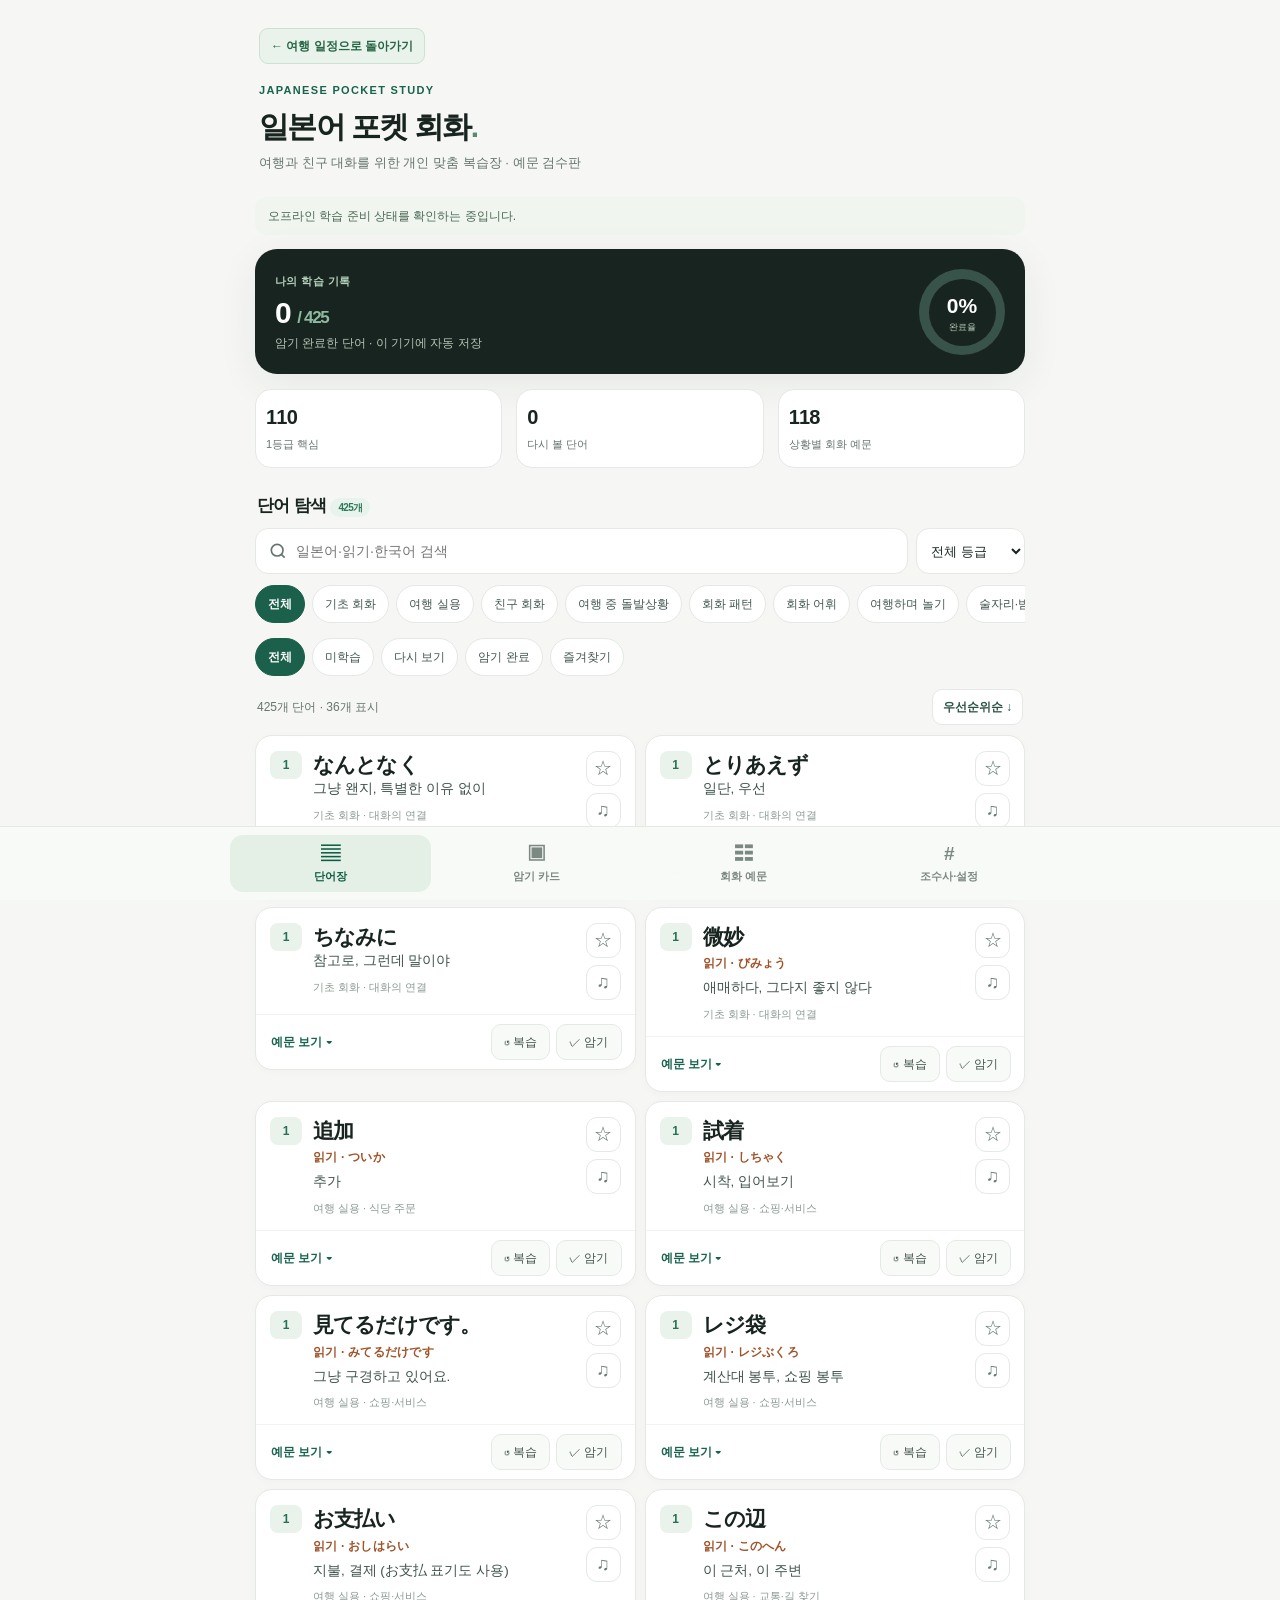
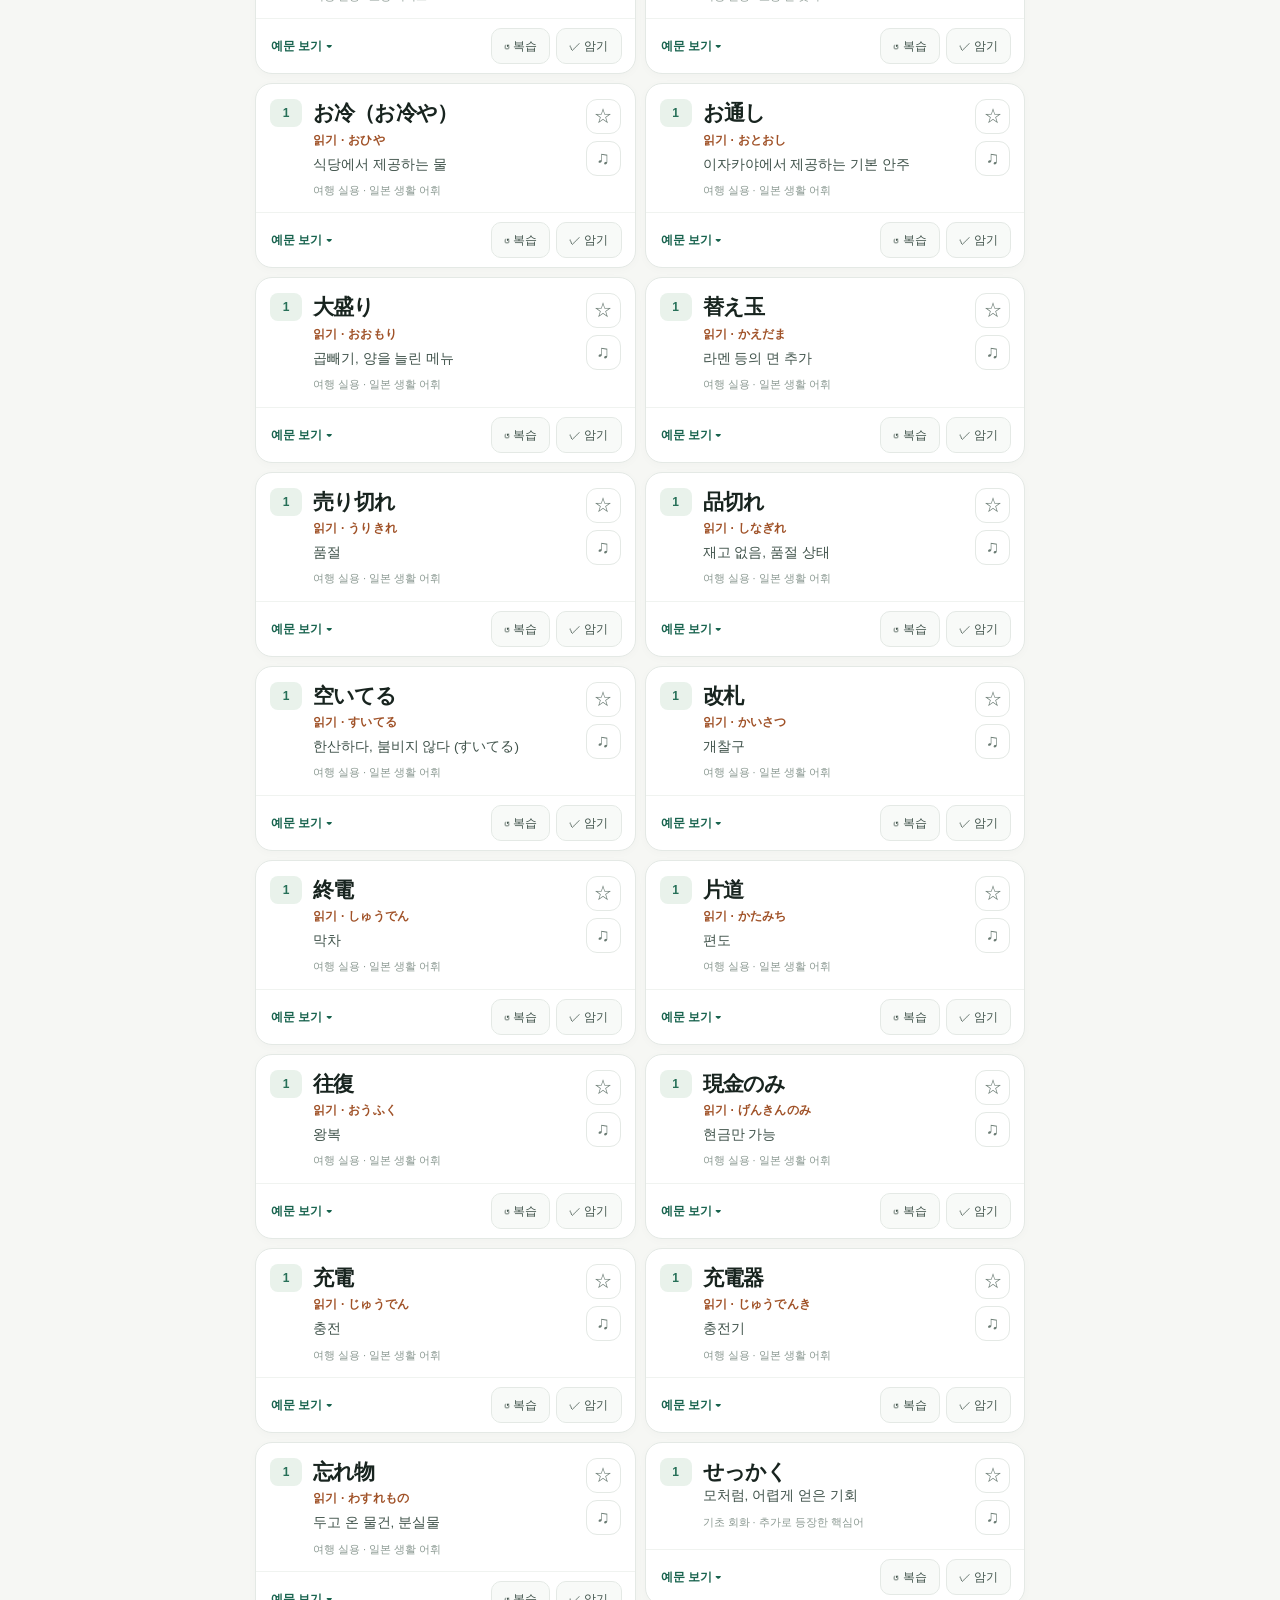
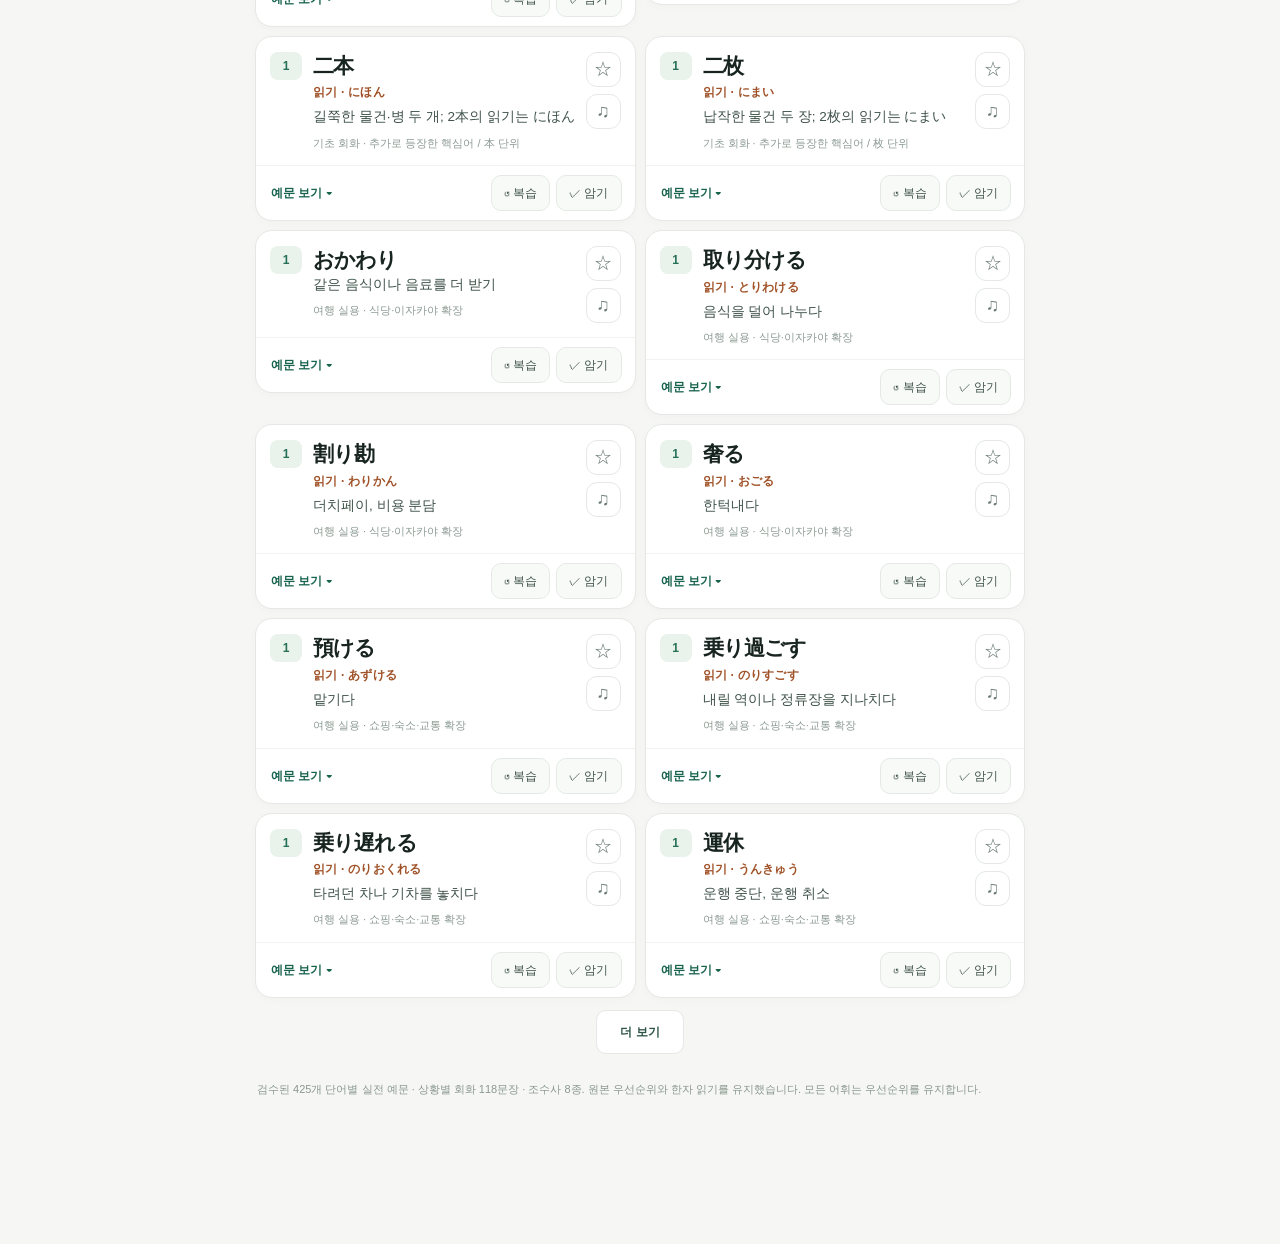
<file: japanese.html>
<!doctype html>
<html lang="ko"><head><meta charset="utf-8"><meta name="viewport" content="width=device-width, initial-scale=1, viewport-fit=cover"><meta name="theme-color" content="#f6f7f4"><title>일본어 학습 · TOKYO FIELD GUIDE</title><link rel="manifest" href="./japanese-manifest.webmanifest"><meta name="apple-mobile-web-app-capable" content="yes"><meta name="apple-mobile-web-app-title" content="도쿄 학습">
<style>
:root{color-scheme:light;--bg:#f6f7f4;--white:#fff;--ink:#18241f;--muted:#66746f;--border:#e4e9e5;--green:#18634e;--lime:#d9efcb;--pale:#e9f4eb;--orange:#b05c20;--soft:#fff6ed;--shadow:0 10px 40px rgba(28,49,39,.07)}
*{box-sizing:border-box}html{scroll-behavior:smooth}body{margin:0;background:var(--bg);color:var(--ink);font-family:-apple-system,BlinkMacSystemFont,'Pretendard','Noto Sans KR','Hiragino Kaku Gothic ProN','Yu Gothic',sans-serif;font-size:15px;line-height:1.5;-webkit-tap-highlight-color:transparent}button,input,select{font:inherit}button{cursor:pointer}button:focus-visible,input:focus-visible,select:focus-visible{outline:3px solid #8bbaa0;outline-offset:2px}.app{max-width:820px;margin:auto;min-height:100vh;padding:0 17px 120px}header{padding:28px 4px 15px}header .kicker{font-weight:800;letter-spacing:.12em;color:var(--green);font-size:11px}header h1{margin:5px 0 4px;font-size:30px;letter-spacing:-.055em;font-weight:800}header p{margin:0;color:var(--muted);font-size:13px}.hero{background:var(--ink);border-radius:22px;color:white;padding:20px 20px 19px;box-shadow:var(--shadow);display:grid;grid-template-columns:1fr auto;align-items:center;gap:12px;margin-bottom:15px}.hero .sub{font-size:11px;color:#b4d1be;letter-spacing:.04em;font-weight:700}.hero .big{font-size:30px;letter-spacing:-.045em;font-weight:800;line-height:1.15;margin:7px 0 3px}.hero .caption{color:#b3c4b9;font-size:12px}.ring{width:86px;height:86px;border-radius:50%;display:grid;place-items:center;background:conic-gradient(#bfe8a4 var(--pct,0%),#385349 0)}.ring-inner{height:67px;width:67px;border-radius:50%;background:var(--ink);display:flex;align-items:center;justify-content:center;flex-direction:column}.ring b{font-size:21px}.ring span{font-size:9px;color:#b4cbb9}.stats{display:grid;grid-template-columns:repeat(3,1fr);gap:9px;margin-bottom:19px}.stat{border:1px solid var(--border);border-radius:16px;background:white;padding:12px 10px;min-width:0}.stat b{display:block;font-size:20px;letter-spacing:-.04em}.stat span{font-size:11px;color:var(--muted)}.section-title{font-weight:800;font-size:17px;letter-spacing:-.04em;margin:25px 2px 10px}.toolbar{display:flex;gap:8px;align-items:center}.search{position:relative;flex:1}.search svg{position:absolute;left:13px;top:13px;color:var(--muted)}.search input{height:46px;border:1px solid var(--border);background:white;border-radius:13px;padding:0 14px 0 40px;width:100%;outline:none;font-size:14px;color:var(--ink)}.search input:focus{border-color:#86ba99}.select{height:46px;width:109px;border-radius:13px;border:1px solid var(--border);background:white;color:var(--ink);padding-left:10px;font-size:13px}.chips{display:flex;gap:7px;overflow-x:auto;padding:11px 0 4px;scrollbar-width:none}.chips::-webkit-scrollbar{display:none}.chip{flex:0 0 auto;background:#fff;border:1px solid var(--border);color:#435750;padding:9px 12px;border-radius:999px;font-size:12px;white-space:nowrap}.chip.active{background:#1b604a;border-color:#1b604a;color:#fff;font-weight:750}.summary-row{display:flex;align-items:center;justify-content:space-between;margin:9px 2px 10px;gap:8px}.summary-row small{color:var(--muted);font-size:12px}.mini-btn{border:1px solid var(--border);color:#2b5346;background:white;border-radius:10px;padding:8px 10px;font-size:12px;font-weight:650}.word-list{display:grid;gap:9px}.word{background:white;border:1px solid var(--border);border-radius:17px;overflow:hidden;box-shadow:0 2px 10px rgba(34,62,45,.022)}.word-top{display:flex;gap:11px;padding:15px 14px 14px}.pbadge{height:28px;min-width:32px;border-radius:8px;background:#e9f2eb;color:#277058;display:grid;place-items:center;font-size:12px;font-weight:800}.p2{background:#edf1fd;color:#5467a2}.p3{background:#f8f0e7;color:#9b6c30}.p4{background:#f1f2f3;color:#838b8d}.word-content{flex:1;min-width:0}.word-jp{font-size:23px;line-height:1.35;letter-spacing:-.04em;font-weight:800;overflow-wrap:anywhere}.word-reading{font-size:12px;color:#a05228;font-weight:650;margin:3px 0 6px;letter-spacing:.02em}.word-ko{font-size:13.5px;color:#40534b;overflow-wrap:anywhere}.word-topic{font-size:11px;color:#8c9a93;margin-top:7px}.actcol{display:flex;flex-direction:column;gap:7px}.icon-btn{height:35px;width:35px;border:1px solid var(--border);border-radius:11px;background:#fff;color:#6a7b73;display:grid;place-items:center;font-size:18px}.icon-btn.on{background:#e2f2e8;color:#126c48;border-color:#b8dec7}.word-bottom{border-top:1px solid #f0f3f0;display:flex;align-items:center;justify-content:space-between;gap:5px;padding:9px 13px}.textbtn{border:0;background:transparent;color:var(--green);font-size:12px;font-weight:750;padding:5px 2px}.statusbtn{border:1px solid var(--border);background:#f8faf8;border-radius:10px;padding:8px 12px;font-size:12px;color:#40534b}.statusbtn.done{background:#dcf1e3;border-color:#b8dbbf;color:#16653d;font-weight:750}.example{padding:13px 15px 16px;background:#f8fbf8;border-top:1px solid var(--border)}.example .lab{font-size:10px;letter-spacing:.05em;text-transform:uppercase;color:#6f8c7d;font-weight:800;margin-bottom:7px}.example .ja{font-size:15px;line-height:1.65;font-weight:700;overflow-wrap:anywhere}.example .ko{font-size:13px;color:#687e6e;margin-top:7px;line-height:1.65}.example .meta{font-size:10px;margin-top:9px;color:#9da9a0}.empty{padding:45px 22px;text-align:center;background:white;border-radius:17px;color:var(--muted)}.card-wrap{perspective:1200px;margin:15px 0}.flash{background:white;border:1px solid var(--border);border-radius:23px;min-height:345px;box-shadow:var(--shadow);padding:23px 21px;display:flex;flex-direction:column;align-items:center;justify-content:center;text-align:center;cursor:pointer;user-select:none;position:relative}.flash:active{transform:scale(.996)}.flash .card-index{position:absolute;top:17px;left:17px;color:var(--muted);font-size:12px}.flash .flip-label{position:absolute;bottom:16px;color:#84968c;font-size:11px}.flash .jp{font-size:clamp(28px,7vw,45px);font-weight:820;letter-spacing:-.06em;overflow-wrap:anywhere;max-width:100%}.flash .rd{color:#ad673b;font-size:17px;margin:13px 0 0}.flash .meaning{font-size:19px;font-weight:700;line-height:1.65}.flash .scene{font-size:12px;color:#87998b;margin-top:11px}.flash .example-ja{font-size:16px;line-height:1.7;margin:10px 0 0}.flash .example-ko{font-size:13px;color:#62766a;line-height:1.65;margin:10px 0 0}.flash-back{background:#edf6ef}.flash-controls{display:grid;grid-template-columns:1fr 1fr;gap:10px}.action{border:0;border-radius:15px;min-height:50px;font-weight:760}.action.weak{background:#fff0e4;color:#a45122}.action.strong{background:#1c694e;color:#fff}.flash-nav{display:flex;align-items:center;justify-content:space-between;margin:11px 0}.flash-nav button{border:1px solid var(--border);border-radius:12px;padding:9px 13px;background:white;color:#3d5e4d;font-size:13px}.ex-card{background:white;border:1px solid var(--border);border-radius:17px;padding:16px;margin-bottom:9px}.ex-card .category{color:#52836e;font-weight:750;font-size:11px;margin-bottom:8px}.ex-card .ja{font-size:17px;font-weight:700;line-height:1.65}.ex-card .ko{font-size:13px;color:#5e7166;margin-top:9px}.counter{background:white;border:1px solid var(--border);border-radius:16px;padding:17px;margin-bottom:10px}.counter h3{margin:0 0 3px;font-size:17px}.counter .desc{font-size:12px;color:var(--muted)}.counter .vals{display:grid;grid-template-columns:repeat(3,1fr);margin-top:13px;gap:7px}.counter .value{background:#f7faf8;border-radius:12px;text-align:center;padding:12px 5px}.counter .value b{font-size:19px;display:block}.counter .value small{color:#a06237;font-size:12px}.bottom{position:fixed;left:0;right:0;bottom:0;padding:8px max(12px,env(safe-area-inset-right)) calc(8px + env(safe-area-inset-bottom)) max(12px,env(safe-area-inset-left));background:rgba(248,250,247,.95);backdrop-filter:blur(16px);border-top:1px solid #e4e9e5;z-index:10}.bottom-inner{max-width:820px;margin:auto;display:grid;grid-template-columns:repeat(4,1fr);gap:5px}.nav{border:0;background:transparent;color:#7b8982;display:flex;align-items:center;flex-direction:column;justify-content:center;gap:3px;padding:8px 4px;font-size:11px;border-radius:13px;min-height:52px;font-weight:650}.nav.active{color:#0e5c43;background:#e4f0e6}.nav .ni{font-size:19px;line-height:1.15}.settings{background:white;border:1px solid var(--border);border-radius:16px;padding:15px;margin-top:20px}.settings h3{margin:0 0 7px;font-size:15px}.settings p{font-size:12px;color:var(--muted);margin:0 0 12px}.settings-row{display:flex;gap:9px;flex-wrap:wrap}.settings-row button{border:1px solid var(--border);background:#fff;padding:10px 12px;border-radius:10px;font-size:12px}.muted{color:var(--muted)}.note{font-size:11px;color:#829087;margin:15px 2px;line-height:1.65}.pill{border-radius:999px;padding:4px 8px;background:#e9f3ed;color:#2d795b;font-size:10px;font-weight:800}.progressbar{height:5px;background:#e9eee9;border-radius:3px;overflow:hidden}.progressbar i{display:block;background:#2e8664;height:100%;width:0}.hidden{display:none!important}footer{font-size:11px;color:#89978f;padding:26px 2px;line-height:1.7} @media(min-width:650px){.app{padding:0 25px 120px}.word-list{grid-template-columns:1fr 1fr;align-items:start}.word-jp{font-size:21px}.flash{min-height:400px}.stats{gap:14px}} @media(prefers-reduced-motion:reduce){*{scroll-behavior:auto!important;transition:none!important}}
.save-warning{margin:0 3px 14px;padding:12px 14px;border-radius:13px;background:#fff3e5;color:#82471a;border:1px solid #eed0ab;font-size:12px;line-height:1.6}.note-text{padding:8px 0 0;color:#687d6f;font-size:11px;line-height:1.6}.flash .jp{word-break:keep-all}.flash .example-ja{word-break:keep-all}.flash .meaning{overflow-wrap:anywhere}button:disabled{opacity:.5;cursor:not-allowed}@media(max-width:360px){.statusbtn{padding:7px 8px;font-size:11px}.word-bottom{padding:8px 9px}.flash-nav button{padding:9px 8px;font-size:12px}}

.jp-back{display:inline-flex;align-items:center;gap:6px;text-decoration:none;color:#256644;font-size:12px;font-weight:780;background:#eaf3eb;border:1px solid #cce1d1;padding:8px 11px;border-radius:9px;margin-bottom:18px}
.jp-back:focus-visible{outline:3px solid #b78545;outline-offset:2px}
.offline-status{font-size:12px;line-height:1.5;padding:10px 13px;background:#f0f6ef;border-radius:11px;color:#496753;margin:10px 0 14px}
.settings #storageStatus,.settings #persistState{display:block;font-size:12px;line-height:1.6;color:#51715a;margin:8px 0}
</style></head><body><div class="app">
<header><a class="jp-back" href="./index.html" aria-label="도쿄 여행 일정 페이지로 돌아가기">← 여행 일정으로 돌아가기</a><div class="kicker">JAPANESE POCKET STUDY</div><h1>일본어 포켓 회화<span style="color:#598b6d">.</span></h1><p>여행과 친구 대화를 위한 개인 맞춤 복습장 · 예문 검수판</p></header>
<div class="offline-status" id="offlineStatus" role="status">오프라인 학습 준비 상태를 확인하는 중입니다.</div>
<div id="saveWarning" class="save-warning hidden" role="alert">이 브라우저에서는 학습 기록 자동 저장을 사용할 수 없습니다. ‘조수사·설정’에서 진도를 JSON으로 백업하거나 다른 브라우저로 열어 주세요.</div>
<section class="hero"><div><div class="sub">나의 학습 기록</div><div class="big"><span id="mastered">0</span> <span style="color:#8fb9a0;font-size:17px">/ 425</span></div><div class="caption">암기 완료한 단어 · 이 기기에 자동 저장</div></div><div class="ring" id="ring"><div class="ring-inner"><b id="percent">0%</b><span>완료율</span></div></div></section>
<div class="stats"><div class="stat"><b id="sFocus">110</b><span>1등급 핵심</span></div><div class="stat"><b id="sReview">0</b><span>다시 볼 단어</span></div><div class="stat"><b>118</b><span>상황별 회화 예문</span></div></div>
<section id="wordsScreen"><h2 class="section-title">단어 탐색 <span class="pill">425개</span></h2><div class="toolbar"><div class="search"><svg width="20" height="20" viewBox="0 0 24 24" fill="none" stroke="currentColor" stroke-width="2"><circle cx="11" cy="11" r="7"/><path d="m20 20-4-4"/></svg><input id="query" placeholder="일본어·읽기·한국어 검색" aria-label="단어 검색" autocomplete="off"></div><select class="select" id="grade" aria-label="우선순위"><option value="all">전체 등급</option><option value="1">1등급</option><option value="2">2등급</option><option value="3">3등급</option><option value="4">4등급</option></select></div><div class="chips" id="topics"></div><div class="chips" id="statuses"><button class="chip active" data-status="all">전체</button><button class="chip" data-status="new">미학습</button><button class="chip" data-status="review">다시 보기</button><button class="chip" data-status="done">암기 완료</button><button class="chip" data-status="star">즐겨찾기</button></div><div class="summary-row"><small id="countline">425개 표시</small><button class="mini-btn" id="sortBtn">우선순위순 ↓</button></div><div class="word-list" id="wordList"></div><div id="moreWrap" style="text-align:center;margin-top:12px"><button id="moreBtn" class="mini-btn" style="padding:12px 23px">더 보기</button></div></section>
<section id="cardsScreen" class="hidden"><h2 class="section-title">뒤집기 카드</h2><p class="muted" style="font-size:13px;margin:0 2px 10px">단어를 보고 뜻을 떠올린 뒤 카드를 눌러 확인하세요. 학습 상태는 자동 저장됩니다.</p><div class="toolbar"><select id="cardGrade" class="select" style="width:50%;max-width:none"><option value="1">1등급부터</option><option value="2">2등급</option><option value="3">3등급</option><option value="4">4등급</option><option value="all">전체 등급</option></select><select id="cardPool" class="select" style="width:50%;max-width:none"><option value="notdone">미암기 우선</option><option value="all">모든 단어</option><option value="review">다시 보기만</option><option value="star">즐겨찾기만</option></select></div><div class="flash-nav"><button id="shuffleBtn">섞기 ↝</button><span class="muted" id="cardPosition" style="font-size:12px">1 / 110</span><button id="reverseBtn">한국어 먼저</button></div><div class="flash-nav"><button id="readingBtn" type="button" aria-pressed="false">요미가나 숨기기</button><span class="muted" style="font-size:11px">읽기 암기용으로 숨길 수 있어요</span></div><div class="progressbar"><i id="cardProgress"></i></div><div id="flash" class="card-wrap"></div><div class="flash-controls"><button class="action weak" id="missBtn">↺ 다시 보기</button><button class="action strong" id="knowBtn">✓ 알고 있어요</button></div><div class="flash-nav"><button id="prevBtn">← 이전</button><button id="speakCardBtn">♪ 발음 듣기</button><button id="nextBtn">다음 →</button></div></section>
<section id="examplesScreen" class="hidden"><h2 class="section-title">상황별 회화 118문장</h2><p class="muted" style="font-size:13px;margin:0 2px 11px">원본 회화 예문 전체를 보존했습니다. 문장 또는 상황 이름을 검색할 수 있습니다.</p><div class="search"><svg width="20" height="20" viewBox="0 0 24 24" fill="none" stroke="currentColor" stroke-width="2"><circle cx="11" cy="11" r="7"/><path d="m20 20-4-4"/></svg><input id="exQuery" placeholder="상황·일본어·한국어 검색" aria-label="예문 검색" autocomplete="off"></div><div class="chips" id="exTopics"></div><div class="summary-row"><small id="exCount">118개 문장</small><button class="mini-btn" id="exToggle">한국어 가리기</button></div><div id="exList"></div></section>
<section id="counterScreen" class="hidden"><h2 class="section-title">숫자 · 조수사</h2><p class="muted" style="font-size:13px;margin:0 2px 15px">병·장·잔·사람 등 일본어 수량 표현을 읽는 법과 함께 정리했습니다.</p><div id="counterList"></div><div class="settings"><h3>학습 데이터 관리</h3><p>학습 기록은 현재 브라우저의 저장 공간을 사용합니다. 기기 변경·브라우저 초기화에 대비해 JSON 백업을 권장합니다.</p><div id="storageStatus" aria-live="polite"></div><div class="settings-row"><button id="persistBtn" type="button">저장 보호 요청</button><button id="exportBtn">진도 백업</button><button id="importBtn">백업 불러오기</button><input type="file" id="importFile" accept=".json,application/json" class="hidden"><button id="resetBtn">학습 기록 초기화</button></div><div id="persistState" aria-live="polite"></div></div><p class="note">첫 온라인 방문에서 오프라인 파일이 저장되면 다음부터 인터넷이 없어도 단어·예문을 학습할 수 있습니다. iPhone에서는 Safari 공유 메뉴에서 홈 화면에 추가할 수 있습니다. iOS에서 브라우저와 홈 화면 앱의 학습 기록이 분리되거나 저장 공간이 정리될 수 있으므로 JSON 백업을 권장합니다. 지도 타일이나 외부 링크는 오프라인에서 작동하지 않을 수 있습니다.</p></section>
<footer>검수된 425개 단어별 실전 예문 · 상황별 회화 118문장 · 조수사 8종. 원본 우선순위와 한자 읽기를 유지했습니다. 모든 어휘는 우선순위를 유지합니다.</footer></div>
<nav class="bottom" aria-label="학습 메뉴"><div class="bottom-inner"><button class="nav active" data-page="words"><span class="ni">▤</span><span>단어장</span></button><button class="nav" data-page="cards"><span class="ni">▣</span><span>암기 카드</span></button><button class="nav" data-page="examples"><span class="ni">☷</span><span>회화 예문</span></button><button class="nav" data-page="counter"><span class="ni">#</span><span>조수사·설정</span></button></div></nav>
<script id="studyData" type="application/json">{"words":[{"id":1,"p":1,"group":"기초 회화","topic":"대화의 연결","jp":"なんとなく","reading":"","ko":"그냥 왠지, 특별한 이유 없이","tag":"직접 선택 · 우선 복습","ex":"最初はなんとなくだったけど、勉強してるうちに文化にも興味が湧いてきてさ。","exko":"처음엔 그냥 막연했는데 공부하다 보니 문화에도 흥미가 생겨서.","evidence":"직접 선택한 헷갈리는 표현 · 즉시 복습","example_type":"실전"},{"id":2,"p":1,"group":"기초 회화","topic":"대화의 연결","jp":"とりあえず","reading":"","ko":"일단, 우선","tag":"직접 선택 · 우선 복습","ex":"とりあえず、駅まで行ってみようか。","exko":"일단 역까지 가 볼까?","evidence":"직접 선택한 헷갈리는 표현 · 즉시 복습","example_type":"실전"},{"id":3,"p":1,"group":"기초 회화","topic":"대화의 연결","jp":"ちなみに","reading":"","ko":"참고로, 그런데 말이야","tag":"직접 선택 · 우선 복습","ex":"ちなみに、明日は何時から空いてる？","exko":"참고로 내일 몇 시부터 시간 돼?","evidence":"직접 선택한 헷갈리는 표현 · 즉시 복습","example_type":"실전"},{"id":4,"p":1,"group":"기초 회화","topic":"대화의 연결","jp":"微妙","reading":"びみょう","ko":"애매하다, 그다지 좋지 않다","tag":"직접 선택 · 우선 복습","ex":"これ、味がちょっと微妙かも。","exko":"이거 맛이 좀 애매한 것 같아.","evidence":"직접 선택한 헷갈리는 표현 · 즉시 복습","example_type":"실전"},{"id":5,"p":1,"group":"여행 실용","topic":"식당 주문","jp":"追加","reading":"ついか","ko":"추가","tag":"직접 선택 · 우선 복습","ex":"あと一品、追加してもいい？","exko":"한 가지 더 추가해도 돼?","evidence":"직접 선택한 헷갈리는 표현 · 즉시 복습","example_type":"실전"},{"id":6,"p":1,"group":"여행 실용","topic":"쇼핑·서비스","jp":"試着","reading":"しちゃく","ko":"시착, 입어보기","tag":"직접 선택 · 우선 복습","ex":"これ、試着してもいいですか？","exko":"이거 입어 봐도 될까요?","evidence":"직접 선택한 헷갈리는 표현 · 즉시 복습","example_type":"실전"},{"id":7,"p":1,"group":"여행 실용","topic":"쇼핑·서비스","jp":"見てるだけです。","reading":"みてるだけです","ko":"그냥 구경하고 있어요.","tag":"직접 선택 · 우선 복습","ex":"ありがとうございます。見てるだけです。","exko":"감사합니다. 그냥 구경 중이에요.","evidence":"직접 선택한 헷갈리는 표현 · 즉시 복습","example_type":"실전"},{"id":8,"p":1,"group":"여행 실용","topic":"쇼핑·서비스","jp":"レジ袋","reading":"レジぶくろ","ko":"계산대 봉투, 쇼핑 봉투","tag":"직접 선택 · 우선 복습","ex":"レジ袋は大丈夫です。","exko":"봉투는 괜찮습니다.","evidence":"직접 선택한 헷갈리는 표현 · 즉시 복습","example_type":"실전"},{"id":9,"p":1,"group":"여행 실용","topic":"쇼핑·서비스","jp":"お支払い","reading":"おしはらい","ko":"지불, 결제 (お支払 표기도 사용)","tag":"직접 선택 · 우선 복습","ex":"お支払いは現金とカード、どちらになさいますか？","exko":"결제는 현금과 카드 중 어떤 것으로 하시겠어요?","evidence":"직접 선택한 헷갈리는 표현 · 즉시 복습","example_type":"실전"},{"id":10,"p":1,"group":"여행 실용","topic":"교통·길 찾기","jp":"この辺","reading":"このへん","ko":"이 근처, 이 주변","tag":"직접 선택 · 우선 복습","ex":"この辺にコンビニある？","exko":"이 근처에 편의점 있어?","evidence":"직접 선택한 헷갈리는 표현 · 즉시 복습","example_type":"실전"},{"id":11,"p":1,"group":"여행 실용","topic":"일본 생활 어휘","jp":"お冷（お冷や）","reading":"おひや","ko":"식당에서 제공하는 물","tag":"직접 선택 · 우선 복습","ex":"すみません、お冷やをもう一杯お願いします。","exko":"죄송한데 물 한 잔 더 주세요.","evidence":"직접 선택한 헷갈리는 표현 · 즉시 복습","example_type":"실전"},{"id":12,"p":1,"group":"여행 실용","topic":"일본 생활 어휘","jp":"お通し","reading":"おとおし","ko":"이자카야에서 제공하는 기본 안주","tag":"직접 선택 · 우선 복습","ex":"このお通し、何の料理？","exko":"이 기본 안주는 무슨 요리야?","evidence":"직접 선택한 헷갈리는 표현 · 즉시 복습","example_type":"실전"},{"id":13,"p":1,"group":"여행 실용","topic":"일본 생활 어휘","jp":"大盛り","reading":"おおもり","ko":"곱빼기, 양을 늘린 메뉴","tag":"직접 선택 · 우선 복습","ex":"ご飯、大盛りにできますか？","exko":"밥 곱빼기로 가능할까요?","evidence":"직접 선택한 헷갈리는 표현 · 즉시 복습","example_type":"실전"},{"id":14,"p":1,"group":"여행 실용","topic":"일본 생활 어휘","jp":"替え玉","reading":"かえだま","ko":"라멘 등의 면 추가","tag":"직접 선택 · 우선 복습","ex":"替え玉、一つお願いします。","exko":"면 추가 하나 부탁드립니다.","evidence":"직접 선택한 헷갈리는 표현 · 즉시 복습","example_type":"실전"},{"id":15,"p":1,"group":"여행 실용","topic":"일본 생활 어휘","jp":"売り切れ","reading":"うりきれ","ko":"품절","tag":"직접 선택 · 우선 복습","ex":"え、それもう売り切れなの？","exko":"어, 그거 벌써 다 팔렸어?","evidence":"직접 선택한 헷갈리는 표현 · 즉시 복습","example_type":"실전"},{"id":16,"p":1,"group":"여행 실용","topic":"일본 생활 어휘","jp":"品切れ","reading":"しなぎれ","ko":"재고 없음, 품절 상태","tag":"직접 선택 · 우선 복습","ex":"今は品切れみたい。","exko":"지금은 품절인 것 같아.","evidence":"직접 선택한 헷갈리는 표현 · 즉시 복습","example_type":"실전"},{"id":17,"p":1,"group":"여행 실용","topic":"일본 생활 어휘","jp":"空いてる","reading":"すいてる","ko":"한산하다, 붐비지 않다 (すいてる)","tag":"직접 선택 · 우선 복습","ex":"平日の昼なら、あの店も空いてるんじゃない？","exko":"평일 낮이면 저 가게도 한산하지 않을까?","evidence":"직접 선택한 헷갈리는 표현 · 즉시 복습","example_type":"실전","note":"여기서는 「すいてる」(한산하다). 「あいてる」는 영업 중이다·시간이 비었다는 뜻으로도 쓴다."},{"id":18,"p":1,"group":"여행 실용","topic":"일본 생활 어휘","jp":"改札","reading":"かいさつ","ko":"개찰구","tag":"직접 선택 · 우선 복습","ex":"改札の前で待ってるね。","exko":"개찰구 앞에서 기다릴게.","evidence":"직접 선택한 헷갈리는 표현 · 즉시 복습","example_type":"실전"},{"id":19,"p":1,"group":"여행 실용","topic":"일본 생활 어휘","jp":"終電","reading":"しゅうでん","ko":"막차","tag":"직접 선택 · 우선 복습","ex":"今日の終電って何時だっけ？","exko":"오늘 막차 몇 시였지?","evidence":"직접 선택한 헷갈리는 표현 · 즉시 복습","example_type":"실전"},{"id":20,"p":1,"group":"여행 실용","topic":"일본 생활 어휘","jp":"片道","reading":"かたみち","ko":"편도","tag":"직접 선택 · 우선 복습","ex":"片道だといくらかかる？","exko":"편도로 가면 얼마 들어?","evidence":"직접 선택한 헷갈리는 표현 · 즉시 복습","example_type":"실전"},{"id":21,"p":1,"group":"여행 실용","topic":"일본 생활 어휘","jp":"往復","reading":"おうふく","ko":"왕복","tag":"직접 선택 · 우선 복습","ex":"往復で買ったほうが安い？","exko":"왕복으로 사는 게 더 싸?","evidence":"직접 선택한 헷갈리는 표현 · 즉시 복습","example_type":"실전"},{"id":22,"p":1,"group":"여행 실용","topic":"일본 생활 어휘","jp":"現金のみ","reading":"げんきんのみ","ko":"현금만 가능","tag":"직접 선택 · 우선 복습","ex":"あそこ現金のみらしいよ。","exko":"저기는 현금만 가능하대.","evidence":"직접 선택한 헷갈리는 표현 · 즉시 복습","example_type":"실전"},{"id":23,"p":1,"group":"여행 실용","topic":"일본 생활 어휘","jp":"充電","reading":"じゅうでん","ko":"충전","tag":"직접 선택 · 우선 복습","ex":"ここで充電しても大丈夫？","exko":"여기서 충전해도 돼?","evidence":"직접 선택한 헷갈리는 표현 · 즉시 복습","example_type":"실전"},{"id":24,"p":1,"group":"여행 실용","topic":"일본 생활 어휘","jp":"充電器","reading":"じゅうでんき","ko":"충전기","tag":"직접 선택 · 우선 복습","ex":"充電器、ちょっと貸してくれない？","exko":"충전기 잠깐 빌려줄래?","evidence":"직접 선택한 헷갈리는 표현 · 즉시 복습","example_type":"실전"},{"id":25,"p":1,"group":"여행 실용","topic":"일본 생활 어휘","jp":"忘れ物","reading":"わすれもの","ko":"두고 온 물건, 분실물","tag":"직접 선택 · 우선 복습","ex":"忘れ物してないか確認しよう。","exko":"두고 온 물건 없는지 확인하자.","evidence":"직접 선택한 헷갈리는 표현 · 즉시 복습","example_type":"실전"},{"id":26,"p":1,"group":"기초 회화","topic":"추가로 등장한 핵심어","jp":"せっかく","reading":"","ko":"모처럼, 어렵게 얻은 기회","tag":"직접 선택 · 우선 복습","ex":"せっかく来たんだし、写真撮ろう。","exko":"모처럼 왔으니까 사진 찍자.","evidence":"직접 선택한 헷갈리는 표현 · 즉시 복습","example_type":"실전"},{"id":27,"p":1,"group":"기초 회화","topic":"추가로 등장한 핵심어 / 本 단위","jp":"二本","reading":"にほん","ko":"길쭉한 물건·병 두 개; 2本의 읽기는 にほん","tag":"직접 선택 · 우선 복습","ex":"水、二本買っておこう。","exko":"물 두 병 사 두자.","evidence":"직접 선택한 헷갈리는 표현 · 즉시 복습","example_type":"실전"},{"id":28,"p":1,"group":"기초 회화","topic":"추가로 등장한 핵심어 / 枚 단위","jp":"二枚","reading":"にまい","ko":"납작한 물건 두 장; 2枚의 읽기는 にまい","tag":"직접 선택 · 우선 복습","ex":"チケット、二枚お願いします。","exko":"티켓 두 장 부탁드려요.","evidence":"직접 선택한 헷갈리는 표현 · 즉시 복습","example_type":"실전"},{"id":29,"p":1,"group":"여행 실용","topic":"식당·이자카야 확장","jp":"おかわり","reading":"","ko":"같은 음식이나 음료를 더 받기","tag":"추가 학습","ex":"ご飯のおかわりって無料？","exko":"밥 더 먹는 거 무료야?","evidence":"여행·친구 회화에서 즉각 활용할 핵심 표현","example_type":"실전","note":"おかわり는 같은 음식을 한 번 더 받는 것. 처음부터 양을 늘리는 大盛り와 구분한다."},{"id":30,"p":1,"group":"여행 실용","topic":"식당·이자카야 확장","jp":"取り分ける","reading":"とりわける","ko":"음식을 덜어 나누다","tag":"추가 학습","ex":"この料理、二人で取り分けよう。","exko":"이 요리 둘이 나눠 먹자.","evidence":"여행·친구 회화에서 즉각 활용할 핵심 표현","example_type":"실전"},{"id":31,"p":1,"group":"여행 실용","topic":"식당·이자카야 확장","jp":"割り勘","reading":"わりかん","ko":"더치페이, 비용 분담","tag":"추가 학습","ex":"今日は割り勘にしようか。","exko":"오늘은 더치페이할까?","evidence":"여행·친구 회화에서 즉각 활용할 핵심 표현","example_type":"실전"},{"id":32,"p":1,"group":"여행 실용","topic":"식당·이자카야 확장","jp":"奢る","reading":"おごる","ko":"한턱내다","tag":"추가 학습","ex":"ここは俺が奢るよ。","exko":"여긴 내가 살게.","evidence":"여행·친구 회화에서 즉각 활용할 핵심 표현","example_type":"실전"},{"id":33,"p":1,"group":"여행 실용","topic":"쇼핑·숙소·교통 확장","jp":"預ける","reading":"あずける","ko":"맡기다","tag":"추가 학습","ex":"荷物、ホテルに預けてきた。","exko":"짐은 호텔에 맡기고 왔어.","evidence":"여행·친구 회화에서 즉각 활용할 핵심 표현","example_type":"실전"},{"id":34,"p":1,"group":"여행 실용","topic":"쇼핑·숙소·교통 확장","jp":"乗り過ごす","reading":"のりすごす","ko":"내릴 역이나 정류장을 지나치다","tag":"추가 학습","ex":"ぼーっとしてて一駅乗り過ごした。","exko":"멍하게 있다가 한 역 지나쳤어.","evidence":"여행·친구 회화에서 즉각 활용할 핵심 표현","example_type":"실전"},{"id":35,"p":1,"group":"여행 실용","topic":"쇼핑·숙소·교통 확장","jp":"乗り遅れる","reading":"のりおくれる","ko":"타려던 차나 기차를 놓치다","tag":"추가 학습","ex":"電車に乗り遅れちゃった。","exko":"전철을 놓쳐 버렸어.","evidence":"여행·친구 회화에서 즉각 활용할 핵심 표현","example_type":"실전"},{"id":36,"p":1,"group":"여행 실용","topic":"쇼핑·숙소·교통 확장","jp":"運休","reading":"うんきゅう","ko":"운행 중단, 운행 취소","tag":"추가 학습","ex":"この電車、今日は運休だって。","exko":"이 전철 오늘 운행 중단이래.","evidence":"여행·친구 회화에서 즉각 활용할 핵심 표현","example_type":"실전"},{"id":37,"p":1,"group":"친구 회화","topic":"약속·만남","jp":"待ち合わせ","reading":"まちあわせ","ko":"정해둔 장소에서 만나기","tag":"추가 학습","ex":"待ち合わせは駅前でいい？","exko":"만나는 장소는 역 앞이면 돼?","evidence":"여행·친구 회화에서 즉각 활용할 핵심 표현","example_type":"실전"},{"id":38,"p":1,"group":"친구 회화","topic":"약속·만남","jp":"合流","reading":"ごうりゅう","ko":"일행과 합류","tag":"추가 학습","ex":"あとで駅で合流しよう。","exko":"이따 역에서 합류하자.","evidence":"여행·친구 회화에서 즉각 활용할 핵심 표현","example_type":"실전"},{"id":39,"p":1,"group":"친구 회화","topic":"약속·만남","jp":"向かってる","reading":"むかってる","ko":"가는 중이야","tag":"추가 학습","ex":"今そっちに向かってる！","exko":"지금 그쪽으로 가고 있어!","evidence":"여행·친구 회화에서 즉각 활용할 핵심 표현","example_type":"실전"},{"id":40,"p":1,"group":"친구 회화","topic":"약속·만남","jp":"間に合う","reading":"まにあう","ko":"시간에 맞추다","tag":"추가 학습","ex":"急げばまだ間に合うかな。","exko":"서두르면 아직 제시간에 갈 수 있으려나.","evidence":"여행·친구 회화에서 즉각 활용할 핵심 표현","example_type":"실전"},{"id":41,"p":1,"group":"친구 회화","topic":"약속·만남","jp":"都合","reading":"つごう","ko":"사정, 일정상의 편의","tag":"추가 학습","ex":"明日、都合どう？","exko":"내일 시간 괜찮아?","evidence":"여행·친구 회화에서 즉각 활용할 핵심 표현","example_type":"실전"},{"id":42,"p":1,"group":"친구 회화","topic":"약속·만남","jp":"はしごする","reading":"","ko":"술집·가게를 연달아 돌아다니다","tag":"추가 학습","ex":"今夜は二軒ぐらいはしごしない？","exko":"오늘 밤 두 군데 정도 연달아 갈래?","evidence":"여행·친구 회화에서 즉각 활용할 핵심 표현","example_type":"실전"},{"id":43,"p":1,"group":"친구 회화","topic":"음식 취향·맛","jp":"あっさり","reading":"","ko":"담백하고 깔끔함","tag":"추가 학습","ex":"今日はあっさりしたものが食べたい。","exko":"오늘은 담백한 게 먹고 싶어.","evidence":"여행·친구 회화에서 즉각 활용할 핵심 표현","example_type":"실전"},{"id":44,"p":1,"group":"친구 회화","topic":"음식 취향·맛","jp":"こってり","reading":"","ko":"진하고 기름진 맛","tag":"추가 학습","ex":"このラーメン、かなりこってりしてるね。","exko":"이 라멘 꽤 진하고 느끼하네.","evidence":"여행·친구 회화에서 즉각 활용할 핵심 표현","example_type":"실전"},{"id":45,"p":1,"group":"친구 회화","topic":"음식 취향·맛","jp":"好みが分かれる","reading":"このみがわかれる","ko":"호불호가 갈리다","tag":"추가 학습","ex":"この味、好みが分かれそう。","exko":"이 맛은 호불호가 갈릴 것 같아.","evidence":"여행·친구 회화에서 즉각 활용할 핵심 표현","example_type":"실전"},{"id":46,"p":1,"group":"친구 회화","topic":"일상·감정","jp":"バタバタしてる","reading":"","ko":"정신없이 바쁘다","tag":"추가 학습","ex":"最近ちょっとバタバタしててさ。","exko":"요즘 좀 정신없이 바빠서 말이야.","evidence":"여행·친구 회화에서 즉각 활용할 핵심 표현","example_type":"실전"},{"id":47,"p":1,"group":"친구 회화","topic":"일상·감정","jp":"気まずい","reading":"きまずい","ko":"분위기나 관계가 어색하다","tag":"추가 학습","ex":"昨日からちょっと気まずいんだよね。","exko":"어제부터 좀 어색하단 말이지.","evidence":"여행·친구 회화에서 즉각 활용할 핵심 표현","example_type":"실전"},{"id":48,"p":1,"group":"여행 중 돌발상황","topic":"분실·착오·신고","jp":"見当たらない","reading":"みあたらない","ko":"아무리 찾아도 보이지 않다","tag":"추가 학습","ex":"スマホが見当たらないんだけど。","exko":"휴대전화가 안 보이는데.","evidence":"여행·친구 회화에서 즉각 활용할 핵심 표현","example_type":"실전"},{"id":49,"p":1,"group":"여행 중 돌발상황","topic":"분실·착오·신고","jp":"置き忘れる","reading":"おきわすれる","ko":"물건을 두고 깜빡하다","tag":"추가 학습","ex":"傘を店に置き忘れたかも。","exko":"우산을 가게에 두고 왔을지도 몰라.","evidence":"여행·친구 회화에서 즉각 활용할 핵심 표현","example_type":"실전"},{"id":50,"p":1,"group":"여행 중 돌발상황","topic":"분실·착오·신고","jp":"落とす","reading":"おとす","ko":"떨어뜨리다, 잃어버리다","tag":"추가 학습","ex":"どこかで定期券落としたみたい。","exko":"어디서 교통패스를 떨어뜨린 것 같아.","evidence":"여행·친구 회화에서 즉각 활용할 핵심 표현","example_type":"실전","note":"여기서 落とす는 떨어뜨려 분실한 경우. 장소에 두고 온 것은 置き忘れる."},{"id":51,"p":1,"group":"여행 중 돌발상황","topic":"분실·착오·신고","jp":"なくす","reading":"","ko":"잃어버리다","tag":"추가 학습","ex":"さっき買った切符なくしちゃった。","exko":"아까 산 표를 잃어버렸어.","evidence":"여행·친구 회화에서 즉각 활용할 핵심 표현","example_type":"실전"},{"id":52,"p":1,"group":"여행 중 돌발상황","topic":"분실·착오·신고","jp":"取り違える","reading":"とりちがえる","ko":"물건을 혼동해 잘못 가져가다","tag":"추가 학습","ex":"誰かと荷物を取り違えたかも。","exko":"누군가와 짐을 바꿔 가져왔을지도 몰라.","evidence":"여행·친구 회화에서 즉각 활용할 핵심 표현","example_type":"실전"},{"id":53,"p":1,"group":"여행 중 돌발상황","topic":"분실·착오·신고","jp":"引き返す","reading":"ひきかえす","ko":"왔던 길로 되돌아가다","tag":"추가 학습","ex":"一回、さっきの店まで引き返そう。","exko":"일단 아까 가게까지 되돌아가자.","evidence":"여행·친구 회화에서 즉각 활용할 핵심 표현","example_type":"실전"},{"id":54,"p":1,"group":"여행 중 돌발상황","topic":"분실·착오·신고","jp":"心当たり","reading":"こころあたり","ko":"짐작 가는 일·장소","tag":"추가 학습","ex":"最後に見た場所、心当たりある？","exko":"마지막으로 본 장소, 짐작 가는 데 있어?","evidence":"여행·친구 회화에서 즉각 활용할 핵심 표현","example_type":"실전"},{"id":55,"p":1,"group":"여행 중 돌발상황","topic":"교통·예약 문제","jp":"運転見合わせ","reading":"うんてんみあわせ","ko":"운행 일시 중단","tag":"추가 학습","ex":"この路線、運転見合わせだって。","exko":"이 노선 운행 일시 중단이래.","evidence":"여행·친구 회화에서 즉각 활용할 핵심 표현","example_type":"실전"},{"id":56,"p":1,"group":"여행 중 돌발상황","topic":"교통·예약 문제","jp":"払い戻し","reading":"はらいもどし","ko":"환급, 환불","tag":"추가 학습","ex":"これ、払い戻しできますか？","exko":"이거 환불할 수 있나요?","evidence":"여행·친구 회화에서 즉각 활용할 핵심 표현","example_type":"실전"},{"id":57,"p":1,"group":"여행 중 돌발상황","topic":"교통·예약 문제","jp":"キャンセル料","reading":"キャンセルりょう","ko":"취소 수수료","tag":"추가 학습","ex":"キャンセル料ってかかるの？","exko":"취소 수수료가 들어?","evidence":"여행·친구 회화에서 즉각 활용할 핵심 표현","example_type":"실전"},{"id":58,"p":1,"group":"여행 중 돌발상황","topic":"휴대전화·통신","jp":"電波が悪い","reading":"でんぱがわるい","ko":"통신 신호가 나쁨","tag":"추가 학습","ex":"ここ、電波悪くない？","exko":"여기 통신 신호 안 좋지 않아?","evidence":"여행·친구 회화에서 즉각 활용할 핵심 표현","example_type":"실전","note":"전화나 모바일 데이터의 수신 상태를 말할 때 사용한다."},{"id":59,"p":1,"group":"여행 중 돌발상황","topic":"휴대전화·통신","jp":"繋がらない","reading":"つながらない","ko":"전화·인터넷 등이 연결되지 않음","tag":"추가 학습","ex":"何回やってもネットに繋がらない。","exko":"몇 번을 해도 인터넷이 안 돼.","evidence":"여행·친구 회화에서 즉각 활용할 핵심 표현","example_type":"실전"},{"id":60,"p":1,"group":"회화 패턴","topic":"구어체 문형","jp":"〜ついでに","reading":"","ko":"~하는 김에","tag":"추가 학습","ex":"買い物のついでに寄ろうよ。","exko":"쇼핑하는 김에 들르자.","evidence":"여행·친구 회화에서 즉각 활용할 핵심 표현","example_type":"실전","note":"〜ついでに는 명사+のついでに 또는 동사의 사전형/た형+ついでに."},{"id":61,"p":1,"group":"회화 패턴","topic":"구어체 문형","jp":"〜ておく／〜とく","reading":"","ko":"미리 ~해 두다 / 구어체 축약","tag":"추가 학습","ex":"チケット、先に買っとくね。","exko":"티켓 먼저 사 둘게.","evidence":"여행·친구 회화에서 즉각 활용할 핵심 표현","example_type":"실전"},{"id":62,"p":1,"group":"회화 패턴","topic":"구어체 문형","jp":"〜ちゃった","reading":"","ko":"~해 버렸다; 〜てしまった의 축약","tag":"추가 학습","ex":"ホテルに傘を忘れちゃった。","exko":"호텔에 우산을 두고 와 버렸어.","evidence":"여행·친구 회화에서 즉각 활용할 핵심 표현","example_type":"실전"},{"id":63,"p":1,"group":"회화 패턴","topic":"구어체 문형","jp":"〜てるうちに","reading":"","ko":"~하는 동안, ~하다 보니","tag":"추가 학습","ex":"一緒に歩いてるうちに、すっかり暗くなったね。","exko":"같이 걷다 보니 어느새 완전히 어두워졌네.","evidence":"여행·친구 회화에서 즉각 활용할 핵심 표현","example_type":"실전"},{"id":64,"p":1,"group":"회화 패턴","topic":"구어체 문형","jp":"〜てみたら","reading":"","ko":"~해 봤더니","tag":"추가 학습","ex":"行ってみたら意外とよかった。","exko":"가 봤더니 의외로 좋았어.","evidence":"여행·친구 회화에서 즉각 활용할 핵심 표현","example_type":"실전"},{"id":65,"p":1,"group":"회화 패턴","topic":"구어체 문형","jp":"〜気がする","reading":"きがする","ko":"~인 것 같다, 느낌이 든다","tag":"추가 학습","ex":"こっちのほうがいい気がする。","exko":"이쪽이 더 나을 것 같아.","evidence":"여행·친구 회화에서 즉각 활용할 핵심 표현","example_type":"실전"},{"id":66,"p":1,"group":"회화 패턴","topic":"구어체 문형","jp":"〜わけじゃない","reading":"","ko":"반드시 ~인 것은 아니다","tag":"추가 학습","ex":"嫌いなわけじゃないんだけど。","exko":"싫다는 건 아닌데.","evidence":"여행·친구 회화에서 즉각 활용할 핵심 표현","example_type":"실전"},{"id":67,"p":1,"group":"회화 패턴","topic":"구어체 문형","jp":"〜って感じ","reading":"かんじ","ko":"~라는 느낌","tag":"추가 학습","ex":"ちょっと落ち着かないって感じ。","exko":"조금 불편한 느낌이야.","evidence":"여행·친구 회화에서 즉각 활용할 핵심 표현","example_type":"실전"},{"id":68,"p":1,"group":"회화 패턴","topic":"구어체 문형","jp":"〜っけ","reading":"","ko":"~였더라? 기억을 되묻는 종조사","tag":"추가 학습","ex":"待ち合わせ何時だっけ？","exko":"약속 몇 시였더라?","evidence":"여행·친구 회화에서 즉각 활용할 핵심 표현","example_type":"실전"},{"id":69,"p":1,"group":"회화 패턴","topic":"구어체 문형","jp":"〜とけばよかった","reading":"","ko":"미리 ~해 둘걸","tag":"추가 학습","ex":"もっと早く予約しとけばよかった。","exko":"좀 더 일찍 예약해 둘걸.","evidence":"여행·친구 회화에서 즉각 활용할 핵심 표현","example_type":"실전"},{"id":70,"p":1,"group":"회화 패턴","topic":"구어체 문형","jp":"〜ばよかった","reading":"","ko":"~했으면 좋았을 텐데","tag":"추가 학습","ex":"もっと早く来ればよかった。","exko":"좀 더 일찍 올걸.","evidence":"여행·친구 회화에서 즉각 활용할 핵심 표현","example_type":"실전"},{"id":71,"p":1,"group":"회화 어휘","topic":"부사·담화 연결","jp":"わざわざ","reading":"","ko":"일부러 수고를 들여; 일부러 먼 길을 와서","tag":"추가 학습","ex":"わざわざ来てくれてありがとう。","exko":"일부러 와 줘서 고마워.","evidence":"여행·친구 회화에서 즉각 활용할 핵심 표현","example_type":"실전"},{"id":72,"p":1,"group":"회화 어휘","topic":"부사·담화 연결","jp":"ついでに","reading":"","ko":"~하는 김에","tag":"추가 학습","ex":"駅に行くついでに買ってこようか。","exko":"역 가는 김에 사 올까?","evidence":"여행·친구 회화에서 즉각 활용할 핵심 표현","example_type":"실전"},{"id":73,"p":1,"group":"회화 어휘","topic":"부사·담화 연결","jp":"一応","reading":"いちおう","ko":"일단, 혹시 몰라서, 형식상","tag":"추가 학습","ex":"一応、予約しといたよ。","exko":"혹시 몰라서 일단 예약해 뒀어.","evidence":"여행·친구 회화에서 즉각 활용할 핵심 표현","example_type":"실전","note":"一応는 혹시 모르니 미리 해두는 행동이나 결과에 대한 유보적 태도를 나타낼 수 있다."},{"id":74,"p":1,"group":"회화 어휘","topic":"부사·담화 연결","jp":"さすがに","reading":"","ko":"아무리 그래도, 역시나","tag":"추가 학습","ex":"さすがに今日は疲れた。","exko":"아무리 그래도 오늘은 피곤하다.","evidence":"여행·친구 회화에서 즉각 활용할 핵심 표현","example_type":"실전"},{"id":75,"p":1,"group":"회화 어휘","topic":"부사·담화 연결","jp":"てっきり","reading":"","ko":"당연히 ~인 줄 알았는데","tag":"추가 학습","ex":"てっきり今日は休みだと思ってた。","exko":"당연히 오늘 쉬는 날인 줄 알았어.","evidence":"여행·친구 회화에서 즉각 활용할 핵심 표현","example_type":"실전"},{"id":76,"p":1,"group":"회화 어휘","topic":"생각·반응","jp":"気になる","reading":"きになる","ko":"신경 쓰이다, 궁금하다","tag":"추가 학습","ex":"さっきの店、ちょっと気になる。","exko":"아까 그 가게 좀 궁금해.","evidence":"여행·친구 회화에서 즉각 활용할 핵심 표현","example_type":"실전"},{"id":77,"p":1,"group":"회화 어휘","topic":"생각·반응","jp":"しっくりくる","reading":"","ko":"딱 들어맞다, 자연스럽게 와닿다","tag":"추가 학습","ex":"こっちの色のほうがしっくりくるね。","exko":"이쪽 색이 더 잘 어울리는 느낌이네.","evidence":"여행·친구 회화에서 즉각 활용할 핵심 표현","example_type":"실전"},{"id":78,"p":1,"group":"회화 어휘","topic":"생각·반응","jp":"ピンとこない","reading":"","ko":"직관적으로 감이 오지 않다","tag":"추가 학습","ex":"説明聞いてもまだピンとこない。","exko":"설명을 들어도 아직 감이 안 와.","evidence":"여행·친구 회화에서 즉각 활용할 핵심 표현","example_type":"실전"},{"id":79,"p":1,"group":"여행하며 놀기","topic":"장소·감상","jp":"穴場","reading":"あなば","ko":"잘 알려지지 않은 좋은 장소","tag":"추가 학습","ex":"ここ、地元の人しか知らない穴場らしい。","exko":"여기 현지인만 아는 숨은 명소래.","evidence":"여행·친구 회화에서 즉각 활용할 핵심 표현","example_type":"실전"},{"id":80,"p":1,"group":"여행하며 놀기","topic":"장소·감상","jp":"ぶらぶらする","reading":"","ko":"목적 없이 천천히 돌아다니다","tag":"추가 학습","ex":"食後にこの辺ぶらぶらしよう。","exko":"밥 먹고 이 근처 좀 돌아다니자.","evidence":"여행·친구 회화에서 즉각 활용할 핵심 표현","example_type":"실전"},{"id":81,"p":1,"group":"여행하며 놀기","topic":"장소·감상","jp":"いまいち","reading":"","ko":"뭔가 부족하고 별로다","tag":"추가 학습","ex":"悪くないけど、なんかいまいちだね。","exko":"나쁘진 않은데 뭔가 좀 아쉽네.","evidence":"여행·친구 회화에서 즉각 활용할 핵심 표현","example_type":"실전"},{"id":82,"p":1,"group":"술자리·밤 문화","topic":"술자리 흐름","jp":"二次会","reading":"にじかい","ko":"2차 모임","tag":"추가 학습","ex":"二次会はどこ行く？","exko":"2차는 어디 갈까?","evidence":"여행·친구 회화에서 즉각 활용할 핵심 표현","example_type":"실전"},{"id":83,"p":1,"group":"술자리·밤 문화","topic":"술자리 흐름","jp":"飲み直す","reading":"のみなおす","ko":"장소·분위기를 바꿔 다시 마시다","tag":"추가 학습","ex":"場所変えてもう少し飲み直そうか。","exko":"장소 옮겨서 좀 더 마실까?","evidence":"여행·친구 회화에서 즉각 활용할 핵심 표현","example_type":"실전"},{"id":84,"p":1,"group":"술자리·밤 문화","topic":"술자리 흐름","jp":"ほろ酔い","reading":"ほろよい","ko":"기분 좋게 조금 취한 상태","tag":"추가 학습","ex":"今ちょうどほろ酔いぐらい。","exko":"지금 딱 기분 좋게 살짝 취했어.","evidence":"여행·친구 회화에서 즉각 활용할 핵심 표현","example_type":"실전"},{"id":85,"p":1,"group":"술자리·밤 문화","topic":"술자리 흐름","jp":"酔いが回る","reading":"よいがまわる","ko":"술기운이 돌다","tag":"추가 학습","ex":"ちょっと酔いが回ってきたかも。","exko":"슬슬 술기운이 도는 것 같아.","evidence":"여행·친구 회화에서 즉각 활용할 핵심 표현","example_type":"실전"},{"id":86,"p":1,"group":"술자리·밤 문화","topic":"술자리 흐름","jp":"締め","reading":"しめ","ko":"술자리 끝의 마무리 음식·순서","tag":"추가 학습","ex":"締めにラーメン食べたいな。","exko":"마무리로 라멘 먹고 싶다.","evidence":"여행·친구 회화에서 즉각 활용할 핵심 표현","example_type":"실전"},{"id":87,"p":1,"group":"여행하며 놀기","topic":"동선·계획 상세","jp":"立ち寄る","reading":"たちよる","ko":"가는 길에 잠깐 들르다","tag":"추가 학습","ex":"帰りにあのカフェに立ち寄ろうよ。","exko":"돌아가는 길에 저 카페 들르자.","evidence":"여행·친구 회화에서 즉각 활용할 핵심 표현","example_type":"실전"},{"id":88,"p":1,"group":"여행하며 놀기","topic":"동선·계획 상세","jp":"足を延ばす","reading":"あしをのばす","ko":"조금 더 먼 곳까지 가보다","tag":"추가 학습","ex":"せっかくだし、隣の町まで足を延ばそう。","exko":"모처럼이니 옆 동네까지 가보자.","evidence":"여행·친구 회화에서 즉각 활용할 핵심 표현","example_type":"실전"},{"id":89,"p":1,"group":"여행하며 놀기","topic":"동선·계획 상세","jp":"行き当たりばったり","reading":"いきあたりばったり","ko":"그때그때 즉흥적으로 행동함","tag":"추가 학습","ex":"今日は行き当たりばったりで回ろう。","exko":"오늘은 즉흥적으로 돌아다니자.","evidence":"여행·친구 회화에서 즉각 활용할 핵심 표현","example_type":"실전"},{"id":90,"p":1,"group":"여행하며 놀기","topic":"동선·계획 상세","jp":"切り上げる","reading":"きりあげる","ko":"적당한 시점에 마무리하다","tag":"추가 학습","ex":"そろそろ買い物切り上げようか。","exko":"슬슬 쇼핑 마무리할까?","evidence":"여행·친구 회화에서 즉각 활용할 핵심 표현","example_type":"실전"},{"id":91,"p":1,"group":"여행하며 놀기","topic":"공간·분위기","jp":"居心地がいい","reading":"いごこちがいい","ko":"그 공간에서 편안하다","tag":"추가 학습","ex":"この店、居心地いいね。","exko":"이 가게 마음이 편하네.","evidence":"여행·친구 회화에서 즉각 활용할 핵심 표현","example_type":"실전","note":"居心地がいい는 장소나 관계 속에서 편안함을 느낀다는 뜻이다."},{"id":92,"p":1,"group":"술자리·밤 문화","topic":"취기·태도·계산","jp":"酔いがさめる","reading":"よいがさめる","ko":"취기가 가시다","tag":"추가 학습","ex":"ちょっと歩いたら酔いがさめた。","exko":"좀 걸었더니 술이 깼어.","evidence":"여행·친구 회화에서 즉각 활용할 핵심 표현","example_type":"실전"},{"id":93,"p":1,"group":"술자리·밤 문화","topic":"취기·태도·계산","jp":"二日酔い","reading":"ふつかよい","ko":"숙취","tag":"추가 학습","ex":"昨日飲みすぎて二日酔いだ。","exko":"어제 너무 마셔서 숙취가 있어.","evidence":"여행·친구 회화에서 즉각 활용할 핵심 표현","example_type":"실전"},{"id":94,"p":1,"group":"술자리·밤 문화","topic":"취기·태도·계산","jp":"酒癖","reading":"さけぐせ","ko":"술버릇","tag":"추가 학습","ex":"あの人、酒癖悪いらしいよ。","exko":"저 사람 술버릇이 나쁘대.","evidence":"여행·친구 회화에서 즉각 활용할 핵심 표현","example_type":"실전"},{"id":95,"p":1,"group":"술자리·밤 문화","topic":"취기·태도·계산","jp":"立て替える","reading":"たてかえる","ko":"돈을 대신 내주다","tag":"추가 학습","ex":"今は俺が立て替えとくよ。","exko":"지금은 내가 대신 내 둘게.","evidence":"여행·친구 회화에서 즉각 활용할 핵심 표현","example_type":"실전"},{"id":96,"p":1,"group":"인간관계·연애","topic":"친구·관계","jp":"気が合う","reading":"きがあう","ko":"성격·마음이 잘 맞다","tag":"추가 학습","ex":"あの子とはすごく気が合う。","exko":"그 친구랑 정말 잘 맞아.","evidence":"여행·친구 회화에서 즉각 활용할 핵심 표현","example_type":"실전"},{"id":97,"p":1,"group":"인간관계·연애","topic":"친구·관계","jp":"打ち解ける","reading":"うちとける","ko":"경계심을 풀고 친해지다","tag":"추가 학습","ex":"話してるうちに打ち解けた。","exko":"이야기하다 보니 친해졌어.","evidence":"여행·친구 회화에서 즉각 활용할 핵심 표현","example_type":"실전"},{"id":98,"p":1,"group":"인간관계·연애","topic":"친구·관계","jp":"気を遣う","reading":"きをつかう","ko":"배려하거나 신경 쓰다","tag":"추가 학습","ex":"そんなに気を遣わなくていいよ。","exko":"그렇게 신경 쓰지 않아도 돼.","evidence":"여행·친구 회화에서 즉각 활용할 핵심 표현","example_type":"실전"},{"id":99,"p":1,"group":"인간관계·연애","topic":"친구·관계","jp":"ドタキャン","reading":"","ko":"약속을 직전에 취소함","tag":"추가 학습","ex":"またドタキャンされちゃった。","exko":"또 직전에 약속 취소당했어.","evidence":"여행·친구 회화에서 즉각 활용할 핵심 표현","example_type":"실전"},{"id":100,"p":1,"group":"인간관계·연애","topic":"친구·관계","jp":"気まずくなる","reading":"きまずくなる","ko":"관계나 분위기가 어색해지다","tag":"추가 학습","ex":"あれ以来ちょっと気まずくなった。","exko":"그 일 이후 좀 어색해졌어.","evidence":"여행·친구 회화에서 즉각 활용할 핵심 표현","example_type":"실전"},{"id":101,"p":1,"group":"문화 차이·경험담","topic":"문화·인상","jp":"〜ならでは","reading":"","ko":"~만의 특유한, ~에서만 가능한","tag":"추가 학습","ex":"こういう景色は京都ならではだね。","exko":"이런 풍경은 교토만의 매력이지.","evidence":"여행·친구 회화에서 즉각 활용할 핵심 표현","example_type":"실전"},{"id":102,"p":1,"group":"인간관계·연애","topic":"성격·인간관계","jp":"人当たりがいい","reading":"ひとあたりがいい","ko":"사람을 대하는 태도가 좋고 부드럽다","tag":"추가 학습","ex":"彼は人当たりがいいから話しやすい。","exko":"그는 사람을 잘 대해줘서 이야기하기 편해.","evidence":"여행·친구 회화에서 즉각 활용할 핵심 표현","example_type":"실전"},{"id":103,"p":1,"group":"인간관계·연애","topic":"성격·인간관계","jp":"馴れ馴れしい","reading":"なれなれしい","ko":"지나치게 친한 척한다","tag":"추가 학습","ex":"初対面なのにちょっと馴れ馴れしいね。","exko":"처음 보는데 좀 지나치게 친한 척하네.","evidence":"여행·친구 회화에서 즉각 활용할 핵심 표현","example_type":"실전"},{"id":104,"p":1,"group":"인간관계·연애","topic":"성격·인간관계","jp":"すれ違う","reading":"すれちがう","ko":"의견·감정이 엇갈리다","tag":"추가 학습","ex":"ちょっとしたことで気持ちがすれ違った。","exko":"사소한 일로 마음이 엇갈렸어.","evidence":"여행·친구 회화에서 즉각 활용할 핵심 표현","example_type":"실전"},{"id":105,"p":1,"group":"인간관계·연애","topic":"연애·호감","jp":"いい感じ","reading":"いいかんじ","ko":"좋은 분위기, 관계가 잘 풀림","tag":"추가 학습","ex":"二人、最近いい感じらしいよ。","exko":"두 사람 요즘 분위기 좋대.","evidence":"여행·친구 회화에서 즉각 활용할 핵심 표현","example_type":"실전"},{"id":106,"p":1,"group":"인간관계·연애","topic":"연애·호감","jp":"思わせぶり","reading":"おもわせぶり","ko":"여지를 주는 듯한 태도","tag":"추가 학습","ex":"その態度、ちょっと思わせぶりじゃない？","exko":"그 태도 좀 여지 주는 것 같지 않아?","evidence":"여행·친구 회화에서 즉각 활용할 핵심 표현","example_type":"실전"},{"id":107,"p":1,"group":"문화 차이·경험담","topic":"문화·사회 규범","jp":"馴染む","reading":"なじむ","ko":"환경·사람들 사이에 자연스럽게 녹아들다","tag":"추가 학습","ex":"新しい環境にまだ馴染めない。","exko":"새로운 환경에 아직 적응을 못 하겠어.","evidence":"여행·친구 회화에서 즉각 활용할 핵심 표현","example_type":"실전"},{"id":108,"p":1,"group":"문화 차이·경험담","topic":"문화·사회 규범","jp":"戸惑う","reading":"とまどう","ko":"낯선 상황에 당황하다","tag":"추가 학습","ex":"初めてのことばかりで戸惑った。","exko":"처음 겪는 것뿐이라 당황했어.","evidence":"여행·친구 회화에서 즉각 활용할 핵심 표현","example_type":"실전"},{"id":109,"p":1,"group":"문화 차이·경험담","topic":"경험·에피소드","jp":"きっかけ","reading":"","ko":"계기","tag":"추가 학습","ex":"日本語を勉強したきっかけって何？","exko":"일본어 공부를 시작한 계기가 뭐야?","evidence":"여행·친구 회화에서 즉각 활용할 핵심 표현","example_type":"실전"},{"id":110,"p":1,"group":"문화 차이·경험담","topic":"경험·에피소드","jp":"うっかり","reading":"","ko":"무심코, 깜빡해 실수로","tag":"추가 학습","ex":"うっかり財布を忘れちゃった。","exko":"깜빡 지갑을 두고 왔어.","evidence":"여행·친구 회화에서 즉각 활용할 핵심 표현","example_type":"실전"},{"id":111,"p":2,"group":"여행 실용","topic":"식당·이자카야 확장","jp":"少なめ","reading":"すくなめ","ko":"양을 적게","tag":"추가 학습","ex":"ご飯、少なめでお願いします。","exko":"밥 조금 적게 주세요.","evidence":"선택한 다섯 주제에서 자주 활용할 표현","example_type":"실전"},{"id":112,"p":2,"group":"여행 실용","topic":"식당·이자카야 확장","jp":"多め","reading":"おおめ","ko":"양을 평소보다 많이","tag":"추가 학습","ex":"ネギ多めにできますか？","exko":"파를 많이 넣어 주실 수 있나요?","evidence":"선택한 다섯 주제에서 자주 활용할 표현","example_type":"실전"},{"id":113,"p":2,"group":"여행 실용","topic":"식당·이자카야 확장","jp":"並盛り","reading":"なみもり","ko":"보통 사이즈","tag":"추가 학습","ex":"並盛りでお願いします。","exko":"보통 사이즈로 부탁드려요.","evidence":"선택한 다섯 주제에서 자주 활용할 표현","example_type":"실전"},{"id":114,"p":2,"group":"여행 실용","topic":"식당·이자카야 확장","jp":"日替わり","reading":"ひがわり","ko":"날마다 바뀌는 메뉴","tag":"추가 학습","ex":"今日の日替わりランチは何ですか？","exko":"오늘의 일일 점심 메뉴는 뭔가요?","evidence":"선택한 다섯 주제에서 자주 활용할 표현","example_type":"실전"},{"id":115,"p":2,"group":"여행 실용","topic":"식당·이자카야 확장","jp":"単品","reading":"たんぴん","ko":"단품","tag":"추가 학습","ex":"これ、単品でも頼めますか？","exko":"이거 단품으로도 주문할 수 있나요?","evidence":"선택한 다섯 주제에서 자주 활용할 표현","example_type":"실전"},{"id":116,"p":2,"group":"여행 실용","topic":"식당·이자카야 확장","jp":"おつまみ","reading":"","ko":"술안주","tag":"추가 학습","ex":"軽いおつまみ頼もうか。","exko":"가벼운 안주 시킬까?","evidence":"선택한 다섯 주제에서 자주 활용할 표현","example_type":"실전"},{"id":117,"p":2,"group":"여행 실용","topic":"식당·이자카야 확장","jp":"飲み放題","reading":"のみほうだい","ko":"음료·술 무제한 제공(일정 시간 동안)","tag":"추가 학습","ex":"飲み放題は何時間まで？","exko":"음료 무제한 몇 시간까지야?","evidence":"선택한 다섯 주제에서 자주 활용할 표현","example_type":"실전","note":"이자카야의 飲み放題에는 일반적으로 술도 포함된다. 포함 음료와 시간제한은 가게마다 다르다."},{"id":118,"p":2,"group":"여행 실용","topic":"식당·이자카야 확장","jp":"食べ放題","reading":"たべほうだい","ko":"음식 무제한 이용","tag":"추가 학습","ex":"ここ、食べ放題なの？","exko":"여기 무한리필이야?","evidence":"선택한 다섯 주제에서 자주 활용할 표현","example_type":"실전"},{"id":119,"p":2,"group":"여행 실용","topic":"식당·이자카야 확장","jp":"持ち帰り","reading":"もちかえり","ko":"포장, 테이크아웃","tag":"추가 학습","ex":"持ち帰りでも大丈夫ですか？","exko":"포장도 가능할까요?","evidence":"선택한 다섯 주제에서 자주 활용할 표현","example_type":"실전"},{"id":120,"p":2,"group":"여행 실용","topic":"식당·이자카야 확장","jp":"店内","reading":"てんない","ko":"매장 내부","tag":"추가 학습","ex":"店内で食べていきます。","exko":"매장에서 먹고 갈게요.","evidence":"선택한 다섯 주제에서 자주 활용할 표현","example_type":"실전"},{"id":121,"p":2,"group":"여행 실용","topic":"식당·이자카야 확장","jp":"先払い","reading":"さきばらい","ko":"선불","tag":"추가 학습","ex":"ここは先払いなんだって。","exko":"여기는 선불이래.","evidence":"선택한 다섯 주제에서 자주 활용할 표현","example_type":"실전"},{"id":122,"p":2,"group":"여행 실용","topic":"식당·이자카야 확장","jp":"後払い","reading":"あとばらい","ko":"후불","tag":"추가 학습","ex":"この店は後払いだよ。","exko":"이 가게는 후불이야.","evidence":"선택한 다섯 주제에서 자주 활용할 표현","example_type":"실전"},{"id":123,"p":2,"group":"여행 실용","topic":"쇼핑·숙소·교통 확장","jp":"在庫","reading":"ざいこ","ko":"재고","tag":"추가 학습","ex":"このサイズ、在庫ありますか？","exko":"이 사이즈 재고 있나요?","evidence":"선택한 다섯 주제에서 자주 활용할 표현","example_type":"실전"},{"id":124,"p":2,"group":"여행 실용","topic":"쇼핑·숙소·교통 확장","jp":"色違い","reading":"いろちがい","ko":"같은 제품의 다른 색상","tag":"추가 학습","ex":"これの色違いってありますか？","exko":"이거 다른 색상도 있나요?","evidence":"선택한 다섯 주제에서 자주 활용할 표현","example_type":"실전"},{"id":125,"p":2,"group":"여행 실용","topic":"쇼핑·숙소·교통 확장","jp":"免税","reading":"めんぜい","ko":"면세","tag":"추가 학습","ex":"この商品って免税対象ですか？","exko":"이 상품은 면세 대상인가요?","evidence":"선택한 다섯 주제에서 자주 활용할 표현","example_type":"실전"},{"id":126,"p":2,"group":"여행 실용","topic":"쇼핑·숙소·교통 확장","jp":"引き取る","reading":"ひきとる","ko":"찾아가다, 인수하다","tag":"추가 학습","ex":"預けた荷物、何時までに引き取ればいい？","exko":"맡긴 짐 몇 시까지 찾아가야 해?","evidence":"선택한 다섯 주제에서 자주 활용할 표현","example_type":"실전"},{"id":127,"p":2,"group":"여행 실용","topic":"쇼핑·숙소·교통 확장","jp":"空席","reading":"くうせき","ko":"빈 좌석","tag":"추가 학습","ex":"今、空席ありますか？","exko":"지금 빈자리 있나요?","evidence":"선택한 다섯 주제에서 자주 활용할 표현","example_type":"실전"},{"id":128,"p":2,"group":"여행 실용","topic":"쇼핑·숙소·교통 확장","jp":"満席","reading":"まんせき","ko":"만석","tag":"추가 학습","ex":"今日はもう満席だって。","exko":"오늘은 이미 만석이래.","evidence":"선택한 다섯 주제에서 자주 활용할 표현","example_type":"실전"},{"id":129,"p":2,"group":"여행 실용","topic":"쇼핑·숙소·교통 확장","jp":"指定席","reading":"していせき","ko":"지정석","tag":"추가 학습","ex":"指定席のほうがいいかな。","exko":"지정석이 더 나으려나.","evidence":"선택한 다섯 주제에서 자주 활용할 표현","example_type":"실전"},{"id":130,"p":2,"group":"여행 실용","topic":"쇼핑·숙소·교통 확장","jp":"自由席","reading":"じゆうせき","ko":"자유석","tag":"추가 학습","ex":"この車両って自由席？","exko":"이 차량 자유석이야?","evidence":"선택한 다섯 주제에서 자주 활용할 표현","example_type":"실전"},{"id":131,"p":2,"group":"여행 실용","topic":"쇼핑·숙소·교통 확장","jp":"遅延","reading":"ちえん","ko":"지연","tag":"추가 학습","ex":"電車が遅延してるみたい。","exko":"전철이 지연 중인 것 같아.","evidence":"선택한 다섯 주제에서 자주 활용할 표현","example_type":"실전"},{"id":132,"p":2,"group":"여행 실용","topic":"쇼핑·숙소·교통 확장","jp":"各駅停車","reading":"かくえきていしゃ","ko":"각 역 정차 열차","tag":"추가 학습","ex":"これ各駅停車だから時間かかるよ。","exko":"이거 완행이라 시간이 걸려.","evidence":"선택한 다섯 주제에서 자주 활용할 표현","example_type":"실전"},{"id":133,"p":2,"group":"친구 회화","topic":"약속·만남","jp":"もうすぐ着く","reading":"もうすぐつく","ko":"곧 도착해","tag":"추가 학습","ex":"もうすぐ着くから、先に入ってて。","exko":"곧 도착하니까 먼저 들어가 있어.","evidence":"선택한 다섯 주제에서 자주 활용할 표현","example_type":"실전"},{"id":134,"p":2,"group":"친구 회화","topic":"약속·만남","jp":"遅れそう","reading":"おくれそう","ko":"늦을 것 같아","tag":"추가 학습","ex":"ごめん、10分ぐらい遅れそう。","exko":"미안, 10분 정도 늦을 것 같아.","evidence":"선택한 다섯 주제에서 자주 활용할 표현","example_type":"실전"},{"id":135,"p":2,"group":"친구 회화","topic":"약속·만남","jp":"予定が空く","reading":"よていがあく","ko":"일정이 비다","tag":"추가 학습","ex":"明日の夜なら予定が空いたよ。","exko":"내일 저녁이면 시간이 비었어.","evidence":"선택한 다섯 주제에서 자주 활용할 표현","example_type":"실전"},{"id":136,"p":2,"group":"친구 회화","topic":"약속·만남","jp":"余裕がある","reading":"よゆうがある","ko":"여유가 있다","tag":"추가 학습","ex":"まだ時間に余裕あるよ。","exko":"아직 시간 여유 있어.","evidence":"선택한 다섯 주제에서 자주 활용할 표현","example_type":"실전"},{"id":137,"p":2,"group":"친구 회화","topic":"약속·만남","jp":"寄り道","reading":"よりみち","ko":"가는 길에 잠깐 다른 곳에 들르기","tag":"추가 학습","ex":"帰りにちょっと寄り道しよう。","exko":"돌아가는 길에 잠깐 들르자.","evidence":"선택한 다섯 주제에서 자주 활용할 표현","example_type":"실전"},{"id":138,"p":2,"group":"친구 회화","topic":"약속·만남","jp":"解散","reading":"かいさん","ko":"모임을 끝내고 흩어짐","tag":"추가 학습","ex":"今日はこの辺で解散しようか。","exko":"오늘은 여기서 헤어질까?","evidence":"선택한 다섯 주제에서 자주 활용할 표현","example_type":"실전"},{"id":139,"p":2,"group":"친구 회화","topic":"음식 취향·맛","jp":"しつこい","reading":"","ko":"맛·향 등이 과해서 부담스러움","tag":"추가 학습","ex":"このタレ、ちょっと味がしつこくない？","exko":"이 소스, 맛이 좀 지나치게 진하지 않아?","evidence":"선택한 다섯 주제에서 자주 활용할 표현","example_type":"실전"},{"id":140,"p":2,"group":"친구 회화","topic":"음식 취향·맛","jp":"くどい","reading":"","ko":"맛이 지나치게 진하거나 느끼함","tag":"추가 학습","ex":"途中からちょっとくどく感じた。","exko":"먹다 보니 좀 느끼하게 느껴졌어.","evidence":"선택한 다섯 주제에서 자주 활용할 표현","example_type":"실전"},{"id":141,"p":2,"group":"친구 회화","topic":"음식 취향·맛","jp":"しょっぱい","reading":"","ko":"짜다","tag":"추가 학습","ex":"このスープ、ちょっとしょっぱい。","exko":"이 국물 조금 짜.","evidence":"선택한 다섯 주제에서 자주 활용할 표현","example_type":"실전"},{"id":142,"p":2,"group":"친구 회화","topic":"음식 취향·맛","jp":"香ばしい","reading":"こうばしい","ko":"고소하고 구수한 향이 남","tag":"추가 학습","ex":"焼きたてで香ばしい匂いがする。","exko":"갓 구워서 고소한 향이 나.","evidence":"선택한 다섯 주제에서 자주 활용할 표현","example_type":"실전"},{"id":143,"p":2,"group":"친구 회화","topic":"음식 취향·맛","jp":"食感","reading":"しょっかん","ko":"식감","tag":"추가 학습","ex":"この料理、食感が面白いね。","exko":"이 요리 식감이 재미있네.","evidence":"선택한 다섯 주제에서 자주 활용할 표현","example_type":"실전"},{"id":144,"p":2,"group":"친구 회화","topic":"음식 취향·맛","jp":"クセがある","reading":"","ko":"맛·향·성격에 독특한 개성이 강함","tag":"추가 학습","ex":"この味、結構クセがあるね。","exko":"이 맛 꽤 개성이 강하네.","evidence":"선택한 다섯 주제에서 자주 활용할 표현","example_type":"실전"},{"id":145,"p":2,"group":"친구 회화","topic":"일상·감정","jp":"相変わらず","reading":"あいかわらず","ko":"여전히, 변함없이","tag":"추가 학습","ex":"相変わらず元気そうだね。","exko":"여전히 잘 지내는 것 같네.","evidence":"선택한 다섯 주제에서 자주 활용할 표현","example_type":"실전"},{"id":146,"p":2,"group":"친구 회화","topic":"일상·감정","jp":"久々","reading":"ひさびさ","ko":"오랜만","tag":"추가 학습","ex":"久々に会えてうれしい。","exko":"오랜만에 만나서 기뻐.","evidence":"선택한 다섯 주제에서 자주 활용할 표현","example_type":"실전"},{"id":147,"p":2,"group":"친구 회화","topic":"일상·감정","jp":"だるい","reading":"","ko":"나른하다, 의욕이 없어 귀찮다","tag":"추가 학습","ex":"今日はなんか体がだるい。","exko":"오늘은 왠지 몸이 나른해.","evidence":"선택한 다섯 주제에서 자주 활용할 표현","example_type":"실전"},{"id":148,"p":2,"group":"친구 회화","topic":"일상·감정","jp":"しんどい","reading":"","ko":"육체적·정신적으로 힘들다","tag":"추가 학습","ex":"昨日歩きすぎてちょっとしんどい。","exko":"어제 너무 많이 걸어서 좀 힘들어.","evidence":"선택한 다섯 주제에서 자주 활용할 표현","example_type":"실전"},{"id":149,"p":2,"group":"친구 회화","topic":"일상·감정","jp":"落ち着く","reading":"おちつく","ko":"마음이 안정되다, 편안해지다","tag":"추가 학습","ex":"このカフェ、なんか落ち着くね。","exko":"이 카페 뭔가 마음이 편하네.","evidence":"선택한 다섯 주제에서 자주 활용할 표현","example_type":"실전"},{"id":150,"p":2,"group":"친구 회화","topic":"일상·감정","jp":"懐かしい","reading":"なつかしい","ko":"추억이 떠오르고 그립다","tag":"추가 학습","ex":"この曲、めっちゃ懐かしい。","exko":"이 노래 엄청 추억 돋네.","evidence":"선택한 다섯 주제에서 자주 활용할 표현","example_type":"실전"},{"id":151,"p":2,"group":"여행 중 돌발상황","topic":"분실·착오·신고","jp":"拾う","reading":"ひろう","ko":"떨어진 물건을 줍다","tag":"추가 학습","ex":"道で財布を拾ったんだけど。","exko":"길에서 지갑을 주웠는데.","evidence":"선택한 다섯 주제에서 자주 활용할 표현","example_type":"실전"},{"id":152,"p":2,"group":"여행 중 돌발상황","topic":"분실·착오·신고","jp":"届け出る","reading":"とどけでる","ko":"공공기관이나 담당자에게 신고하다","tag":"추가 학습","ex":"落とし物を警察に届け出た。","exko":"분실물을 경찰에 신고했어.","evidence":"선택한 다섯 주제에서 자주 활용할 표현","example_type":"실전"},{"id":153,"p":2,"group":"여행 중 돌발상황","topic":"분실·착오·신고","jp":"届く","reading":"とどく","ko":"도착하다, 분실물이 접수되다","tag":"추가 학습","ex":"落とし物、駅に届いてるらしい。","exko":"분실물이 역에 접수돼 있대.","evidence":"선택한 다섯 주제에서 자주 활용할 표현","example_type":"실전"},{"id":154,"p":2,"group":"여행 중 돌발상황","topic":"교통·예약 문제","jp":"遠回り","reading":"とおまわり","ko":"멀리 돌아가는 길","tag":"추가 학습","ex":"こっちだと遠回りになるね。","exko":"이쪽으로 가면 멀리 돌아가게 되네.","evidence":"선택한 다섯 주제에서 자주 활용할 표현","example_type":"실전"},{"id":155,"p":2,"group":"여행 중 돌발상황","topic":"휴대전화·통신","jp":"充電切れ","reading":"じゅうでんぎれ","ko":"배터리가 다 됨","tag":"추가 학습","ex":"スマホ、もうすぐ充電切れそう。","exko":"휴대전화 배터리 곧 다 될 것 같아.","evidence":"선택한 다섯 주제에서 자주 활용할 표현","example_type":"실전"},{"id":156,"p":2,"group":"회화 패턴","topic":"구어체 문형","jp":"〜てさ","reading":"","ko":"~해서 말이야 (이야기를 이어감)","tag":"추가 학습","ex":"昨日、道に迷っちゃってさ。","exko":"어제 길을 잃어버려서 말이야.","evidence":"선택한 다섯 주제에서 자주 활용할 표현","example_type":"실전"},{"id":157,"p":2,"group":"회화 패턴","topic":"구어체 문형","jp":"〜てきた","reading":"","ko":"점차 ~하게 되었다","tag":"추가 학습","ex":"だんだん慣れてきたよ。","exko":"점점 익숙해졌어.","evidence":"선택한 다섯 주제에서 자주 활용할 표현","example_type":"실전"},{"id":158,"p":2,"group":"회화 패턴","topic":"구어체 문형","jp":"〜てみて","reading":"","ko":"직접 ~해 보고","tag":"추가 학습","ex":"実際に行ってみて分かった。","exko":"실제로 가 보고 알았어.","evidence":"선택한 다섯 주제에서 자주 활용할 표현","example_type":"실전"},{"id":159,"p":2,"group":"회화 어휘","topic":"부사·담화 연결","jp":"せっかくだから","reading":"","ko":"모처럼이니까, 이왕이면","tag":"추가 학습","ex":"せっかくだから、写真撮ろうよ。","exko":"모처럼이니까 사진 찍자.","evidence":"선택한 다섯 주제에서 자주 활용할 표현","example_type":"실전"},{"id":160,"p":2,"group":"회화 어휘","topic":"부사·담화 연결","jp":"どうせ","reading":"","ko":"어차피, 이왕 이렇게 된 거","tag":"추가 학습","ex":"どうせ行くなら朝から行こう。","exko":"어차피 갈 거면 아침부터 가자.","evidence":"선택한 다섯 주제에서 자주 활용할 표현","example_type":"실전"},{"id":161,"p":2,"group":"회화 어휘","topic":"부사·담화 연결","jp":"たまたま","reading":"","ko":"우연히, 마침","tag":"추가 학습","ex":"たまたま駅で友達に会った。","exko":"우연히 역에서 친구를 만났어.","evidence":"선택한 다섯 주제에서 자주 활용할 표현","example_type":"실전"},{"id":162,"p":2,"group":"회화 어휘","topic":"부사·담화 연결","jp":"意外と","reading":"いがいと","ko":"의외로","tag":"추가 학습","ex":"ここ、意外と静かだね。","exko":"여기 의외로 조용하네.","evidence":"선택한 다섯 주제에서 자주 활용할 표현","example_type":"실전"},{"id":163,"p":2,"group":"회화 어휘","topic":"부사·담화 연결","jp":"案外","reading":"あんがい","ko":"의외로, 생각보다","tag":"추가 학습","ex":"案外すぐ着いたね。","exko":"생각보다 금방 왔네.","evidence":"선택한 다섯 주제에서 자주 활용할 표현","example_type":"실전"},{"id":164,"p":2,"group":"회화 어휘","topic":"부사·담화 연결","jp":"むしろ","reading":"","ko":"오히려","tag":"추가 학습","ex":"むしろこっちのほうが好きかも。","exko":"오히려 이쪽이 더 좋을지도.","evidence":"선택한 다섯 주제에서 자주 활용할 표현","example_type":"실전"},{"id":165,"p":2,"group":"회화 어휘","topic":"부사·담화 연결","jp":"そもそも","reading":"","ko":"애초에, 근본적으로","tag":"추가 학습","ex":"そもそも何時に出る予定だったっけ？","exko":"애초에 몇 시에 출발하기로 했지?","evidence":"선택한 다섯 주제에서 자주 활용할 표현","example_type":"실전"},{"id":166,"p":2,"group":"회화 어휘","topic":"부사·담화 연결","jp":"なんだかんだ","reading":"","ko":"이러니저러니 해도","tag":"추가 학습","ex":"なんだかんだ、楽しかったね。","exko":"이러니저러니 해도 즐거웠네.","evidence":"선택한 다섯 주제에서 자주 활용할 표현","example_type":"실전"},{"id":167,"p":2,"group":"회화 어휘","topic":"생각·반응","jp":"迷う","reading":"まよう","ko":"두 선택지 사이에서 망설이다","tag":"추가 학습","ex":"どっちにするか迷ってる。","exko":"어느 걸로 할지 고민 중이야.","evidence":"선택한 다섯 주제에서 자주 활용할 표현","example_type":"실전"},{"id":168,"p":2,"group":"회화 어휘","topic":"생각·반응","jp":"悩む","reading":"なやむ","ko":"문제 때문에 고민하거나 걱정하다","tag":"추가 학습","ex":"ちょっと今後のことで悩んでて。","exko":"앞으로의 일로 좀 고민하고 있어.","evidence":"선택한 다섯 주제에서 자주 활용할 표현","example_type":"실전"},{"id":169,"p":2,"group":"회화 어휘","topic":"생각·반응","jp":"気に入る","reading":"きにいる","ko":"마음에 들다","tag":"추가 학습","ex":"この店、すごく気に入った。","exko":"이 가게 정말 마음에 들어.","evidence":"선택한 다섯 주제에서 자주 활용할 표현","example_type":"실전"},{"id":170,"p":2,"group":"회화 어휘","topic":"생각·반응","jp":"納得する","reading":"なっとくする","ko":"납득하고 수긍하다","tag":"추가 학습","ex":"説明聞いてようやく納得した。","exko":"설명을 듣고 드디어 납득했어.","evidence":"선택한 다섯 주제에서 자주 활용할 표현","example_type":"실전"},{"id":171,"p":2,"group":"회화 어휘","topic":"생각·반응","jp":"あり・なし","reading":"","ko":"괜찮음·별로임, 찬성·반대의 간단한 평가","tag":"추가 학습","ex":"この組み合わせ、あり？なし？","exko":"이 조합 괜찮아, 별로야?","evidence":"선택한 다섯 주제에서 자주 활용할 표현","example_type":"실전"},{"id":172,"p":2,"group":"회화 어휘","topic":"생각·반응","jp":"〜っぽい","reading":"","ko":"~같다, ~스럽다","tag":"추가 학습","ex":"なんか日本っぽい雰囲気だね。","exko":"뭔가 일본스러운 분위기네.","evidence":"선택한 다섯 주제에서 자주 활용할 표현","example_type":"실전"},{"id":173,"p":2,"group":"회화 어휘","topic":"생각·반응","jp":"〜がち","reading":"","ko":"~하기 쉽다, ~하는 경향이 있다","tag":"추가 학습","ex":"旅行中って寝不足になりがちだよね。","exko":"여행 중엔 잠이 부족해지기 쉽지.","evidence":"선택한 다섯 주제에서 자주 활용할 표현","example_type":"실전"},{"id":174,"p":2,"group":"회화 어휘","topic":"생각·반응","jp":"〜気味","reading":"ぎみ","ko":"약간 ~한 상태다","tag":"추가 학습","ex":"最近ちょっと寝不足気味なんだ。","exko":"요즘 잠이 좀 부족한 편이야.","evidence":"선택한 다섯 주제에서 자주 활용할 표현","example_type":"실전"},{"id":175,"p":2,"group":"여행하며 놀기","topic":"장소·감상","jp":"定番","reading":"ていばん","ko":"대표적인 정석 선택","tag":"추가 학습","ex":"ここは観光の定番らしいよ。","exko":"여기는 대표적인 관광 코스래.","evidence":"선택한 다섯 주제에서 자주 활용할 표현","example_type":"실전"},{"id":176,"p":2,"group":"여행하며 놀기","topic":"장소·감상","jp":"見どころ","reading":"みどころ","ko":"볼거리, 주목할 부분","tag":"추가 학습","ex":"この辺の見どころって何？","exko":"이 근처 볼거리가 뭐야?","evidence":"선택한 다섯 주제에서 자주 활용할 표현","example_type":"실전"},{"id":177,"p":2,"group":"여행하며 놀기","topic":"장소·감상","jp":"当たり","reading":"あたり","ko":"성공적인 선택, 잘 고른 것","tag":"추가 학습","ex":"この店、当たりだったね！","exko":"이 가게 잘 골랐네!","evidence":"선택한 다섯 주제에서 자주 활용할 표현","example_type":"실전"},{"id":178,"p":2,"group":"여행하며 놀기","topic":"장소·감상","jp":"ハズレ","reading":"","ko":"꽝, 기대에 못 미친 선택","tag":"추가 학습","ex":"さっきのカフェ、正直ちょっとハズレだったかも。","exko":"아까 카페는 솔직히 좀 잘못 고른 것 같아.","evidence":"선택한 다섯 주제에서 자주 활용할 표현","example_type":"실전"},{"id":179,"p":2,"group":"여행하며 놀기","topic":"장소·감상","jp":"コスパ","reading":"","ko":"가성비","tag":"추가 학습","ex":"このランチ、コスパいいね。","exko":"이 점심 가성비 좋네.","evidence":"선택한 다섯 주제에서 자주 활용할 표현","example_type":"실전"},{"id":180,"p":2,"group":"술자리·밤 문화","topic":"술자리 흐름","jp":"つまむ","reading":"","ko":"안주 등을 조금씩 집어 먹다","tag":"추가 학습","ex":"なんか軽くつままない？","exko":"뭐 좀 가볍게 집어 먹지 않을래?","evidence":"선택한 다섯 주제에서 자주 활용할 표현","example_type":"실전"},{"id":181,"p":2,"group":"술자리·밤 문화","topic":"술자리 흐름","jp":"お開き","reading":"おひらき","ko":"모임·자리를 마무리함","tag":"추가 학습","ex":"そろそろお開きにしようか。","exko":"슬슬 자리 마무리할까?","evidence":"선택한 다섯 주제에서 자주 활용할 표현","example_type":"실전"},{"id":182,"p":2,"group":"술자리·밤 문화","topic":"술자리 흐름","jp":"奢り","reading":"おごり","ko":"한턱내기, 누군가가 돈을 내주는 것","tag":"추가 학습","ex":"今日は先輩の奢りらしいよ。","exko":"오늘은 선배가 쏜대.","evidence":"선택한 다섯 주제에서 자주 활용할 표현","example_type":"실전"},{"id":183,"p":2,"group":"여행하며 놀기","topic":"동선·계획 상세","jp":"一通り","reading":"ひととおり","ko":"전체를 대략 한 번씩 훑어봄","tag":"추가 학습","ex":"この辺は一通り見たかな。","exko":"이 근처는 대략 다 둘러본 것 같네.","evidence":"선택한 다섯 주제에서 자주 활용할 표현","example_type":"실전"},{"id":184,"p":2,"group":"여행하며 놀기","topic":"동선·계획 상세","jp":"人混み","reading":"ひとごみ","ko":"인파","tag":"추가 학습","ex":"人混みが苦手だから朝行こう。","exko":"사람 많은 데를 싫어하니까 아침에 가자.","evidence":"선택한 다섯 주제에서 자주 활용할 표현","example_type":"실전"},{"id":185,"p":2,"group":"여행하며 놀기","topic":"동선·계획 상세","jp":"混み具合","reading":"こみぐあい","ko":"붐비는 정도","tag":"추가 학습","ex":"店の混み具合、確認してみる。","exko":"가게가 얼마나 붐비는지 확인해 볼게.","evidence":"선택한 다섯 주제에서 자주 활용할 표현","example_type":"실전"},{"id":186,"p":2,"group":"여행하며 놀기","topic":"공간·분위기","jp":"風情がある","reading":"ふぜいがある","ko":"운치가 있다","tag":"추가 학습","ex":"この路地、すごく風情があるね。","exko":"이 골목 정말 운치 있네.","evidence":"선택한 다섯 주제에서 자주 활용할 표현","example_type":"실전"},{"id":187,"p":2,"group":"여행하며 놀기","topic":"공간·분위기","jp":"落ち着いた雰囲気","reading":"おちついたふんいき","ko":"차분한 분위기","tag":"추가 학습","ex":"今夜は落ち着いた雰囲気の店がいいな。","exko":"오늘 밤은 차분한 분위기의 가게가 좋겠어.","evidence":"선택한 다섯 주제에서 자주 활용할 표현","example_type":"실전"},{"id":188,"p":2,"group":"여행하며 놀기","topic":"공간·분위기","jp":"ごちゃごちゃしてる","reading":"","ko":"복잡하고 어수선하다","tag":"추가 학습","ex":"この通り、ちょっとごちゃごちゃしてるね。","exko":"이 거리 좀 복잡하고 어수선하네.","evidence":"선택한 다섯 주제에서 자주 활용할 표현","example_type":"실전"},{"id":189,"p":2,"group":"여행하며 놀기","topic":"공간·분위기","jp":"こぢんまりしてる","reading":"","ko":"작지만 아담하게 정돈돼 있다","tag":"추가 학습","ex":"こぢんまりしてていい店だね。","exko":"아담해서 좋은 가게네.","evidence":"선택한 다섯 주제에서 자주 활용할 표현","example_type":"실전"},{"id":190,"p":2,"group":"술자리·밤 문화","topic":"취기·태도·계산","jp":"飲みすぎる","reading":"のみすぎる","ko":"너무 많이 마시다","tag":"추가 학습","ex":"昨日ちょっと飲みすぎた。","exko":"어제 술 좀 과하게 마셨어.","evidence":"선택한 다섯 주제에서 자주 활용할 표현","example_type":"실전"},{"id":191,"p":2,"group":"술자리·밤 문화","topic":"취기·태도·계산","jp":"控えめにする","reading":"ひかえめにする","ko":"양·행동을 자제하다","tag":"추가 학습","ex":"今日はお酒控えめにしとく。","exko":"오늘은 술 적당히 마실게.","evidence":"선택한 다섯 주제에서 자주 활용할 표현","example_type":"실전"},{"id":192,"p":2,"group":"술자리·밤 문화","topic":"취기·태도·계산","jp":"付き合う","reading":"つきあう","ko":"함께해 주다, 교제하다","tag":"추가 학습","ex":"もう一杯だけ付き合ってよ。","exko":"한 잔만 더 같이 마셔 줘.","evidence":"선택한 다섯 주제에서 자주 활용할 표현","example_type":"실전","note":"付き合う는 연애하다 외에도 부탁에 응해 함께 해주다라는 뜻이 있다."},{"id":193,"p":2,"group":"술자리·밤 문화","topic":"취기·태도·계산","jp":"まとめて払う","reading":"まとめてはらう","ko":"한꺼번에 계산하다","tag":"추가 학습","ex":"とりあえずまとめて払っとくよ。","exko":"일단 한꺼번에 계산해 둘게.","evidence":"선택한 다섯 주제에서 자주 활용할 표현","example_type":"실전"},{"id":194,"p":2,"group":"술자리·밤 문화","topic":"취기·태도·계산","jp":"飲み足りない","reading":"のみたりない","ko":"마신 양이 아직 부족하다","tag":"추가 학습","ex":"まだちょっと飲み足りないかも。","exko":"아직 술 좀 더 마시고 싶어.","evidence":"선택한 다섯 주제에서 자주 활용할 표현","example_type":"실전"},{"id":195,"p":2,"group":"기초 회화","topic":"추가로 등장한 핵심어","jp":"お会計","reading":"おかいけい","ko":"계산, 결제","tag":"추가 학습","ex":"お会計お願いします。","exko":"계산 부탁드립니다.","evidence":"선택한 다섯 주제에서 자주 활용할 표현","example_type":"실전","note":"계산을 요청할 때는 「お会計お願いします」라고 말한다."},{"id":196,"p":2,"group":"기초 회화","topic":"추가로 등장한 핵심어","jp":"別々","reading":"べつべつ","ko":"따로따로","tag":"추가 학습","ex":"お会計、別々でお願いします。","exko":"계산은 따로 해 주세요.","evidence":"선택한 다섯 주제에서 자주 활용할 표현","example_type":"실전"},{"id":197,"p":2,"group":"인간관계·연애","topic":"친구·관계","jp":"人見知り","reading":"ひとみしり","ko":"낯가림","tag":"추가 학습","ex":"初対面だと結構人見知りする。","exko":"처음 만나면 낯을 좀 가려.","evidence":"선택한 다섯 주제에서 자주 활용할 표현","example_type":"실전"},{"id":198,"p":2,"group":"인간관계·연애","topic":"친구·관계","jp":"距離感","reading":"きょりかん","ko":"사람 사이의 적절한 거리감","tag":"추가 학습","ex":"あの人、ちょっと距離感近すぎない？","exko":"저 사람, 좀 지나치게 친근하게 굴지 않아?","evidence":"선택한 다섯 주제에서 자주 활용할 표현","example_type":"실전"},{"id":199,"p":2,"group":"인간관계·연애","topic":"친구·관계","jp":"ノリがいい","reading":"","ko":"분위기에 호응을 잘하다","tag":"추가 학습","ex":"あの子、ノリいいよね。","exko":"그 친구 분위기 잘 맞춰 주지.","evidence":"선택한 다섯 주제에서 자주 활용할 표현","example_type":"실전"},{"id":200,"p":2,"group":"인간관계·연애","topic":"친구·관계","jp":"盛り上がる","reading":"もりあがる","ko":"분위기가 달아오르다","tag":"추가 학습","ex":"昨日の飲み会、めっちゃ盛り上がった。","exko":"어제 술자리 분위기 엄청 좋았어.","evidence":"선택한 다섯 주제에서 자주 활용할 표현","example_type":"실전"},{"id":201,"p":2,"group":"인간관계·연애","topic":"친구·관계","jp":"愚痴","reading":"ぐち","ko":"불평, 푸념","tag":"추가 학습","ex":"ちょっと愚痴聞いてくれる？","exko":"불평 좀 들어줄래?","evidence":"선택한 다섯 주제에서 자주 활용할 표현","example_type":"실전"},{"id":202,"p":2,"group":"인간관계·연애","topic":"친구·관계","jp":"脈あり","reading":"みゃくあり","ko":"상대도 호감이 있을 가능성","tag":"추가 학습","ex":"それ、脈ありなんじゃない？","exko":"그거 상대도 호감 있는 거 아니야?","evidence":"선택한 다섯 주제에서 자주 활용할 표현","example_type":"실전"},{"id":203,"p":2,"group":"문화 차이·경험담","topic":"문화·인상","jp":"あるある","reading":"","ko":"공감되는 흔한 상황·경험","tag":"추가 학습","ex":"それ、旅行あるあるだね。","exko":"그거 여행에서 흔히 있는 일이지.","evidence":"선택한 다섯 주제에서 자주 활용할 표현","example_type":"실전"},{"id":204,"p":2,"group":"문화 차이·경험담","topic":"문화·인상","jp":"慣れる","reading":"なれる","ko":"익숙해지다","tag":"추가 학습","ex":"日本の電車にもだいぶ慣れた。","exko":"일본 전철에도 꽤 익숙해졌어.","evidence":"선택한 다섯 주제에서 자주 활용할 표현","example_type":"실전"},{"id":205,"p":2,"group":"문화 차이·경험담","topic":"문화·인상","jp":"勘違いする","reading":"かんちがいする","ko":"착각하다","tag":"추가 학습","ex":"時間を一時間勘違いしてた。","exko":"시간을 한 시간 착각했어.","evidence":"선택한 다섯 주제에서 자주 활용할 표현","example_type":"실전"},{"id":206,"p":2,"group":"문화 차이·경험담","topic":"문화·인상","jp":"思い込み","reading":"おもいこみ","ko":"지레짐작, 근거 없이 굳힌 생각","tag":"추가 학습","ex":"それ、ただの思い込みかもしれない。","exko":"그거 그냥 지레짐작일 수도 있어.","evidence":"선택한 다섯 주제에서 자주 활용할 표현","example_type":"실전"},{"id":207,"p":2,"group":"문화 차이·경험담","topic":"문화·인상","jp":"遠慮する","reading":"えんりょする","ko":"사양하다, 조심스럽게 행동하다","tag":"추가 학습","ex":"遠慮しないで食べてね。","exko":"사양하지 말고 먹어.","evidence":"선택한 다섯 주제에서 자주 활용할 표현","example_type":"실전"},{"id":208,"p":2,"group":"문화 차이·경험담","topic":"문화·인상","jp":"空気を読む","reading":"くうきをよむ","ko":"분위기나 눈치를 살피다","tag":"추가 학습","ex":"ここはちょっと空気読んだほうがいいかも。","exko":"여기선 좀 눈치를 보는 게 좋을지도.","evidence":"선택한 다섯 주제에서 자주 활용할 표현","example_type":"실전"},{"id":209,"p":2,"group":"문화 차이·경험담","topic":"문화·인상","jp":"違和感がある","reading":"いわかんがある","ko":"위화감이 들다","tag":"추가 학습","ex":"なんかこの説明に違和感がある。","exko":"이 설명 뭔가 위화감이 들어.","evidence":"선택한 다섯 주제에서 자주 활용할 표현","example_type":"실전"},{"id":210,"p":2,"group":"문화 차이·경험담","topic":"문화·인상","jp":"ギャップ","reading":"","ko":"기대·인상과 실제의 차이","tag":"추가 학습","ex":"実際に来たらギャップが大きかった。","exko":"실제로 와보니 차이가 컸어.","evidence":"선택한 다섯 주제에서 자주 활용할 표현","example_type":"실전"},{"id":211,"p":2,"group":"문화 차이·경험담","topic":"문화·인상","jp":"価値観","reading":"かちかん","ko":"가치관","tag":"추가 학습","ex":"価値観が似てると話しやすいね。","exko":"가치관이 비슷하면 대화하기 편하네.","evidence":"선택한 다섯 주제에서 자주 활용할 표현","example_type":"실전"},{"id":212,"p":2,"group":"문화 차이·경험담","topic":"문화·인상","jp":"共通点","reading":"きょうつうてん","ko":"공통점","tag":"추가 학습","ex":"二人、意外と共通点多いね。","exko":"우리 둘 생각보다 공통점이 많네.","evidence":"선택한 다섯 주제에서 자주 활용할 표현","example_type":"실전"},{"id":213,"p":2,"group":"인간관계·연애","topic":"성격·인간관계","jp":"ノリが合う","reading":"のりがあう","ko":"유머 코드·분위기가 잘 맞다","tag":"추가 학습","ex":"あの子とはノリが合うんだ。","exko":"그 친구랑 유머 코드가 잘 맞아.","evidence":"선택한 다섯 주제에서 자주 활용할 표현","example_type":"실전"},{"id":214,"p":2,"group":"인간관계·연애","topic":"성격·인간관계","jp":"よそよそしい","reading":"","ko":"서먹하고 남처럼 거리감을 둔다","tag":"추가 학습","ex":"今日はなんかよそよそしくない？","exko":"오늘 왠지 좀 서먹하지 않아?","evidence":"선택한 다섯 주제에서 자주 활용할 표현","example_type":"실전"},{"id":215,"p":2,"group":"인간관계·연애","topic":"성격·인간관계","jp":"さりげない","reading":"","ko":"티 내지 않고 자연스럽다","tag":"추가 학습","ex":"さりげない気遣いがうれしかった。","exko":"티 나지 않는 배려가 기뻤어.","evidence":"선택한 다섯 주제에서 자주 활용할 표현","example_type":"실전"},{"id":216,"p":2,"group":"인간관계·연애","topic":"성격·인간관계","jp":"本音","reading":"ほんね","ko":"속마음, 진심","tag":"추가 학습","ex":"本音を言うと、ちょっと迷ってる。","exko":"솔직한 속마음은 조금 고민 중이야.","evidence":"선택한 다섯 주제에서 자주 활용할 표현","example_type":"실전"},{"id":217,"p":2,"group":"인간관계·연애","topic":"성격·인간관계","jp":"愚痴をこぼす","reading":"ぐちをこぼす","ko":"불평을 늘어놓다","tag":"추가 학습","ex":"たまには愚痴をこぼしてもいいよ。","exko":"가끔은 푸념해도 돼.","evidence":"선택한 다섯 주제에서 자주 활용할 표현","example_type":"실전"},{"id":218,"p":2,"group":"인간관계·연애","topic":"성격·인간관계","jp":"距離を置く","reading":"きょりをおく","ko":"의도적으로 거리를 두다","tag":"추가 학습","ex":"しばらく距離を置こうと思う。","exko":"한동안 거리를 두려고 해.","evidence":"선택한 다섯 주제에서 자주 활용할 표현","example_type":"실전"},{"id":219,"p":2,"group":"인간관계·연애","topic":"성격·인간관계","jp":"言い出しにくい","reading":"いいだしにくい","ko":"말을 꺼내기 어렵다","tag":"추가 학습","ex":"ちょっと言い出しにくい話なんだけど。","exko":"좀 꺼내기 어려운 이야기인데.","evidence":"선택한 다섯 주제에서 자주 활용할 표현","example_type":"실전"},{"id":220,"p":2,"group":"문화 차이·경험담","topic":"문화·사회 규범","jp":"当たり前","reading":"あたりまえ","ko":"당연하게 여겨짐","tag":"추가 학습","ex":"日本ではそれが当たり前なの？","exko":"일본에선 그게 당연한 거야?","evidence":"선택한 다섯 주제에서 자주 활용할 표현","example_type":"실전"},{"id":221,"p":2,"group":"문화 차이·경험담","topic":"문화·사회 규범","jp":"常識","reading":"じょうしき","ko":"상식","tag":"추가 학습","ex":"国が違うと常識も違うね。","exko":"나라가 다르면 상식도 다르네.","evidence":"선택한 다섯 주제에서 자주 활용할 표현","example_type":"실전"},{"id":222,"p":2,"group":"문화 차이·경험담","topic":"문화·사회 규범","jp":"慣れない","reading":"なれない","ko":"익숙하지 않다","tag":"추가 학습","ex":"まだ慣れないことが多いな。","exko":"아직 익숙하지 않은 일이 많아.","evidence":"선택한 다섯 주제에서 자주 활용할 표현","example_type":"실전"},{"id":223,"p":2,"group":"문화 차이·경험담","topic":"문화·사회 규범","jp":"暗黙の了解","reading":"あんもくのりょうかい","ko":"암묵적인 합의, 말없는 룰","tag":"추가 학습","ex":"それって暗黙の了解なの？","exko":"그거 암묵적인 합의야?","evidence":"선택한 다섯 주제에서 자주 활용할 표현","example_type":"실전"},{"id":224,"p":2,"group":"문화 차이·경험담","topic":"문화·사회 규범","jp":"察する","reading":"さっする","ko":"상대의 마음·상황을 헤아리다","tag":"추가 학습","ex":"言わなくても察してくれた。","exko":"말하지 않아도 알아줬어.","evidence":"선택한 다섯 주제에서 자주 활용할 표현","example_type":"실전"},{"id":225,"p":2,"group":"문화 차이·경험담","topic":"문화·사회 규범","jp":"お互い様","reading":"おたがいさま","ko":"피차일반, 서로 마찬가지","tag":"추가 학습","ex":"大丈夫、困った時はお互い様だよ。","exko":"괜찮아. 어려울 땐 서로 돕는 거지.","evidence":"선택한 다섯 주제에서 자주 활용할 표현","example_type":"실전"},{"id":226,"p":2,"group":"문화 차이·경험담","topic":"문화·사회 규범","jp":"人それぞれ","reading":"ひとそれぞれ","ko":"사람마다 다름","tag":"추가 학습","ex":"それは人それぞれじゃない？","exko":"그건 사람마다 다르지 않아?","evidence":"선택한 다섯 주제에서 자주 활용할 표현","example_type":"실전"},{"id":227,"p":2,"group":"문화 차이·경험담","topic":"경험·에피소드","jp":"思いがけず","reading":"おもいがけず","ko":"뜻밖에도","tag":"추가 학습","ex":"思いがけずいい店を見つけた。","exko":"뜻밖에 좋은 가게를 발견했어.","evidence":"선택한 다섯 주제에서 자주 활용할 표현","example_type":"실전"},{"id":228,"p":2,"group":"문화 차이·경험담","topic":"경험·에피소드","jp":"あえて","reading":"","ko":"굳이 의식적으로 선택하여","tag":"추가 학습","ex":"今日はあえて予定を決めないでおこう。","exko":"오늘은 일부러 계획을 정하지 말자.","evidence":"선택한 다섯 주제에서 자주 활용할 표현","example_type":"실전"},{"id":229,"p":2,"group":"문화 차이·경험담","topic":"경험·에피소드","jp":"印象に残る","reading":"いんしょうにのこる","ko":"인상에 남다","tag":"추가 학습","ex":"あの景色は印象に残ったな。","exko":"그 풍경은 인상에 남았어.","evidence":"선택한 다섯 주제에서 자주 활용할 표현","example_type":"실전"},{"id":230,"p":3,"group":"여행 실용","topic":"식당·이자카야 확장","jp":"特盛り","reading":"とくもり","ko":"특곱빼기","tag":"추가 학습","ex":"特盛りはさすがに多いかな。","exko":"특곱빼기는 아무래도 많으려나.","evidence":"상황 한정·세부 묘사·전문 어휘 또는 확장 학습","example_type":"실전"},{"id":231,"p":3,"group":"여행 실용","topic":"식당·이자카야 확장","jp":"売り切れ次第終了","reading":"うりきれしだいしゅうりょう","ko":"재고 소진 시 판매 종료","tag":"추가 학습","ex":"売り切れ次第終了らしいから早めに行こう。","exko":"품절되는 대로 끝난다니까 일찍 가자.","evidence":"상황 한정·세부 묘사·전문 어휘 또는 확장 학습","example_type":"실전"},{"id":232,"p":3,"group":"여행 실용","topic":"쇼핑·숙소·교통 확장","jp":"取り寄せ","reading":"とりよせ","ko":"주문해 물건을 들여오는 것","tag":"추가 학습","ex":"取り寄せってできますか？","exko":"주문해서 받을 수 있나요?","evidence":"상황 한정·세부 묘사·전문 어휘 또는 확장 학습","example_type":"실전"},{"id":233,"p":3,"group":"여행 실용","topic":"쇼핑·숙소·교통 확장","jp":"返品","reading":"へんぴん","ko":"반품","tag":"추가 학습","ex":"サイズが合わなかったら返品できる？","exko":"사이즈가 안 맞으면 반품할 수 있어?","evidence":"상황 한정·세부 묘사·전문 어휘 또는 확장 학습","example_type":"실전"},{"id":234,"p":3,"group":"여행 실용","topic":"쇼핑·숙소·교통 확장","jp":"交換","reading":"こうかん","ko":"교환","tag":"추가 학습","ex":"これ、交換してもらえますか？","exko":"이거 교환해 주실 수 있나요?","evidence":"상황 한정·세부 묘사·전문 어휘 또는 확장 학습","example_type":"실전"},{"id":235,"p":3,"group":"여행 실용","topic":"쇼핑·숙소·교통 확장","jp":"荷物置き場","reading":"にもつおきば","ko":"짐 놓는 곳","tag":"추가 학습","ex":"荷物置き場はどこですか？","exko":"짐 보관 공간은 어디인가요?","evidence":"상황 한정·세부 묘사·전문 어휘 또는 확장 학습","example_type":"실전"},{"id":236,"p":3,"group":"여행 실용","topic":"쇼핑·숙소·교통 확장","jp":"整理券","reading":"せいりけん","ko":"정리권, 번호표","tag":"추가 학습","ex":"先に整理券取っておこう。","exko":"먼저 번호표 받아 두자.","evidence":"상황 한정·세부 묘사·전문 어휘 또는 확장 학습","example_type":"실전"},{"id":237,"p":3,"group":"친구 회화","topic":"음식 취향·맛","jp":"歯ごたえ","reading":"はごたえ","ko":"씹는 맛","tag":"추가 학습","ex":"この野菜、歯ごたえがいいね。","exko":"이 채소 씹는 맛이 좋네.","evidence":"상황 한정·세부 묘사·전문 어휘 또는 확장 학습","example_type":"실전","note":"歯ごたえ는 씹는 맛·저항감을 뜻한다. 식감 전체는 食感이다."},{"id":238,"p":3,"group":"여행 중 돌발상황","topic":"분실·착오·신고","jp":"身分証","reading":"みぶんしょう","ko":"신분증","tag":"추가 학습","ex":"身分証を見せてもらえますか？","exko":"신분증을 보여주실 수 있나요?","evidence":"상황 한정·세부 묘사·전문 어휘 또는 확장 학습","example_type":"실전"},{"id":239,"p":3,"group":"여행 중 돌발상황","topic":"분실·착오·신고","jp":"再発行","reading":"さいはっこう","ko":"재발급","tag":"추가 학습","ex":"カードの再発行をお願いしたいです。","exko":"카드 재발급을 부탁드리고 싶어요.","evidence":"상황 한정·세부 묘사·전문 어휘 또는 확장 학습","example_type":"실전"},{"id":240,"p":3,"group":"여행 중 돌발상황","topic":"분실·착오·신고","jp":"保管","reading":"ほかん","ko":"보관","tag":"추가 학습","ex":"忘れ物はどこで保管していますか？","exko":"분실물은 어디에 보관하나요?","evidence":"상황 한정·세부 묘사·전문 어휘 또는 확장 학습","example_type":"실전"},{"id":241,"p":3,"group":"여행 중 돌발상황","topic":"교통·예약 문제","jp":"再開見込み","reading":"さいかいみこみ","ko":"재개 예정 시점이나 전망","tag":"추가 학습","ex":"運転再開の見込みはまだないって。","exko":"운행 재개 전망이 아직 없대.","evidence":"상황 한정·세부 묘사·전문 어휘 또는 확장 학습","example_type":"실전"},{"id":242,"p":3,"group":"여행 중 돌발상황","topic":"교통·예약 문제","jp":"振替輸送","reading":"ふりかえゆそう","ko":"교통 장애 시 지정 대체 수송","tag":"추가 학습","ex":"振替輸送って利用できる？","exko":"대체 수송 이용할 수 있어?","evidence":"상황 한정·세부 묘사·전문 어휘 또는 확장 학습","example_type":"실전"},{"id":243,"p":3,"group":"여행 중 돌발상황","topic":"교통·예약 문제","jp":"迂回","reading":"うかい","ko":"우회","tag":"추가 학습","ex":"工事中だから迂回しよう。","exko":"공사 중이니 우회하자.","evidence":"상황 한정·세부 묘사·전문 어휘 또는 확장 학습","example_type":"실전"},{"id":244,"p":3,"group":"여행 중 돌발상황","topic":"교통·예약 문제","jp":"変更可能","reading":"へんこうかのう","ko":"변경 가능","tag":"추가 학습","ex":"この予約って変更可能ですか？","exko":"이 예약 변경할 수 있나요?","evidence":"상황 한정·세부 묘사·전문 어휘 또는 확장 학습","example_type":"실전"},{"id":245,"p":3,"group":"여행 중 돌발상황","topic":"교통·예약 문제","jp":"空きが出る","reading":"あきがでる","ko":"예약이나 자리에 빈틈이 생기다","tag":"추가 학습","ex":"席に空きが出たら教えてください。","exko":"자리가 나면 알려 주세요.","evidence":"상황 한정·세부 묘사·전문 어휘 또는 확장 학습","example_type":"실전"},{"id":246,"p":3,"group":"여행 중 돌발상황","topic":"교통·예약 문제","jp":"満室","reading":"まんしつ","ko":"객실이 가득 참","tag":"추가 학습","ex":"週末はどこも満室だった。","exko":"주말에는 어디나 객실이 꽉 찼어.","evidence":"상황 한정·세부 묘사·전문 어휘 또는 확장 학습","example_type":"실전"},{"id":247,"p":3,"group":"여행 중 돌발상황","topic":"교통·예약 문제","jp":"別便","reading":"べつびん","ko":"다른 운송편, 다른 항공편","tag":"추가 학습","ex":"別便に変更できますか？","exko":"다른 항공편으로 바꿀 수 있나요?","evidence":"상황 한정·세부 묘사·전문 어휘 또는 확장 학습","example_type":"실전"},{"id":248,"p":3,"group":"여행 중 돌발상황","topic":"휴대전화·통신","jp":"電池切れ","reading":"でんちぎれ","ko":"전지·배터리가 다 됨","tag":"추가 학습","ex":"イヤホンが電池切れだ。","exko":"이어폰 배터리가 다 됐어.","evidence":"상황 한정·세부 묘사·전문 어휘 또는 확장 학습","example_type":"실전"},{"id":249,"p":3,"group":"여행 중 돌발상황","topic":"휴대전화·통신","jp":"圏外","reading":"けんがい","ko":"통신 서비스 범위 밖","tag":"추가 학습","ex":"地下に入ったら圏外になった。","exko":"지하에 들어갔더니 통신 불가가 됐어.","evidence":"상황 한정·세부 묘사·전문 어휘 또는 확장 학습","example_type":"실전"},{"id":250,"p":3,"group":"여행 중 돌발상황","topic":"휴대전화·통신","jp":"読み込めない","reading":"よみこめない","ko":"웹페이지·데이터를 불러오지 못함","tag":"추가 학습","ex":"予約画面が読み込めないんだけど。","exko":"예약 화면이 로딩이 안 되는데.","evidence":"상황 한정·세부 묘사·전문 어휘 또는 확장 학습","example_type":"실전"},{"id":251,"p":3,"group":"여행 중 돌발상황","topic":"휴대전화·통신","jp":"固まる","reading":"かたまる","ko":"기기·프로그램이 멈추다","tag":"추가 학습","ex":"スマホが急に固まった。","exko":"휴대전화가 갑자기 멈췄어.","evidence":"상황 한정·세부 묘사·전문 어휘 또는 확장 학습","example_type":"실전"},{"id":252,"p":3,"group":"여행 중 돌발상황","topic":"휴대전화·통신","jp":"調子が悪い","reading":"ちょうしがわるい","ko":"기기 상태가 나쁘다","tag":"추가 학습","ex":"スマホの調子が悪いんだよね。","exko":"휴대전화 상태가 안 좋단 말이지.","evidence":"상황 한정·세부 묘사·전문 어휘 또는 확장 학습","example_type":"실전"},{"id":253,"p":3,"group":"회화 패턴","topic":"구어체 문형","jp":"〜どころじゃない","reading":"","ko":"~할 상황이 아니다","tag":"추가 학습","ex":"今は遊んでるどころじゃない。","exko":"지금은 놀고 있을 때가 아니야.","evidence":"상황 한정·세부 묘사·전문 어휘 또는 확장 학습","example_type":"실전"},{"id":254,"p":3,"group":"회화 패턴","topic":"구어체 문형","jp":"〜んですが","reading":"","ko":"~인데요 (상황을 부드럽게 설명)","tag":"추가 학습","ex":"予約を変更したいんですが。","exko":"예약을 변경하고 싶은데요.","evidence":"상황 한정·세부 묘사·전문 어휘 또는 확장 학습","example_type":"실전"},{"id":255,"p":3,"group":"회화 어휘","topic":"부사·담화 연결","jp":"なんなら","reading":"","ko":"원한다면 아예, 더 나아가","tag":"추가 학습","ex":"なんなら明日でもいいよ。","exko":"원한다면 내일이어도 괜찮아.","evidence":"상황 한정·세부 묘사·전문 어휘 또는 확장 학습","example_type":"실전"},{"id":256,"p":3,"group":"여행하며 놀기","topic":"장소·감상","jp":"回りきれない","reading":"まわりきれない","ko":"전부 다 돌아보지 못하다","tag":"추가 학습","ex":"一日じゃ回りきれないね。","exko":"하루 만에는 다 못 돌아보겠네.","evidence":"상황 한정·세부 묘사·전문 어휘 또는 확장 학습","example_type":"실전"},{"id":257,"p":3,"group":"여행하며 놀기","topic":"장소·감상","jp":"風情","reading":"ふぜい","ko":"운치, 정취","tag":"추가 학습","ex":"この町には昔ながらの風情がある。","exko":"이 동네에는 옛 정취가 있어.","evidence":"상황 한정·세부 묘사·전문 어휘 또는 확장 학습","example_type":"실전"},{"id":258,"p":3,"group":"여행하며 놀기","topic":"장소·감상","jp":"賑わってる","reading":"にぎわってる","ko":"활기가 넘치며 북적이다","tag":"추가 학습","ex":"駅前、すごく賑わってるね。","exko":"역 앞 엄청 북적이네.","evidence":"상황 한정·세부 묘사·전문 어휘 또는 확장 학습","example_type":"실전"},{"id":259,"p":3,"group":"술자리·밤 문화","topic":"술자리 흐름","jp":"飲み比べ","reading":"のみくらべ","ko":"술을 종류별로 비교하며 마시기","tag":"추가 학습","ex":"地酒の飲み比べしてみたい。","exko":"지역 술을 비교해서 마셔 보고 싶어.","evidence":"상황 한정·세부 묘사·전문 어휘 또는 확장 학습","example_type":"실전"},{"id":260,"p":3,"group":"술자리·밤 문화","topic":"술자리 흐름","jp":"悪酔い","reading":"わるよい","ko":"술에 불쾌하게 취하거나 몸 상태가 나빠짐","tag":"추가 학습","ex":"空腹で飲むと悪酔いしやすい。","exko":"공복에 마시면 안 좋게 취하기 쉬워.","evidence":"상황 한정·세부 묘사·전문 어휘 또는 확장 학습","example_type":"실전"},{"id":261,"p":3,"group":"술자리·밤 문화","topic":"술자리 흐름","jp":"酔いをさます","reading":"よいをさます","ko":"술을 깨다 (취기를 가시게 하다)","tag":"추가 학습","ex":"水を飲んで、ちょっと酔いをさまそう。","exko":"물을 마시고 술기운을 좀 가시게 하자.","evidence":"상황 한정·세부 묘사·전문 어휘 또는 확장 학습","example_type":"실전","note":"술을 깨다의 醒ます는 「酔いを覚ます」로도 표기한다."},{"id":262,"p":3,"group":"여행하며 놀기","topic":"동선·계획 상세","jp":"回りきる","reading":"まわりきる","ko":"여러 장소를 빠짐없이 다 돌다","tag":"추가 학습","ex":"今日中に全部回りきれるかな。","exko":"오늘 안에 전부 돌아볼 수 있으려나.","evidence":"상황 한정·세부 묘사·전문 어휘 또는 확장 학습","example_type":"실전"},{"id":263,"p":3,"group":"여행하며 놀기","topic":"동선·계획 상세","jp":"見落とす","reading":"みおとす","ko":"보아야 할 것을 놓치다","tag":"추가 학습","ex":"案内板を見落としてた。","exko":"안내판을 놓쳤어.","evidence":"상황 한정·세부 묘사·전문 어휘 또는 확장 학습","example_type":"실전"},{"id":264,"p":3,"group":"여행하며 놀기","topic":"동선·계획 상세","jp":"見応え","reading":"みごたえ","ko":"볼 만한 가치, 볼거리의 만족감","tag":"추가 학습","ex":"この展示、見応えあるね。","exko":"이 전시 볼 만하네.","evidence":"상황 한정·세부 묘사·전문 어휘 또는 확장 학습","example_type":"실전"},{"id":265,"p":3,"group":"여행하며 놀기","topic":"공간·분위기","jp":"趣がある","reading":"おもむきがある","ko":"깊은 정취가 있다","tag":"추가 학습","ex":"古い建物って趣があるね。","exko":"오래된 건물은 정취가 있네.","evidence":"상황 한정·세부 묘사·전문 어휘 또는 확장 학습","example_type":"실전"},{"id":266,"p":3,"group":"여행하며 놀기","topic":"공간·분위기","jp":"レトロ","reading":"","ko":"복고풍","tag":"추가 학습","ex":"この喫茶店、レトロでいいね。","exko":"이 찻집 복고풍이라 좋네.","evidence":"상황 한정·세부 묘사·전문 어휘 또는 확장 학습","example_type":"실전"},{"id":267,"p":3,"group":"여행하며 놀기","topic":"공간·분위기","jp":"映える","reading":"ばえる","ko":"사진·영상에서 보기 좋다","tag":"추가 학습","ex":"ここ、写真めっちゃ映えるね。","exko":"여기 사진 엄청 잘 나오네.","evidence":"상황 한정·세부 묘사·전문 어휘 또는 확장 학습","example_type":"실전"},{"id":268,"p":3,"group":"여행하며 놀기","topic":"공간·분위기","jp":"期待外れ","reading":"きたいはずれ","ko":"기대에 못 미침","tag":"추가 학습","ex":"ちょっと期待外れだったかも。","exko":"기대에 조금 못 미친 것 같아.","evidence":"상황 한정·세부 묘사·전문 어휘 또는 확장 학습","example_type":"실전"},{"id":269,"p":3,"group":"술자리·밤 문화","topic":"취기·태도·계산","jp":"端数","reading":"はすう","ko":"자투리 금액","tag":"추가 학습","ex":"端数は俺が払うよ。","exko":"자투리 돈은 내가 낼게.","evidence":"상황 한정·세부 묘사·전문 어휘 또는 확장 학습","example_type":"실전"},{"id":270,"p":3,"group":"술자리·밤 문화","topic":"취기·태도·계산","jp":"酔っ払い","reading":"よっぱらい","ko":"술 취한 사람","tag":"추가 학습","ex":"駅前に酔っ払いが多かった。","exko":"역 앞에 취한 사람이 많았어.","evidence":"상황 한정·세부 묘사·전문 어휘 또는 확장 학습","example_type":"실전"},{"id":271,"p":3,"group":"술자리·밤 문화","topic":"취기·태도·계산","jp":"べろべろ","reading":"","ko":"심하게 취함","tag":"추가 학습","ex":"昨日は友達がべろべろだった。","exko":"어제 친구가 완전히 취해 있었어.","evidence":"상황 한정·세부 묘사·전문 어휘 또는 확장 학습","example_type":"실전"},{"id":272,"p":3,"group":"술자리·밤 문화","topic":"취기·태도·계산","jp":"ぐだぐだ","reading":"","ko":"질서 없이 늘어지거나 흐트러짐","tag":"추가 학습","ex":"最後のほうはぐだぐだだったね。","exko":"마지막엔 분위기가 완전히 늘어졌지.","evidence":"상황 한정·세부 묘사·전문 어휘 또는 확장 학습","example_type":"실전"},{"id":273,"p":3,"group":"술자리·밤 문화","topic":"취기·태도·계산","jp":"食べ足りない","reading":"たべたりない","ko":"먹은 양이 부족하다","tag":"추가 학습","ex":"まだ食べ足りないな。","exko":"아직 좀 덜 먹은 것 같아.","evidence":"상황 한정·세부 묘사·전문 어휘 또는 확장 학습","example_type":"실전"},{"id":274,"p":3,"group":"술자리·밤 문화","topic":"취기·태도·계산","jp":"遊び足りない","reading":"あそびたりない","ko":"아직 더 놀고 싶다","tag":"추가 학습","ex":"今日はまだ遊び足りない！","exko":"오늘은 아직 더 놀고 싶어!","evidence":"상황 한정·세부 묘사·전문 어휘 또는 확장 학습","example_type":"실전"},{"id":275,"p":3,"group":"술자리·밤 문화","topic":"취기·태도·계산","jp":"〜足りない","reading":"たりない","ko":"동사의 ます형 어간에 붙어 ~하기에 부족하다","tag":"추가 학습","ex":"まだ話し足りないんだけど。","exko":"아직 이야기 더 하고 싶은데.","evidence":"상황 한정·세부 묘사·전문 어휘 또는 확장 학습","example_type":"실전"},{"id":276,"p":3,"group":"기초 회화","topic":"추가로 등장한 핵심어","jp":"生二つ","reading":"なまふたつ","ko":"생맥주 두 잔 (주문하는 말)","tag":"추가 학습","ex":"とりあえず生二つで。","exko":"일단 생맥주 두 잔 주세요.","evidence":"상황 한정·세부 묘사·전문 어휘 또는 확장 학습","example_type":"실전"},{"id":277,"p":3,"group":"기초 회화","topic":"추가로 등장한 핵심어","jp":"袋","reading":"ふくろ","ko":"봉투","tag":"추가 학습","ex":"袋はいりません。","exko":"봉투는 필요 없어요.","evidence":"상황 한정·세부 묘사·전문 어휘 또는 확장 학습","example_type":"실전"},{"id":278,"p":3,"group":"기초 회화","topic":"추가로 등장한 핵심어","jp":"温める","reading":"あたためる","ko":"데우다","tag":"추가 학습","ex":"これ、温めてもらえますか？","exko":"이거 데워 주실 수 있나요?","evidence":"상황 한정·세부 묘사·전문 어휘 또는 확장 학습","example_type":"실전"},{"id":279,"p":3,"group":"기초 회화","topic":"추가로 등장한 핵심어","jp":"二泊三日","reading":"にはくみっか","ko":"2박 3일","tag":"추가 학습","ex":"今回は二泊三日で来たよ。","exko":"이번에는 2박 3일로 왔어.","evidence":"상황 한정·세부 묘사·전문 어휘 또는 확장 학습","example_type":"실전"},{"id":280,"p":3,"group":"기초 회화","topic":"추가로 등장한 핵심어","jp":"終電逃した","reading":"しゅうでんのがした","ko":"막차를 놓쳤어","tag":"추가 학습","ex":"やばい、終電逃した。","exko":"큰일이다, 막차 놓쳤어.","evidence":"상황 한정·세부 묘사·전문 어휘 또는 확장 학습","example_type":"실전"},{"id":281,"p":3,"group":"기초 회화","topic":"추가로 등장한 핵심어","jp":"逃す","reading":"のがす","ko":"기회·차 등을 놓치다","tag":"추가 학습","ex":"チャンスを逃したくない。","exko":"기회를 놓치고 싶지 않아.","evidence":"상황 한정·세부 묘사·전문 어휘 또는 확장 학습","example_type":"실전"},{"id":282,"p":3,"group":"인간관계·연애","topic":"친구·관계","jp":"片思い","reading":"かたおもい","ko":"짝사랑","tag":"추가 학습","ex":"ずっと片思いだったんだって。","exko":"계속 짝사랑이었대.","evidence":"상황 한정·세부 묘사·전문 어휘 또는 확장 학습","example_type":"실전"},{"id":283,"p":3,"group":"문화 차이·경험담","topic":"문화·인상","jp":"意外な一面","reading":"いがいないちめん","ko":"뜻밖의 면모","tag":"추가 학습","ex":"あの人の意外な一面を見た。","exko":"그 사람의 뜻밖의 모습을 봤어.","evidence":"상황 한정·세부 묘사·전문 어휘 또는 확장 학습","example_type":"실전"},{"id":284,"p":3,"group":"인간관계·연애","topic":"성격·인간관계","jp":"建前","reading":"たてまえ","ko":"대외적으로 내세우는 입장","tag":"추가 학습","ex":"建前じゃなくて本音を聞きたい。","exko":"겉으로 하는 말 말고 진심을 듣고 싶어.","evidence":"상황 한정·세부 묘사·전문 어휘 또는 확장 학습","example_type":"실전"},{"id":285,"p":3,"group":"인간관계·연애","topic":"연애·호감","jp":"気になる人","reading":"きになるひと","ko":"관심이 가는 사람","tag":"추가 학습","ex":"最近気になる人いる？","exko":"요즘 관심 가는 사람 있어?","evidence":"상황 한정·세부 묘사·전문 어휘 또는 확장 학습","example_type":"실전"},{"id":286,"p":3,"group":"인간관계·연애","topic":"연애·호감","jp":"脈なし","reading":"みゃくなし","ko":"상대방의 호감 가능성이 낮음","tag":"추가 학습","ex":"返信ないし、脈なしかな。","exko":"답장도 없고, 가능성 없으려나.","evidence":"상황 한정·세부 묘사·전문 어휘 또는 확장 학습","example_type":"실전"},{"id":287,"p":3,"group":"인간관계·연애","topic":"연애·호감","jp":"両思い","reading":"りょうおもい","ko":"서로 좋아함","tag":"추가 학습","ex":"あの二人、両思いらしいよ。","exko":"그 둘 서로 좋아한대.","evidence":"상황 한정·세부 묘사·전문 어휘 또는 확장 학습","example_type":"실전"},{"id":288,"p":3,"group":"인간관계·연애","topic":"연애·호감","jp":"告る","reading":"こくる","ko":"고백하다(구어체)","tag":"추가 학습","ex":"もう告っちゃえば？","exko":"이제 그냥 고백하지 그래?","evidence":"상황 한정·세부 묘사·전문 어휘 또는 확장 학습","example_type":"실전"},{"id":289,"p":3,"group":"인간관계·연애","topic":"연애·호감","jp":"振る","reading":"ふる","ko":"상대를 차다, 고백을 거절하다","tag":"추가 학습","ex":"告白されたけど振ったんだって。","exko":"고백받았는데 거절했대.","evidence":"상황 한정·세부 묘사·전문 어휘 또는 확장 학습","example_type":"실전"},{"id":290,"p":3,"group":"인간관계·연애","topic":"연애·호감","jp":"振られる","reading":"ふられる","ko":"차이다","tag":"추가 학습","ex":"昨日、好きな人に振られた。","exko":"어제 좋아하던 사람한테 차였어.","evidence":"상황 한정·세부 묘사·전문 어휘 또는 확장 학습","example_type":"실전"},{"id":291,"p":3,"group":"인간관계·연애","topic":"연애·호감","jp":"未練","reading":"みれん","ko":"미련, 애착","tag":"추가 학습","ex":"まだちょっと未練があるみたい。","exko":"아직 미련이 좀 남은 것 같아.","evidence":"상황 한정·세부 묘사·전문 어휘 또는 확장 학습","example_type":"실전"},{"id":292,"p":3,"group":"인간관계·연애","topic":"연애·호감","jp":"よりを戻す","reading":"よりをもどす","ko":"헤어진 연인과 다시 사귀다","tag":"추가 학습","ex":"あの二人、よりを戻したらしい。","exko":"그 둘 다시 사귀게 됐대.","evidence":"상황 한정·세부 묘사·전문 어휘 또는 확장 학습","example_type":"실전"},{"id":293,"p":3,"group":"인간관계·연애","topic":"연애·호감","jp":"遠距離恋愛","reading":"えんきょりれんあい","ko":"장거리 연애","tag":"추가 학습","ex":"遠距離恋愛って大変そう。","exko":"장거리 연애는 힘들 것 같아.","evidence":"상황 한정·세부 묘사·전문 어휘 또는 확장 학습","example_type":"실전"},{"id":294,"p":3,"group":"인간관계·연애","topic":"연애·호감","jp":"相性","reading":"あいしょう","ko":"사람 사이의 궁합","tag":"추가 학습","ex":"あの二人、相性よさそう。","exko":"그 둘 궁합 좋아 보여.","evidence":"상황 한정·세부 묘사·전문 어휘 또는 확장 학습","example_type":"실전"},{"id":295,"p":3,"group":"문화 차이·경험담","topic":"문화·사회 규범","jp":"先入観","reading":"せんにゅうかん","ko":"선입견","tag":"추가 학습","ex":"先入観なしで見てみたい。","exko":"선입견 없이 보고 싶어.","evidence":"상황 한정·세부 묘사·전문 어휘 또는 확장 학습","example_type":"실전"},{"id":296,"p":3,"group":"문화 차이·경험담","topic":"문화·사회 규범","jp":"地域差","reading":"ちいきさ","ko":"지역 차이","tag":"추가 학습","ex":"同じ日本でも地域差があるよね。","exko":"같은 일본이어도 지역 차이가 있지.","evidence":"상황 한정·세부 묘사·전문 어휘 또는 확장 학습","example_type":"실전"},{"id":297,"p":3,"group":"문화 차이·경험담","topic":"경험·에피소드","jp":"せっかくの〜","reading":"","ko":"모처럼 얻은 ~, 특별한 기회인 ~","tag":"추가 학습","ex":"せっかくの旅行なのに雨か。","exko":"모처럼의 여행인데 비가 오네.","evidence":"상황 한정·세부 묘사·전문 어휘 또는 확장 학습","example_type":"실전"},{"id":298,"p":3,"group":"문화 차이·경험담","topic":"경험·에피소드","jp":"〜ばかりに","reading":"","ko":"단지 ~한 탓에 (주로 좋지 않은 결과)","tag":"추가 학습","ex":"焦って返事したばかりに誤解された。","exko":"급하게 답한 탓에 오해받았어.","evidence":"상황 한정·세부 묘사·전문 어휘 또는 확장 학습","example_type":"실전"},{"id":299,"p":3,"group":"문화 차이·경험담","topic":"경험·에피소드","jp":"とんでもない","reading":"","ko":"터무니없는, 엄청난, 예상 밖의","tag":"추가 학습","ex":"とんでもないことになったね。","exko":"엄청난 일이 되어 버렸네.","evidence":"상황 한정·세부 묘사·전문 어휘 또는 확장 학습","example_type":"실전"},{"id":300,"p":3,"group":"문화 차이·경험담","topic":"경험·에피소드","jp":"振り返る","reading":"ふりかえる","ko":"지난 일을 되돌아보다","tag":"추가 학습","ex":"帰ってから旅を振り返ろう。","exko":"돌아가서 여행을 되돌아보자.","evidence":"상황 한정·세부 묘사·전문 어휘 또는 확장 학습","example_type":"실전"},{"id":301,"p":3,"group":"문화 차이·경험담","topic":"경험·에피소드","jp":"いい思い出になる","reading":"いいおもいでになる","ko":"좋은 추억이 되다","tag":"추가 학습","ex":"これもいい思い出になるね。","exko":"이것도 좋은 추억이 되겠네.","evidence":"상황 한정·세부 묘사·전문 어휘 또는 확장 학습","example_type":"실전"},{"id":302,"p":3,"group":"취미·창작","topic":"미술·3D 작업","jp":"造形","reading":"ぞうけい","ko":"조형","tag":"추가 학습","ex":"この作品、造形が独特だね。","exko":"이 작품 조형이 독특하네.","evidence":"상황 한정·세부 묘사·전문 어휘 또는 확장 학습","example_type":"실전"},{"id":303,"p":3,"group":"취미·창작","topic":"미술·3D 작업","jp":"質感","reading":"しつかん","ko":"질감, 재질감","tag":"추가 학습","ex":"この質感、どうやって作ったの？","exko":"이 질감 어떻게 만들었어?","evidence":"상황 한정·세부 묘사·전문 어휘 또는 확장 학습","example_type":"실전"},{"id":304,"p":3,"group":"취미·창작","topic":"미술·3D 작업","jp":"構図","reading":"こうず","ko":"구도","tag":"추가 학습","ex":"この写真、構図が面白い。","exko":"이 사진 구도가 흥미롭네.","evidence":"상황 한정·세부 묘사·전문 어휘 또는 확장 학습","example_type":"실전"},{"id":305,"p":3,"group":"취미·창작","topic":"미술·3D 작업","jp":"遠近感","reading":"えんきんかん","ko":"원근감","tag":"추가 학습","ex":"遠近感のある絵だね。","exko":"원근감 있는 그림이네.","evidence":"상황 한정·세부 묘사·전문 어휘 또는 확장 학습","example_type":"실전"},{"id":306,"p":3,"group":"취미·창작","topic":"미술·3D 작업","jp":"違和感","reading":"いわかん","ko":"위화감, 어색한 느낌","tag":"추가 학습","ex":"少し違和感を残したいんだ。","exko":"위화감을 조금 남기고 싶어.","evidence":"상황 한정·세부 묘사·전문 어휘 또는 확장 학습","example_type":"실전"},{"id":307,"p":3,"group":"취미·창작","topic":"미술·3D 작업","jp":"不気味","reading":"ぶきみ","ko":"기괴하고 섬뜩한","tag":"추가 학습","ex":"不気味だけど目が離せない。","exko":"섬뜩하지만 눈을 뗄 수 없어.","evidence":"상황 한정·세부 묘사·전문 어휘 또는 확장 학습","example_type":"실전"},{"id":308,"p":3,"group":"취미·창작","topic":"미술·3D 작업","jp":"独特","reading":"どくとく","ko":"독특한","tag":"추가 학습","ex":"独特の雰囲気があるね。","exko":"독특한 분위기가 있네.","evidence":"상황 한정·세부 묘사·전문 어휘 또는 확장 학습","example_type":"실전"},{"id":309,"p":3,"group":"취미·창작","topic":"미술·3D 작업","jp":"抽象的","reading":"ちゅうしょうてき","ko":"추상적인","tag":"추가 학습","ex":"ちょっと抽象的な作品だね。","exko":"조금 추상적인 작품이네.","evidence":"상황 한정·세부 묘사·전문 어휘 또는 확장 학습","example_type":"실전"},{"id":310,"p":3,"group":"취미·창작","topic":"미술·3D 작업","jp":"こだわる","reading":"","ko":"세부적인 부분을 고집하고 공들이다","tag":"추가 학습","ex":"光の表現にはこだわってる。","exko":"빛 표현에는 공을 들이고 있어.","evidence":"상황 한정·세부 묘사·전문 어휘 또는 확장 학습","example_type":"실전"},{"id":311,"p":3,"group":"취미·창작","topic":"미술·3D 작업","jp":"仕上げる","reading":"しあげる","ko":"작업을 마무리해 완성하다","tag":"추가 학습","ex":"今週中に作品を仕上げたい。","exko":"이번 주 안에 작품을 완성하고 싶어.","evidence":"상황 한정·세부 묘사·전문 어휘 또는 확장 학습","example_type":"실전"},{"id":312,"p":3,"group":"취미·창작","topic":"미술·3D 작업","jp":"試行錯誤","reading":"しこうさくご","ko":"시행착오","tag":"추가 학습","ex":"試行錯誤しながら作ってる。","exko":"시행착오를 겪으며 만들고 있어.","evidence":"상황 한정·세부 묘사·전문 어휘 또는 확장 학습","example_type":"실전"},{"id":313,"p":3,"group":"취미·창작","topic":"미술·3D 작업","jp":"没入感","reading":"ぼつにゅうかん","ko":"몰입감","tag":"추가 학습","ex":"この展示、没入感がすごい。","exko":"이 전시 몰입감이 대단해.","evidence":"상황 한정·세부 묘사·전문 어휘 또는 확장 학습","example_type":"실전"},{"id":314,"p":3,"group":"취미·창작","topic":"미술·3D 작업","jp":"展示","reading":"てんじ","ko":"전시","tag":"추가 학습","ex":"週末に展示を見に行くよ。","exko":"주말에 전시 보러 갈 거야.","evidence":"상황 한정·세부 묘사·전문 어휘 또는 확장 학습","example_type":"실전"},{"id":315,"p":3,"group":"취미·창작","topic":"미술·3D 작업","jp":"制作過程","reading":"せいさくかてい","ko":"제작 과정","tag":"추가 학습","ex":"制作過程を動画にまとめた。","exko":"제작 과정을 영상으로 정리했어.","evidence":"상황 한정·세부 묘사·전문 어휘 또는 확장 학습","example_type":"실전"},{"id":316,"p":3,"group":"숫자·조수사","topic":"本 단위","jp":"一本","reading":"いっぽん","ko":"병·길쭉한 물건을(를) 세는 수량 표현","tag":"추가 학습","ex":"ペットボトルの水を一本買ってきてくれる？","exko":"생수 한 병 사다 줄래?","evidence":"상황 한정·세부 묘사·전문 어휘 또는 확장 학습","example_type":"실전"},{"id":317,"p":3,"group":"숫자·조수사","topic":"本 단위","jp":"三本","reading":"さんぼん","ko":"병·길쭉한 물건을(를) 세는 수량 표현","tag":"추가 학습","ex":"帰りにビールを三本買っていこう。","exko":"돌아가는 길에 맥주 세 병 사 가자.","evidence":"상황 한정·세부 묘사·전문 어휘 또는 확장 학습","example_type":"실전"},{"id":318,"p":3,"group":"숫자·조수사","topic":"枚 단위","jp":"一枚","reading":"いちまい","ko":"장·납작한 물건을(를) 세는 수량 표현","tag":"추가 학습","ex":"チケットを一枚だけ追加できますか？","exko":"티켓 한 장만 추가할 수 있나요?","evidence":"상황 한정·세부 묘사·전문 어휘 또는 확장 학습","example_type":"실전"},{"id":319,"p":3,"group":"숫자·조수사","topic":"枚 단위","jp":"三枚","reading":"さんまい","ko":"장·납작한 물건을(를) 세는 수량 표현","tag":"추가 학습","ex":"この写真、三枚とも気に入ってる。","exko":"이 사진 세 장 모두 마음에 들어.","evidence":"상황 한정·세부 묘사·전문 어휘 또는 확장 학습","example_type":"실전"},{"id":320,"p":3,"group":"숫자·조수사","topic":"杯 단위","jp":"一杯","reading":"いっぱい","ko":"잔을(를) 세는 수량 표현","tag":"추가 학습","ex":"生ビール、もう一杯だけ頼もうか。","exko":"생맥주 한 잔만 더 주문할까?","evidence":"상황 한정·세부 묘사·전문 어휘 또는 확장 학습","example_type":"실전"},{"id":321,"p":3,"group":"숫자·조수사","topic":"杯 단위","jp":"二杯","reading":"にはい","ko":"잔을(를) 세는 수량 표현","tag":"추가 학습","ex":"ビールを二杯お願いします。","exko":"맥주 두 잔 부탁드립니다.","evidence":"상황 한정·세부 묘사·전문 어휘 또는 확장 학습","example_type":"실전","note":"「二杯」의 읽기는 にはい. 「三杯」는 さんばい로 바뀐다."},{"id":322,"p":3,"group":"숫자·조수사","topic":"杯 단위","jp":"三杯","reading":"さんばい","ko":"잔을(를) 세는 수량 표현","tag":"추가 학습","ex":"コーヒーを三杯頼んだら、ちょっと多かったね。","exko":"커피 세 잔 시켰더니 조금 많았네.","evidence":"상황 한정·세부 묘사·전문 어휘 또는 확장 학습","example_type":"실전"},{"id":323,"p":3,"group":"숫자·조수사","topic":"個 단위","jp":"一個","reading":"いっこ","ko":"일반적인 개수을(를) 세는 수량 표현","tag":"추가 학습","ex":"もう一個だけ食べてもいい？","exko":"하나만 더 먹어도 돼?","evidence":"상황 한정·세부 묘사·전문 어휘 또는 확장 학습","example_type":"실전"},{"id":324,"p":3,"group":"숫자·조수사","topic":"個 단위","jp":"二個","reading":"にこ","ko":"일반적인 개수을(를) 세는 수량 표현","tag":"추가 학습","ex":"おにぎり二個買って、電車で食べよう。","exko":"주먹밥 두 개 사서 전철에서 먹자.","evidence":"상황 한정·세부 묘사·전문 어휘 또는 확장 학습","example_type":"실전"},{"id":325,"p":3,"group":"숫자·조수사","topic":"個 단위","jp":"三個","reading":"さんこ","ko":"일반적인 개수을(를) 세는 수량 표현","tag":"추가 학습","ex":"このお菓子、三個で五百円だって。","exko":"이 과자 세 개에 500엔이래.","evidence":"상황 한정·세부 묘사·전문 어휘 또는 확장 학습","example_type":"실전"},{"id":326,"p":3,"group":"숫자·조수사","topic":"人 단위","jp":"一人","reading":"ひとり","ko":"사람 수을(를) 세는 수량 표현","tag":"추가 학습","ex":"今日は一人でぶらぶらしてた。","exko":"오늘은 혼자서 어슬렁거리며 다녔어.","evidence":"상황 한정·세부 묘사·전문 어휘 또는 확장 학습","example_type":"실전"},{"id":327,"p":3,"group":"숫자·조수사","topic":"人 단위","jp":"二人","reading":"ふたり","ko":"사람 수을(를) 세는 수량 표현","tag":"추가 학습","ex":"あの二人、いい感じじゃない？","exko":"저 두 사람 분위기 좋지 않아?","evidence":"상황 한정·세부 묘사·전문 어휘 또는 확장 학습","example_type":"실전"},{"id":328,"p":3,"group":"숫자·조수사","topic":"人 단위","jp":"三人","reading":"さんにん","ko":"사람 수을(를) 세는 수량 표현","tag":"추가 학습","ex":"三人でも入れるお店、探してみるね。","exko":"세 명이 들어갈 수 있는 가게를 찾아볼게.","evidence":"상황 한정·세부 묘사·전문 어휘 또는 확장 학습","example_type":"실전"},{"id":329,"p":3,"group":"숫자·조수사","topic":"泊 단위","jp":"一泊","reading":"いっぱく","ko":"숙박 수을(를) 세는 수량 표현","tag":"추가 학습","ex":"大阪に一泊だけして、次の日は京都に行くつもり。","exko":"오사카에서 하룻밤만 묵고 다음 날 교토에 갈 생각이야.","evidence":"상황 한정·세부 묘사·전문 어휘 또는 확장 학습","example_type":"실전","note":"一泊은 いっぱく, 二泊은 にはく, 三泊은 さんぱく으로 읽는다."},{"id":330,"p":3,"group":"숫자·조수사","topic":"泊 단위","jp":"二泊","reading":"にはく","ko":"숙박 수을(를) 세는 수량 표현","tag":"추가 학습","ex":"京都に二泊する予定なんだ。","exko":"교토에서 이틀 밤 묵을 예정이야.","evidence":"상황 한정·세부 묘사·전문 어휘 또는 확장 학습","example_type":"실전"},{"id":331,"p":3,"group":"숫자·조수사","topic":"泊 단위","jp":"三泊","reading":"さんぱく","ko":"숙박 수을(를) 세는 수량 표현","tag":"추가 학습","ex":"今回は東京に三泊する予定だよ。","exko":"이번에는 도쿄에서 사흘 밤 묵을 예정이야.","evidence":"상황 한정·세부 묘사·전문 어휘 또는 확장 학습","example_type":"실전"},{"id":332,"p":3,"group":"숫자·조수사","topic":"軒 단위","jp":"一軒","reading":"いっけん","ko":"집·가게 수을(를) 세는 수량 표현","tag":"추가 학습","ex":"まだ時間あるし、もう一軒行かない？","exko":"아직 시간 있으니까 한 군데 더 갈래?","evidence":"상황 한정·세부 묘사·전문 어휘 또는 확장 학습","example_type":"실전"},{"id":333,"p":3,"group":"숫자·조수사","topic":"軒 단위","jp":"二軒","reading":"にけん","ko":"집·가게 수을(를) 세는 수량 표현","tag":"추가 학습","ex":"駅前の飲み屋を二軒回ったよ。","exko":"역 앞 술집 두 군데를 돌았어.","evidence":"상황 한정·세부 묘사·전문 어휘 또는 확장 학습","example_type":"실전"},{"id":334,"p":3,"group":"숫자·조수사","topic":"軒 단위","jp":"三軒","reading":"さんげん","ko":"집·가게 수을(를) 세는 수량 표현","tag":"추가 학습","ex":"三軒目はさすがにやめとこう。","exko":"세 번째 가게는 아무래도 그만두자.","evidence":"상황 한정·세부 묘사·전문 어휘 또는 확장 학습","example_type":"실전"},{"id":335,"p":3,"group":"숫자·조수사","topic":"着 단위","jp":"一着","reading":"いっちゃく","ko":"옷 벌을(를) 세는 수량 표현","tag":"추가 학습","ex":"旅行用に上着を一着買った。","exko":"여행용으로 겉옷 한 벌 샀어.","evidence":"상황 한정·세부 묘사·전문 어휘 또는 확장 학습","example_type":"실전"},{"id":336,"p":3,"group":"숫자·조수사","topic":"着 단위","jp":"二着","reading":"にちゃく","ko":"옷 벌을(를) 세는 수량 표현","tag":"추가 학습","ex":"この二着、どっちが似合うと思う？","exko":"이 옷 두 벌 중 어느 쪽이 잘 어울리는 것 같아?","evidence":"상황 한정·세부 묘사·전문 어휘 또는 확장 학습","example_type":"실전"},{"id":337,"p":3,"group":"숫자·조수사","topic":"着 단위","jp":"三着","reading":"さんちゃく","ko":"옷 벌을(를) 세는 수량 표현","tag":"추가 학습","ex":"試着した三着の中なら、これが一番好き。","exko":"입어 본 세 벌 중에는 이게 제일 마음에 들어.","evidence":"상황 한정·세부 묘사·전문 어휘 또는 확장 학습","example_type":"실전"},{"id":338,"p":4,"group":"기초 회화","topic":"대화의 연결","jp":"なんか","reading":"","ko":"뭔가, 왠지, 그러니까","tag":"초기 목록 · 이미 익숙","ex":"せっかく日本に来たし、なんかおいしいもの食べたいな。","exko":"모처럼 일본에 왔으니까 뭔가 맛있는 거 먹고 싶네.","evidence":"이미 익숙하다고 판단한 기본 표현","example_type":"실전"},{"id":339,"p":4,"group":"기초 회화","topic":"대화의 연결","jp":"ていうか","reading":"","ko":"아니, 그러니까, 그보다","tag":"초기 목록 · 이미 익숙","ex":"ていうか、さっきの店って何時まで開いてるの？","exko":"그보다 아까 그 가게 몇 시까지 열어?","evidence":"이미 익숙하다고 판단한 기본 표현","example_type":"실전"},{"id":340,"p":4,"group":"기초 회화","topic":"대화의 연결","jp":"そうなんだ","reading":"","ko":"아, 그렇구나","tag":"초기 목록 · 이미 익숙","ex":"そうなんだ。じゃあ、明日は休みなんだね。","exko":"그렇구나. 그럼 내일은 쉬는 날이구나.","evidence":"이미 익숙하다고 판단한 기본 표현","example_type":"실전"},{"id":341,"p":4,"group":"기초 회화","topic":"대화의 연결","jp":"へえ、そうなんだ","reading":"","ko":"오, 그렇구나","tag":"초기 목록 · 이미 익숙","ex":"へえ、そうなんだ。そんなお店があるの知らなかった。","exko":"오, 그렇구나. 그런 가게가 있는 줄 몰랐어.","evidence":"이미 익숙하다고 판단한 기본 표현","example_type":"실전"},{"id":342,"p":4,"group":"기초 회화","topic":"대화의 연결","jp":"たしかに","reading":"","ko":"그러네, 확실히 그렇네","tag":"초기 목록 · 이미 익숙","ex":"たしかに、こっちの道のほうが近そうだね。","exko":"그러게, 이 길이 더 가까워 보인다.","evidence":"이미 익숙하다고 판단한 기본 표현","example_type":"실전"},{"id":343,"p":4,"group":"기초 회화","topic":"대화의 연결","jp":"めっちゃ","reading":"","ko":"엄청, 진짜","tag":"초기 목록 · 이미 익숙","ex":"この駅、めっちゃ広くない？","exko":"이 역 엄청 넓지 않아?","evidence":"이미 익숙하다고 판단한 기본 표현","example_type":"실전"},{"id":344,"p":4,"group":"기초 회화","topic":"대화의 연결","jp":"まじで？","reading":"","ko":"진짜? (놀람·확인)","tag":"초기 목록 · 이미 익숙","ex":"まじで？あの店、もう閉まっちゃったの？","exko":"진짜? 그 가게 벌써 문 닫았어?","evidence":"이미 익숙하다고 판단한 기본 표현","example_type":"실전"},{"id":345,"p":4,"group":"기초 회화","topic":"대화의 연결","jp":"せっかくだし","reading":"","ko":"모처럼이니까, 이왕 이렇게 된 거","tag":"초기 목록 · 이미 익숙","ex":"せっかくだし、もうちょっと足を延ばしてみない？","exko":"모처럼이니까 조금 더 멀리 가보지 않을래?","evidence":"이미 익숙하다고 판단한 기본 표현","example_type":"실전"},{"id":346,"p":4,"group":"기초 회화","topic":"대화의 연결","jp":"なんだっけ？","reading":"","ko":"뭐였더라?","tag":"초기 목록 · 이미 익숙","ex":"さっき行ったカフェの名前、なんだっけ？","exko":"아까 갔던 카페 이름이 뭐였더라?","evidence":"이미 익숙하다고 판단한 기본 표현","example_type":"실전"},{"id":347,"p":4,"group":"기초 회화","topic":"대화의 연결","jp":"しょうがない","reading":"","ko":"어쩔 수 없지","tag":"초기 목록 · 이미 익숙","ex":"電車が止まってるなら、しょうがないね。","exko":"전철이 멈췄으면 어쩔 수 없지.","evidence":"이미 익숙하다고 판단한 기본 표현","example_type":"실전"},{"id":348,"p":4,"group":"기초 회화","topic":"대화의 연결","jp":"まあ、いっか","reading":"","ko":"뭐, 됐어; 괜찮겠지","tag":"초기 목록 · 이미 익숙","ex":"ちょっと遠いけど、まあ、いっか。","exko":"조금 멀긴 한데, 뭐 괜찮겠지.","evidence":"이미 익숙하다고 판단한 기본 표현","example_type":"실전"},{"id":349,"p":4,"group":"여행 실용","topic":"식당 주문","jp":"二人なんですけど、入れますか？","reading":"ふたりなんですけど、はいれますか","ko":"두 명인데 들어갈 수 있나요?","tag":"초기 목록 · 이미 익숙","ex":"二人なんですけど、今から入れますか？","exko":"두 명인데 지금 들어갈 수 있나요?","evidence":"이미 익숙하다고 판단한 기본 표현","example_type":"실전"},{"id":350,"p":4,"group":"여행 실용","topic":"식당 주문","jp":"予約してないんですけど、大丈夫ですか？","reading":"よやくしてないんですけど、だいじょうぶですか","ko":"예약하지 않았는데 괜찮나요?","tag":"초기 목록 · 이미 익숙","ex":"予約してないんですけど、二人でも大丈夫ですか？","exko":"예약은 안 했는데 두 명이어도 괜찮을까요?","evidence":"이미 익숙하다고 판단한 기본 표현","example_type":"실전"},{"id":351,"p":4,"group":"여행 실용","topic":"식당 주문","jp":"おすすめって何ですか？","reading":"おすすめってなんですか","ko":"추천 메뉴가 무엇인가요?","tag":"초기 목록 · 이미 익숙","ex":"初めて来たんですけど、おすすめって何ですか？","exko":"처음 왔는데 추천 메뉴가 뭔가요?","evidence":"이미 익숙하다고 판단한 기본 표현","example_type":"실전"},{"id":352,"p":4,"group":"여행 실용","topic":"식당 주문","jp":"これ一つお願いします。","reading":"これひとつおねがいします","ko":"이거 하나 부탁드려요.","tag":"초기 목록 · 이미 익숙","ex":"すみません、これ一つお願いします。","exko":"저기요, 이거 하나 부탁드려요.","evidence":"이미 익숙하다고 판단한 기본 표현","example_type":"실전"},{"id":353,"p":4,"group":"여행 실용","topic":"식당 주문","jp":"とりあえず、生二つで。","reading":"とりあえず、なまふたつで","ko":"일단 생맥주 두 잔이요.","tag":"초기 목록 · 이미 익숙","ex":"とりあえず、生二つでお願いします。","exko":"일단 생맥주 두 잔 부탁드려요.","evidence":"이미 익숙하다고 판단한 기본 표현","example_type":"실전"},{"id":354,"p":4,"group":"여행 실용","topic":"식당 주문","jp":"これって、どんな料理ですか？","reading":"これって、どんなりょうりですか","ko":"이건 어떤 요리인가요?","tag":"초기 목록 · 이미 익숙","ex":"この料理が気になるんですけど、これって、どんな料理ですか？","exko":"이 요리가 궁금한데, 이건 어떤 요리인가요?","evidence":"이미 익숙하다고 판단한 기본 표현","example_type":"실전"},{"id":355,"p":4,"group":"여행 실용","topic":"식당 주문","jp":"追加で注文してもいいですか？","reading":"ついかでちゅうもんしてもいいですか","ko":"추가 주문해도 될까요?","tag":"초기 목록 · 이미 익숙","ex":"すみません、追加で注文してもいいですか？","exko":"저기요, 추가로 주문해도 될까요?","evidence":"이미 익숙하다고 판단한 기본 표현","example_type":"실전"},{"id":356,"p":4,"group":"여행 실용","topic":"식당 주문","jp":"お会計お願いします。","reading":"おかいけいおねがいします","ko":"계산 부탁드립니다.","tag":"초기 목록 · 이미 익숙","ex":"すみません、お会計お願いします。","exko":"저기요, 계산 부탁드립니다.","evidence":"이미 익숙하다고 판단한 기본 표현","example_type":"실전"},{"id":357,"p":4,"group":"여행 실용","topic":"식당 주문","jp":"別々でお願いします。","reading":"べつべつでおねがいします","ko":"따로 계산해 주세요.","tag":"초기 목록 · 이미 익숙","ex":"お会計は別々でお願いします。","exko":"계산은 따로 부탁드려요.","evidence":"이미 익숙하다고 판단한 기본 표현","example_type":"실전"},{"id":358,"p":4,"group":"여행 실용","topic":"식당 주문","jp":"〜なんですけど","reading":"","ko":"~인데요; 상황을 완곡하게 꺼내는 표현","tag":"초기 목록 · 이미 익숙","ex":"黒い二つ折りの財布なんですけど。","exko":"검은색 반지갑인데요.","evidence":"이미 익숙하다고 판단한 기본 표현","example_type":"실전"},{"id":359,"p":4,"group":"여행 실용","topic":"식당 주문","jp":"予約してるんですけど……","reading":"よやくしてるんですけど","ko":"예약했는데요…","tag":"초기 목록 · 이미 익숙","ex":"すみません、七時に二人で予約してるんですけど。","exko":"실례합니다, 일곱 시에 두 명으로 예약했는데요.","evidence":"이미 익숙하다고 판단한 기본 표현","example_type":"실전"},{"id":360,"p":4,"group":"여행 실용","topic":"식당 주문","jp":"ちょっと聞きたいんですけど……","reading":"ちょっとききたいんですけど","ko":"좀 여쭤보고 싶은데요…","tag":"초기 목록 · 이미 익숙","ex":"ちょっと聞きたいんですけど、この近くにATMありますか？","exko":"하나 여쭤보고 싶은데, 이 근처에 ATM이 있나요?","evidence":"이미 익숙하다고 판단한 기본 표현","example_type":"실전"},{"id":361,"p":4,"group":"여행 실용","topic":"쇼핑·서비스","jp":"これ、試着してもいいですか？","reading":"これ、しちゃくしてもいいですか","ko":"이거 입어봐도 되나요?","tag":"초기 목록 · 이미 익숙","ex":"すみません、これ、試着してもいいですか？","exko":"실례합니다, 이거 입어 봐도 될까요?","evidence":"이미 익숙하다고 판단한 기본 표현","example_type":"실전"},{"id":362,"p":4,"group":"여행 실용","topic":"쇼핑·서비스","jp":"もうちょっと大きいサイズありますか？","reading":"もうちょっとおおきいサイズありますか","ko":"조금 더 큰 사이즈 있나요?","tag":"초기 목록 · 이미 익숙","ex":"すみません、もうちょっと大きいサイズありますか？","exko":"죄송한데, 조금 더 큰 사이즈가 있나요?","evidence":"이미 익숙하다고 판단한 기본 표현","example_type":"실전"},{"id":363,"p":4,"group":"여행 실용","topic":"쇼핑·서비스","jp":"これの色違いってありますか？","reading":"これのいろちがいってありますか","ko":"이거 다른 색상도 있나요?","tag":"초기 목록 · 이미 익숙","ex":"この服、気に入ったんですけど、これの色違いってありますか？","exko":"이 옷이 마음에 드는데 다른 색상도 있나요?","evidence":"이미 익숙하다고 판단한 기본 표현","example_type":"실전"},{"id":364,"p":4,"group":"여행 실용","topic":"쇼핑·서비스","jp":"袋はいりません。","reading":"ふくろはいりません","ko":"봉투 필요 없습니다.","tag":"초기 목록 · 이미 익숙","ex":"ありがとうございます。でも、袋はいりません。","exko":"감사합니다. 하지만 봉투는 필요 없어요.","evidence":"이미 익숙하다고 판단한 기본 표현","example_type":"실전"},{"id":365,"p":4,"group":"여행 실용","topic":"쇼핑·서비스","jp":"カード使えますか？","reading":"カードつかえますか","ko":"카드 사용할 수 있나요?","tag":"초기 목록 · 이미 익숙","ex":"すみません、こちらのお店、カード使えますか？","exko":"죄송한데 이 가게에서는 카드 사용할 수 있나요?","evidence":"이미 익숙하다고 판단한 기본 표현","example_type":"실전"},{"id":366,"p":4,"group":"여행 실용","topic":"쇼핑·서비스","jp":"袋はご利用ですか？","reading":"ふくろはごりようですか","ko":"봉투 필요하세요?","tag":"초기 목록 · 이미 익숙","ex":"お客様、レジ袋はご利用ですか？","exko":"손님, 비닐봉투 필요하세요?","evidence":"이미 익숙하다고 판단한 기본 표현","example_type":"실전"},{"id":367,"p":4,"group":"여행 실용","topic":"쇼핑·서비스","jp":"温めますか？","reading":"あたためますか","ko":"데워드릴까요?","tag":"초기 목록 · 이미 익숙","ex":"こちらのお弁当、温めますか？","exko":"이 도시락 데워 드릴까요?","evidence":"이미 익숙하다고 판단한 기본 표현","example_type":"실전"},{"id":368,"p":4,"group":"여행 실용","topic":"쇼핑·서비스","jp":"お支払いはどうされますか？","reading":"おしはらいはどうされますか","ko":"결제는 어떻게 하시겠어요?","tag":"초기 목록 · 이미 익숙","ex":"お支払いはどうされますか？カードでも大丈夫ですよ。","exko":"결제는 어떻게 하시겠어요? 카드도 가능합니다.","evidence":"이미 익숙하다고 판단한 기본 표현","example_type":"실전"},{"id":369,"p":4,"group":"여행 실용","topic":"쇼핑·서비스","jp":"少々お待ちください。","reading":"しょうしょうおまちください","ko":"잠시만 기다려 주세요.","tag":"초기 목록 · 이미 익숙","ex":"在庫を確認しますので、少々お待ちください。","exko":"재고를 확인할 테니 잠시 기다려 주세요.","evidence":"이미 익숙하다고 판단한 기본 표현","example_type":"실전"},{"id":370,"p":4,"group":"여행 실용","topic":"쇼핑·서비스","jp":"こちらでよろしいですか？","reading":"","ko":"이걸로 괜찮으실까요?","tag":"초기 목록 · 이미 익숙","ex":"ご注文は、こちらでよろしいですか？","exko":"주문하신 내용은 이대로 괜찮으신가요?","evidence":"이미 익숙하다고 판단한 기본 표현","example_type":"실전","note":"직원이 주문 내용을 확인하는 말. 「こちらで」는 앞서 가리킨 내용·선택을 지칭한다."},{"id":371,"p":4,"group":"여행 실용","topic":"교통·길 찾기","jp":"この電車、渋谷に行きますか？","reading":"このでんしゃ、しぶやにいきますか","ko":"이 전철 시부야에 가나요?","tag":"초기 목록 · 이미 익숙","ex":"すみません、この電車、渋谷に行きますか？","exko":"실례합니다, 이 전철 시부야에 가나요?","evidence":"이미 익숙하다고 판단한 기본 표현","example_type":"실전"},{"id":372,"p":4,"group":"여행 실용","topic":"교통·길 찾기","jp":"ここから歩いてどのくらいかかりますか？","reading":"ここからあるいてどのくらいかかりますか","ko":"여기서 걸어서 얼마나 걸리나요?","tag":"초기 목록 · 이미 익숙","ex":"すみません、ここから歩いてどのくらいかかりますか？","exko":"실례합니다, 여기서 걸어서 얼마나 걸리나요?","evidence":"이미 익숙하다고 판단한 기본 표현","example_type":"실전"},{"id":373,"p":4,"group":"여행 실용","topic":"교통·길 찾기","jp":"乗り換えはどこですればいいですか？","reading":"のりかえはどこですればいいですか","ko":"어디서 환승하면 되나요?","tag":"초기 목록 · 이미 익숙","ex":"新宿へ行きたいんですが、乗り換えはどこですればいいですか？","exko":"신주쿠에 가고 싶은데 어디서 갈아타면 되나요?","evidence":"이미 익숙하다고 판단한 기본 표현","example_type":"실전"},{"id":374,"p":4,"group":"여행 실용","topic":"교통·길 찾기","jp":"この辺にコンビニありますか？","reading":"このへんにコンビニありますか","ko":"이 근처에 편의점 있나요?","tag":"초기 목록 · 이미 익숙","ex":"すみません、この辺にコンビニありますか？","exko":"실례합니다, 이 근처에 편의점 있나요?","evidence":"이미 익숙하다고 판단한 기본 표현","example_type":"실전"},{"id":375,"p":4,"group":"여행 실용","topic":"일본 생활 어휘","jp":"混んでる","reading":"こんでる","ko":"붐비다","tag":"초기 목록 · 이미 익숙","ex":"この店、週末はいつも混んでるね。","exko":"이 가게는 주말이면 항상 붐비네.","evidence":"이미 익숙하다고 판단한 기본 표현","example_type":"실전"},{"id":376,"p":4,"group":"여행 실용","topic":"일본 생활 어휘","jp":"乗り換え","reading":"のりかえ","ko":"환승","tag":"초기 목록 · 이미 익숙","ex":"次の駅で乗り換えだから、降りる準備しよう。","exko":"다음 역에서 갈아타야 하니까 내릴 준비하자.","evidence":"이미 익숙하다고 판단한 기본 표현","example_type":"실전"},{"id":377,"p":4,"group":"여행 실용","topic":"일본 생활 어휘","jp":"領収書","reading":"りょうしゅうしょ","ko":"수령증, 비용 증빙용 영수증","tag":"초기 목록 · 이미 익숙","ex":"すみません、領収書をもらえますか？","exko":"죄송한데 영수증을 받을 수 있을까요?","evidence":"이미 익숙하다고 판단한 기본 표현","example_type":"실전"},{"id":378,"p":4,"group":"기초 회화","topic":"자연스러운 변형","jp":"何を食べますか？","reading":"なにをたべますか","ko":"무엇을 먹을까요? 정중체","tag":"초기 목록 · 이미 익숙","ex":"皆さん、お昼は何を食べますか？","exko":"여러분, 점심은 무엇을 드시겠어요?","evidence":"이미 익숙하다고 판단한 기본 표현","example_type":"실전"},{"id":379,"p":4,"group":"기초 회화","topic":"자연스러운 변형","jp":"何食べる？","reading":"なにたべる","ko":"뭐 먹을래? 친근체","tag":"초기 목록 · 이미 익숙","ex":"お昼どうする？何食べる？","exko":"점심 어떻게 할까? 뭐 먹을래?","evidence":"이미 익숙하다고 판단한 기본 표현","example_type":"실전"},{"id":380,"p":4,"group":"기초 회화","topic":"자연스러운 변형","jp":"私はこれがいいです。","reading":"わたしはこれがいいです","ko":"저는 이게 좋습니다.","tag":"초기 목록 · 이미 익숙","ex":"皆さんはどうしますか？私はこれがいいです。","exko":"여러분은 어떻게 하실래요? 저는 이게 좋습니다.","evidence":"이미 익숙하다고 판단한 기본 표현","example_type":"실전"},{"id":381,"p":4,"group":"기초 회화","topic":"자연스러운 변형","jp":"これがいいかな。","reading":"","ko":"이쪽이 좋으려나.","tag":"초기 목록 · 이미 익숙","ex":"どっちにしようかな。やっぱりこれがいいかな。","exko":"어느 걸로 하지? 역시 이게 좋으려나.","evidence":"이미 익숙하다고 판단한 기본 표현","example_type":"실전"},{"id":382,"p":4,"group":"기초 회화","topic":"자연스러운 변형","jp":"理由は分かりません。","reading":"りゆうはわかりません","ko":"이유는 모르겠습니다.","tag":"초기 목록 · 이미 익숙","ex":"どうしてこうなったのか、理由は分かりません。","exko":"왜 이렇게 됐는지는 이유를 모르겠습니다.","evidence":"이미 익숙하다고 판단한 기본 표현","example_type":"실전"},{"id":383,"p":4,"group":"기초 회화","topic":"자연스러운 변형","jp":"なんでか分かんない。","reading":"なんでかわかんない","ko":"왜 그런지 모르겠어.","tag":"초기 목록 · 이미 익숙","ex":"何でこうなったのか、なんでか分かんない。","exko":"어째서 이렇게 됐는지, 나도 잘 모르겠어.","evidence":"이미 익숙하다고 판단한 기본 표현","example_type":"실전"},{"id":384,"p":4,"group":"기초 회화","topic":"자연스러운 변형","jp":"とてもおいしいです。","reading":"","ko":"정말 맛있습니다.","tag":"초기 목록 · 이미 익숙","ex":"この料理、とてもおいしいです。また来たいです。","exko":"이 요리 정말 맛있어요. 다시 오고 싶습니다.","evidence":"이미 익숙하다고 판단한 기본 표현","example_type":"실전"},{"id":385,"p":4,"group":"기초 회화","topic":"자연스러운 변형","jp":"めっちゃおいしい。","reading":"","ko":"엄청 맛있어.","tag":"초기 목록 · 이미 익숙","ex":"このラーメン、めっちゃおいしい。また来たい！","exko":"이 라멘 엄청 맛있어. 또 오고 싶어!","evidence":"이미 익숙하다고 판단한 기본 표현","example_type":"실전"},{"id":386,"p":4,"group":"기초 회화","topic":"자연스러운 변형","jp":"何と言いましたか？","reading":"なんといいましたか","ko":"뭐라고 말씀하셨나요?","tag":"초기 목록 · 이미 익숙","ex":"すみません、今、何と言いましたか？","exko":"죄송한데 지금 뭐라고 말씀하셨나요?","evidence":"이미 익숙하다고 판단한 기본 표현","example_type":"실전"},{"id":387,"p":4,"group":"기초 회화","topic":"자연스러운 변형","jp":"何て言った？","reading":"なんていった","ko":"뭐라고 했어?","tag":"초기 목록 · 이미 익숙","ex":"え、今何て言った？もう一回言って。","exko":"어, 지금 뭐라고 했어? 한 번 더 말해 줘.","evidence":"이미 익숙하다고 판단한 기본 표현","example_type":"실전"},{"id":388,"p":4,"group":"기초 회화","topic":"자연스러운 변형","jp":"そうですか。","reading":"","ko":"그렇군요.","tag":"초기 목록 · 이미 익숙","ex":"そうですか。では、明日また伺います。","exko":"그렇군요. 그럼 내일 다시 찾아뵙겠습니다.","evidence":"이미 익숙하다고 판단한 기본 표현","example_type":"실전"},{"id":389,"p":4,"group":"기초 회화","topic":"자연스러운 변형","jp":"少し難しいです。","reading":"すこしむずかしいです","ko":"조금 어렵습니다.","tag":"초기 목록 · 이미 익숙","ex":"この説明は、少し難しいです。","exko":"이 설명은 조금 어렵습니다.","evidence":"이미 익숙하다고 판단한 기본 표현","example_type":"실전"},{"id":390,"p":4,"group":"기초 회화","topic":"자연스러운 변형","jp":"ちょっと難しいかも。","reading":"ちょっとむずかしいかも","ko":"조금 어려울지도.","tag":"초기 목록 · 이미 익숙","ex":"これ、初めてだとちょっと難しいかも。","exko":"이거 처음 해 보면 조금 어려울지도 몰라.","evidence":"이미 익숙하다고 판단한 기본 표현","example_type":"실전"},{"id":391,"p":4,"group":"기초 회화","topic":"자연스러운 변형","jp":"〜かな","reading":"","ko":"~일까, ~하려나","tag":"초기 목록 · 이미 익숙","ex":"明日晴れるかな。","exko":"내일 맑으려나.","evidence":"이미 익숙하다고 판단한 기본 표현","example_type":"실전"},{"id":392,"p":4,"group":"기초 회화","topic":"자연스러운 변형","jp":"〜かも","reading":"","ko":"~일지도 몰라","tag":"초기 목록 · 이미 익숙","ex":"ちょっと遅れるかも。","exko":"조금 늦을지도 몰라.","evidence":"이미 익숙하다고 판단한 기본 표현","example_type":"실전"},{"id":393,"p":4,"group":"기초 회화","topic":"자연스러운 변형","jp":"〜んだけど","reading":"","ko":"~인데 말이야, ~인데요","tag":"초기 목록 · 이미 익숙","ex":"今から行きたいんだけど。","exko":"지금 가고 싶은데.","evidence":"이미 익숙하다고 판단한 기본 표현","example_type":"실전"},{"id":394,"p":4,"group":"기초 회화","topic":"자연스러운 변형","jp":"〜じゃない？","reading":"","ko":"~아니야? ~지 않아?","tag":"초기 목록 · 이미 익숙","ex":"これ、結構いいんじゃない？","exko":"이거 꽤 괜찮지 않아?","evidence":"이미 익숙하다고 판단한 기본 표현","example_type":"실전"},{"id":395,"p":4,"group":"회화 어휘","topic":"부사·담화 연결","jp":"結局","reading":"けっきょく","ko":"결국","tag":"자유자재 · 복습 제외","ex":"結局、あの店に行ったよ。","exko":"결국 그 가게에 갔어.","evidence":"자유롭게 사용 가능하다고 밝힌 표현 · 복습 후순위","example_type":"실전"},{"id":396,"p":4,"group":"회화 어휘","topic":"부사·담화 연결","jp":"逆に","reading":"ぎゃくに","ko":"반대로, 오히려","tag":"자유자재 · 복습 제외","ex":"逆にこっちのほうがいいかも。","exko":"오히려 이쪽이 나을 수도 있어.","evidence":"자유롭게 사용 가능하다고 밝힌 표현 · 복습 후순위","example_type":"실전"},{"id":397,"p":4,"group":"회화 어휘","topic":"생각·반응","jp":"もったいない","reading":"","ko":"아깝다, 낭비다","tag":"자유자재 · 복습 제외","ex":"これ捨てるの、もったいないよ。","exko":"이거 버리기 아까워.","evidence":"자유롭게 사용 가능하다고 밝힌 표현 · 복습 후순위","example_type":"실전"},{"id":398,"p":4,"group":"친구 회화","topic":"일상·감정","jp":"最近どう？","reading":"さいきんどう","ko":"요즘 어때?","tag":"자유자재 · 복습 제외","ex":"久しぶり！最近どう？","exko":"오랜만이야! 요즘 어때?","evidence":"자유롭게 사용 가능하다고 밝힌 표현 · 복습 후순위","example_type":"실전"},{"id":399,"p":4,"group":"친구 회화","topic":"일상·감정","jp":"忙しそう","reading":"いそがしそう","ko":"바빠 보인다","tag":"자유자재 · 복습 제외","ex":"最近なんか忙しそうだね。","exko":"요즘 왠지 바빠 보이네.","evidence":"자유롭게 사용 가능하다고 밝힌 표현 · 복습 후순위","example_type":"실전"},{"id":400,"p":4,"group":"친구 회화","topic":"일상·감정","jp":"面倒くさい","reading":"めんどうくさい","ko":"귀찮다, 번거롭다","tag":"자유자재 · 복습 제외","ex":"手続きが面倒くさいな。","exko":"절차가 귀찮네.","evidence":"자유롭게 사용 가능하다고 밝힌 표현 · 복습 후순위","example_type":"실전"},{"id":401,"p":4,"group":"친구 회화","topic":"일상·감정","jp":"うらやましい","reading":"","ko":"부럽다","tag":"자유자재 · 복습 제외","ex":"毎年旅行できるの、うらやましい。","exko":"매년 여행 갈 수 있다니 부럽다.","evidence":"자유롭게 사용 가능하다고 밝힌 표현 · 복습 후순위","example_type":"실전"},{"id":402,"p":4,"group":"보관 주제","topic":"영화·애니메이션·취향","jp":"ハマってる","reading":"","ko":"푹 빠져 있다","tag":"낮은 우선순위 · 보관","ex":"最近このゲームにハマってる。","exko":"요즘 이 게임에 빠져 있어.","evidence":"이번 여행·친구 회화의 비선호 주제 · 자료 보존","example_type":"실전"},{"id":403,"p":4,"group":"보관 주제","topic":"영화·애니메이션·취향","jp":"推し","reading":"おし","ko":"좋아하고 응원하는 사람·캐릭터","tag":"낮은 우선순위 · 보관","ex":"最近の推しって誰？","exko":"요즘 최애가 누구야?","evidence":"이번 여행·친구 회화의 비선호 주제 · 자료 보존","example_type":"실전"},{"id":404,"p":4,"group":"보관 주제","topic":"영화·애니메이션·취향","jp":"趣味が合う","reading":"しゅみがあう","ko":"취향이 맞다","tag":"낮은 우선순위 · 보관","ex":"あの子とは趣味が合う。","exko":"그 친구랑 취향이 맞아.","evidence":"이번 여행·친구 회화의 비선호 주제 · 자료 보존","example_type":"실전"},{"id":405,"p":4,"group":"보관 주제","topic":"영화·애니메이션·취향","jp":"ネタバレ","reading":"","ko":"스포일러","tag":"낮은 우선순위 · 보관","ex":"ネタバレしないでね！","exko":"스포일러 하지 마!","evidence":"이번 여행·친구 회화의 비선호 주제 · 자료 보존","example_type":"실전"},{"id":406,"p":4,"group":"보관 주제","topic":"영화·애니메이션·취향","jp":"あらすじ","reading":"","ko":"줄거리","tag":"낮은 우선순위 · 보관","ex":"あらすじだけ教えて。","exko":"줄거리만 알려 줘.","evidence":"이번 여행·친구 회화의 비선호 주제 · 자료 보존","example_type":"실전"},{"id":407,"p":4,"group":"보관 주제","topic":"영화·애니메이션·취향","jp":"展開","reading":"てんかい","ko":"이야기의 전개","tag":"낮은 우선순위 · 보관","ex":"後半の展開がすごかった。","exko":"후반부 전개가 대단했어.","evidence":"이번 여행·친구 회화의 비선호 주제 · 자료 보존","example_type":"실전"},{"id":408,"p":4,"group":"보관 주제","topic":"영화·애니메이션·취향","jp":"伏線","reading":"ふくせん","ko":"복선","tag":"낮은 우선순위 · 보관","ex":"最初のあれ、伏線だったんだ。","exko":"초반의 그게 복선이었구나.","evidence":"이번 여행·친구 회화의 비선호 주제 · 자료 보존","example_type":"실전"},{"id":409,"p":4,"group":"보관 주제","topic":"영화·애니메이션·취향","jp":"結末","reading":"けつまつ","ko":"결말","tag":"낮은 우선순위 · 보관","ex":"結末が予想外だった。","exko":"결말이 예상 밖이었어.","evidence":"이번 여행·친구 회화의 비선호 주제 · 자료 보존","example_type":"실전"},{"id":410,"p":4,"group":"보관 주제","topic":"영화·애니메이션·취향","jp":"鳥肌が立つ","reading":"とりはだがたつ","ko":"소름이 돋다","tag":"낮은 우선순위 · 보관","ex":"あのシーン、鳥肌立った。","exko":"그 장면 소름 돋았어.","evidence":"이번 여행·친구 회화의 비선호 주제 · 자료 보존","example_type":"실전"},{"id":411,"p":4,"group":"보관 주제","topic":"영화·애니메이션·취향","jp":"刺さる","reading":"ささる","ko":"감정이나 취향에 강하게 와닿다","tag":"낮은 우선순위 · 보관","ex":"この作品、すごく刺さった。","exko":"이 작품 정말 와닿았어.","evidence":"이번 여행·친구 회화의 비선호 주제 · 자료 보존","example_type":"실전"},{"id":412,"p":4,"group":"보관 주제","topic":"영화·애니메이션·취향","jp":"エモい","reading":"","ko":"감성적이고 여운이 있다(속어)","tag":"낮은 우선순위 · 보관","ex":"この写真、なんかエモいね。","exko":"이 사진 뭔가 감성적이네.","evidence":"이번 여행·친구 회화의 비선호 주제 · 자료 보존","example_type":"실전"},{"id":413,"p":4,"group":"보관 주제","topic":"영화·애니메이션·취향","jp":"世界観","reading":"せかいかん","ko":"작품의 세계관·분위기","tag":"낮은 우선순위 · 보관","ex":"この作品の世界観、好きだな。","exko":"이 작품 세계관 좋다.","evidence":"이번 여행·친구 회화의 비선호 주제 · 자료 보존","example_type":"실전"},{"id":414,"p":4,"group":"보관 주제","topic":"대학·진로","jp":"履修","reading":"りしゅう","ko":"수강, 이수","tag":"낮은 우선순위 · 보관","ex":"来学期は何を履修するの？","exko":"다음 학기에는 뭐 수강할 거야?","evidence":"이번 여행·친구 회화의 비선호 주제 · 자료 보존","example_type":"실전"},{"id":415,"p":4,"group":"보관 주제","topic":"대학·진로","jp":"単位","reading":"たんい","ko":"학점, 이수 단위","tag":"낮은 우선순위 · 보관","ex":"あと何単位必要なの？","exko":"몇 학점 더 필요해?","evidence":"이번 여행·친구 회화의 비선호 주제 · 자료 보존","example_type":"실전"},{"id":416,"p":4,"group":"보관 주제","topic":"대학·진로","jp":"必修","reading":"ひっしゅう","ko":"필수과목","tag":"낮은 우선순위 · 보관","ex":"これって必修の授業？","exko":"이거 필수 수업이야?","evidence":"이번 여행·친구 회화의 비선호 주제 · 자료 보존","example_type":"실전"},{"id":417,"p":4,"group":"보관 주제","topic":"대학·진로","jp":"ゼミ","reading":"","ko":"대학의 세미나, 소규모 연구 수업","tag":"낮은 우선순위 · 보관","ex":"今日は午後からゼミがある。","exko":"오늘은 오후에 세미나가 있어.","evidence":"이번 여행·친구 회화의 비선호 주제 · 자료 보존","example_type":"실전"},{"id":418,"p":4,"group":"보관 주제","topic":"대학·진로","jp":"レポート","reading":"","ko":"보고서 과제","tag":"낮은 우선순위 · 보관","ex":"レポートの締め切りが近い。","exko":"리포트 마감이 가까워.","evidence":"이번 여행·친구 회화의 비선호 주제 · 자료 보존","example_type":"실전"},{"id":419,"p":4,"group":"보관 주제","topic":"대학·진로","jp":"締め切り","reading":"しめきり","ko":"마감","tag":"낮은 우선순위 · 보관","ex":"締め切りまであと二日しかない。","exko":"마감까지 이틀밖에 안 남았어.","evidence":"이번 여행·친구 회화의 비선호 주제 · 자료 보존","example_type":"실전"},{"id":420,"p":4,"group":"보관 주제","topic":"대학·진로","jp":"徹夜","reading":"てつや","ko":"밤샘","tag":"낮은 우선순위 · 보관","ex":"昨日はレポートで徹夜した。","exko":"어제는 리포트 때문에 밤샜어.","evidence":"이번 여행·친구 회화의 비선호 주제 · 자료 보존","example_type":"실전"},{"id":421,"p":4,"group":"보관 주제","topic":"대학·진로","jp":"サボる","reading":"","ko":"수업·일 등을 빼먹다","tag":"낮은 우선순위 · 보관","ex":"今日は授業サボっちゃった。","exko":"오늘 수업 땡땡이쳤어.","evidence":"이번 여행·친구 회화의 비선호 주제 · 자료 보존","example_type":"실전"},{"id":422,"p":4,"group":"보관 주제","topic":"대학·진로","jp":"就活","reading":"しゅうかつ","ko":"취업 활동","tag":"낮은 우선순위 · 보관","ex":"そろそろ就活始めなきゃ。","exko":"슬슬 취업 준비 시작해야 해.","evidence":"이번 여행·친구 회화의 비선호 주제 · 자료 보존","example_type":"실전"},{"id":423,"p":4,"group":"보관 주제","topic":"대학·진로","jp":"インターン","reading":"","ko":"인턴십","tag":"낮은 우선순위 · 보관","ex":"夏休みにインターンする予定。","exko":"방학에 인턴할 예정이야.","evidence":"이번 여행·친구 회화의 비선호 주제 · 자료 보존","example_type":"실전"},{"id":424,"p":4,"group":"보관 주제","topic":"대학·진로","jp":"進路","reading":"しんろ","ko":"진로","tag":"낮은 우선순위 · 보관","ex":"卒業後の進路、まだ迷ってる。","exko":"졸업 후 진로 아직 고민 중이야.","evidence":"이번 여행·친구 회화의 비선호 주제 · 자료 보존","example_type":"실전"},{"id":425,"p":4,"group":"보관 주제","topic":"대학·진로","jp":"内定","reading":"ないてい","ko":"채용 내정","tag":"낮은 우선순위 · 보관","ex":"第一志望の会社から内定もらった！","exko":"제1지망 회사에서 채용 내정을 받았어!","evidence":"이번 여행·친구 회화의 비선호 주제 · 자료 보존","example_type":"실전"}],"dialogues":[{"id":1,"p":1,"scene":"친구와 약속","jp":"何時ごろ合流できそう？","ko":"몇 시쯤 합류할 수 있을 것 같아?"},{"id":2,"p":1,"scene":"친구와 약속","jp":"今向かってるけど、ちょっと遅れそう。","ko":"지금 가는 중인데 조금 늦을 것 같아."},{"id":3,"p":1,"scene":"친구와 약속","jp":"全然大丈夫。時間に余裕あるから。","ko":"전혀 괜찮아. 시간 여유 있으니까."},{"id":4,"p":1,"scene":"놀러 다니기","jp":"ここ、観光客にはあんまり知られてない穴場らしいよ。","ko":"여기 관광객들에게는 별로 안 알려진 숨은 명소래."},{"id":5,"p":1,"scene":"놀러 다니기","jp":"なんか思ってたよりいまいちだったね。","ko":"뭔가 생각보다 별로였네."},{"id":6,"p":1,"scene":"놀러 다니기","jp":"せっかくだし、もうちょっと足を延ばしてみない？","ko":"모처럼이니까 조금 더 멀리 가보지 않을래?"},{"id":7,"p":1,"scene":"놀러 다니기","jp":"行き当たりばったりで歩いてたら、いい感じの店見つけた。","ko":"즉흥적으로 걷다가 분위기 괜찮은 가게를 찾았어."},{"id":8,"p":1,"scene":"놀러 다니기","jp":"ここ、思ったより見応えあるね。","ko":"여기 생각보다 볼 만하네."},{"id":9,"p":1,"scene":"놀러 다니기","jp":"まだ全部回れてないけど、そろそろ切り上げようか。","ko":"아직 전부 돌아보진 못했지만 슬슬 마무리할까?"},{"id":10,"p":1,"scene":"놀러 다니기","jp":"この辺、昔ながらの雰囲気が残ってて、結構風情あるね。","ko":"이 주변 옛날 분위기가 남아서 꽤 운치 있네."},{"id":11,"p":1,"scene":"놀러 다니기","jp":"店は狭いけど、こぢんまりしてて居心地いいね。","ko":"가게는 좁지만 아담해서 편안하네."},{"id":12,"p":1,"scene":"돌발상황","jp":"財布が見当たらない。","ko":"지갑이 안 보여."},{"id":13,"p":1,"scene":"돌발상황","jp":"財布をなくした。","ko":"지갑을 잃어버렸어."},{"id":14,"p":1,"scene":"돌발상황","jp":"さっきの店に財布を置き忘れたかもしれない。","ko":"아까 가게에 지갑을 두고 온 것 같아."},{"id":15,"p":1,"scene":"돌발상황","jp":"やばい、財布が見当たらない。","ko":"큰일이다, 지갑이 안 보여."},{"id":16,"p":1,"scene":"돌발상황","jp":"え、さっきの店に置き忘れたんじゃない？","ko":"어, 아까 가게에 두고 온 거 아니야?"},{"id":17,"p":1,"scene":"돌발상황","jp":"あ、そうかも。ちょっと引き返してみよう。","ko":"아, 그럴지도. 잠깐 되돌아가 보자."},{"id":18,"p":1,"scene":"돌발상황","jp":"すみません、さっきこちらに財布を置き忘れたかもしれないんですが、届いていませんか？","ko":"죄송한데 아까 지갑을 여기 두고 갔을지도 모르겠는데, 혹시 접수된 게 있나요?"},{"id":19,"p":1,"scene":"돌발상황","jp":"黒い二つ折りの財布なんですけど。","ko":"검은색 반지갑인데요."},{"id":20,"p":1,"scene":"돌발상황","jp":"置き忘れちゃったかも。","ko":"두고 와 버린 것 같아."},{"id":21,"p":1,"scene":"돌발상황","jp":"置き忘れたかもしれないんですが。","ko":"두고 왔을지도 모르겠는데요."},{"id":22,"p":1,"scene":"돌발상황","jp":"この路線、運転見合わせだって。","ko":"이 노선 운행 중단됐대."},{"id":23,"p":1,"scene":"돌발상황","jp":"まじか。再開の見込みは？","ko":"진짜? 운행 재개 예상은?"},{"id":24,"p":1,"scene":"돌발상황","jp":"まだ分かんないみたい。別の路線で行けないかな。","ko":"아직 모르는 것 같아. 다른 노선으로 갈 수 없을까?"},{"id":25,"p":1,"scene":"돌발상황","jp":"予約した電車が運休になった場合、払い戻しはできますか？","ko":"예약한 열차가 운행 취소되면 환불받을 수 있나요?"},{"id":26,"p":1,"scene":"돌발상황","jp":"振替輸送って利用できますか？","ko":"대체 수송 서비스를 이용할 수 있나요?"},{"id":27,"p":1,"scene":"돌발상황","jp":"スマホの充電切れそう。","ko":"휴대전화 배터리가 다 될 것 같아."},{"id":28,"p":1,"scene":"돌발상황","jp":"ここ電波悪くない？","ko":"여기 통신 신호 안 좋지 않아?"},{"id":29,"p":1,"scene":"돌발상황","jp":"なんかずっと読み込めないんだけど。","ko":"뭔가 계속 로딩이 안 되는데."},{"id":30,"p":1,"scene":"구어 문형","jp":"買い物のついでに寄ろうよ。","ko":"쇼핑하는 김에 들르자."},{"id":31,"p":1,"scene":"구어 문형","jp":"予約しといたほうがよくない？","ko":"미리 예약해 두는 게 낫지 않아?"},{"id":32,"p":1,"scene":"구어 문형","jp":"終電逃しちゃった。","ko":"막차 놓쳐 버렸어."},{"id":33,"p":1,"scene":"구어 문형","jp":"行ってみたら意外とよかった。","ko":"가 봤더니 의외로 좋았어."},{"id":34,"p":1,"scene":"구어 문형","jp":"こっちのほうがいい気がする。","ko":"이쪽이 더 나은 것 같아."},{"id":35,"p":1,"scene":"구어 문형","jp":"嫌いなわけじゃないんだけど。","ko":"싫다는 건 아닌데."},{"id":36,"p":1,"scene":"구어 문형","jp":"ちょっと落ち着かないって感じ。","ko":"좀 마음이 편하지 않은 느낌이야."},{"id":37,"p":1,"scene":"구어 문형","jp":"遊んでるどころじゃない。","ko":"놀고 있을 상황이 아니야."},{"id":38,"p":1,"scene":"구어 문형","jp":"待ち合わせ何時だっけ？","ko":"약속 몇 시였더라?"},{"id":39,"p":1,"scene":"구어 문형","jp":"予約しとけばよかった。","ko":"예약해 둘걸."},{"id":40,"p":1,"scene":"구어 문형","jp":"もっと早く来ればよかった。","ko":"좀 더 일찍 올걸."},{"id":41,"p":1,"scene":"구어 문형","jp":"明日の電車の時間は、あとで調べておくよ。","ko":"내일 전철 시간은 이따 알아봐 둘게."},{"id":42,"p":1,"scene":"구어 문형","jp":"明日の電車の時間、あとで調べとくね。","ko":"내일 전철 시간 이따 알아봐 둘게."},{"id":43,"p":1,"scene":"구어 문형","jp":"飲み物は帰りに買っておくよ。","ko":"음료는 돌아오는 길에 사 둘게."},{"id":44,"p":1,"scene":"구어 문형","jp":"飲み物、帰りに買っとくね。","ko":"음료는 돌아오는 길에 사 둘게."},{"id":45,"p":1,"scene":"구어 문형","jp":"予約の確認は先にやっておくよ。","ko":"예약 확인은 미리 해 둘게."},{"id":46,"p":1,"scene":"구어 문형","jp":"予約の確認、先にやっとくね。","ko":"예약 확인 미리 해 둘게."},{"id":47,"p":2,"scene":"식당·쇼핑·교통","jp":"これ、取り分けて食べようか。","ko":"이거 덜어서 나눠 먹을까?"},{"id":48,"p":2,"scene":"식당·쇼핑·교통","jp":"今日は俺が奢るよ。","ko":"오늘은 내가 살게."},{"id":49,"p":2,"scene":"식당·쇼핑·교통","jp":"飲み放題って何時間まで？","ko":"음료 무제한은 몇 시간까지야?"},{"id":50,"p":2,"scene":"식당·쇼핑·교통","jp":"電車乗り過ごした。","ko":"전철에서 내릴 역을 지나쳤어."},{"id":51,"p":2,"scene":"식당·쇼핑·교통","jp":"終電逃した。","ko":"막차 놓쳤어."},{"id":52,"p":2,"scene":"식당·쇼핑·교통","jp":"ビールを二杯お願いします。","ko":"맥주 두 잔 부탁드립니다."},{"id":53,"p":2,"scene":"식당·쇼핑·교통","jp":"このTシャツ、二枚でいくらですか？","ko":"이 티셔츠 두 장이면 얼마인가요?"},{"id":54,"p":2,"scene":"식당·쇼핑·교통","jp":"今回は二泊三日で旅行に来たんだ。","ko":"이번에는 2박 3일 일정으로 여행 왔어."},{"id":55,"p":2,"scene":"음식·맛","jp":"こってり系のラーメンって好き？","ko":"진하고 기름진 라멘 좋아해?"},{"id":56,"p":2,"scene":"음식·맛","jp":"好きだけど、あんまりくどいのは苦手かも。","ko":"좋아하지만 너무 느끼한 건 좀 별로일지도."},{"id":57,"p":2,"scene":"음식·맛","jp":"じゃあ、あっさりしたやつのほうがいいかな。","ko":"그럼 담백한 쪽이 더 나으려나."},{"id":58,"p":2,"scene":"술자리·밤 문화","jp":"まだ時間あるし、もう一軒行かない？","ko":"아직 시간 있으니까 한 군데 더 갈래?"},{"id":59,"p":2,"scene":"술자리·밤 문화","jp":"ちょっと酔いが回ってきたかも。","ko":"슬슬 술기운이 도는 것 같아."},{"id":60,"p":2,"scene":"술자리·밤 문화","jp":"今日、何軒かはしごしない？","ko":"오늘 몇 군데 돌아다니면서 마실래?"},{"id":61,"p":2,"scene":"술자리·밤 문화","jp":"もう一杯だけ付き合ってよ。","ko":"한 잔만 더 같이 마셔 줘."},{"id":62,"p":2,"scene":"술자리·밤 문화","jp":"まだ飲み足りなくない？もう一軒行こうよ。","ko":"아직 술 더 마시고 싶지 않아? 한 군데 더 가자."},{"id":63,"p":2,"scene":"술자리·밤 문화","jp":"いいけど、俺もう結構酔いが回ってるかも。","ko":"좋긴 한데 나 벌써 술기운이 꽤 도는 것 같아."},{"id":64,"p":2,"scene":"술자리·밤 문화","jp":"じゃあ、次は軽く飲む感じで。","ko":"그럼 다음 가게에선 가볍게 마시는 걸로."},{"id":65,"p":2,"scene":"술자리·밤 문화","jp":"とりあえず俺がまとめて払っとくよ。","ko":"일단 내가 한꺼번에 계산해 둘게."},{"id":66,"p":2,"scene":"술자리·밤 문화","jp":"ありがとう。あとで自分の分を送るね。","ko":"고마워. 이따 내 몫을 보내 줄게."},{"id":67,"p":2,"scene":"술자리·밤 문화","jp":"端数はいいよ。","ko":"자투리 금액은 괜찮아."},{"id":68,"p":2,"scene":"술자리·밤 문화","jp":"昨日はちょっと飲みすぎた。","ko":"어제 술을 좀 너무 많이 마셨어."},{"id":69,"p":2,"scene":"술자리·밤 문화","jp":"まだ飲み足りないから、もう一軒行かない？","ko":"아직 술 좀 더 마시고 싶은데 한 군데 더 갈래?"},{"id":70,"p":2,"scene":"술자리·밤 문화","jp":"まだ食べ足りないから、何か追加しよう。","ko":"아직 먹은 양이 부족하니까 뭔가 추가하자."},{"id":71,"p":2,"scene":"술자리·밤 문화","jp":"今日はまだ遊び足りないから、もう少し歩こうよ。","ko":"오늘은 아직 더 놀고 싶으니 조금만 더 걷자."},{"id":72,"p":2,"scene":"술자리·밤 문화","jp":"締めにラーメン食べない？","ko":"마지막으로 라멘 먹을래?"},{"id":73,"p":2,"scene":"인간관계·연애","jp":"最初はちょっと気まずかったけど、話してるうちに打ち解けた。","ko":"처음엔 조금 어색했지만 이야기하다 보니 친해졌어."},{"id":74,"p":2,"scene":"인간관계·연애","jp":"あの人、ノリはいいんだけど、ちょっと距離感近すぎない？","ko":"저 사람 호응은 좋은데 좀 지나치게 친근하게 굴지 않아?"},{"id":75,"p":2,"scene":"인간관계·연애","jp":"あの人とはもう仲良くなった？","ko":"그 사람이랑 이제 친해졌어?"},{"id":76,"p":2,"scene":"인간관계·연애","jp":"うん、最初はちょっとよそよそしかったけど、話してみたら結構気が合ってさ。","ko":"응, 처음엔 서먹했지만 이야기해 보니 꽤 잘 맞더라."},{"id":77,"p":2,"scene":"인간관계·연애","jp":"へえ、意外と話しやすいタイプなんだ。","ko":"오, 의외로 이야기하기 편한 타입이구나."},{"id":78,"p":2,"scene":"인간관계·연애","jp":"最近、あいつとちょっと気まずくてさ。","ko":"요즘 걔랑 좀 어색해서 말이야."},{"id":79,"p":2,"scene":"인간관계·연애","jp":"なんかあったの？","ko":"무슨 일 있었어?"},{"id":80,"p":2,"scene":"인간관계·연애","jp":"ちょっとしたことで、お互いの気持ちがすれ違っちゃって。","ko":"사소한 일로 서로 마음이 엇갈려 버려서."},{"id":81,"p":2,"scene":"인간관계·연애","jp":"あの二人、いい感じじゃない？","ko":"저 두 사람 분위기 좋지 않아?"},{"id":82,"p":2,"scene":"인간관계·연애","jp":"最近、あの子とはどうなった？","ko":"요즘 그 사람이랑 어떻게 됐어?"},{"id":83,"p":2,"scene":"인간관계·연애","jp":"なんかいい感じだと思ってたんだけど、脈なさそうなんだよね。","ko":"좋은 분위기라고 생각했는데 상대가 호감이 없는 것 같아."},{"id":84,"p":2,"scene":"인간관계·연애","jp":"え、そうなの？結構思わせぶりな感じじゃなかった？","ko":"어, 그래? 꽤 여지를 주는 듯한 느낌 아니었어?"},{"id":85,"p":2,"scene":"문화 차이·경험담","jp":"日本に来る前はこうだと思ってたけど、実際は全然違った。","ko":"일본 오기 전엔 이럴 줄 알았는데 실제로는 전혀 달랐어."},{"id":86,"p":2,"scene":"문화 차이·경험담","jp":"それって日本ならではの文化なの？","ko":"그건 일본만의 문화야?"},{"id":87,"p":2,"scene":"문화 차이·경험담","jp":"日本では当たり前かもしれないけど、韓国ではあんまり見ないかも。","ko":"일본에선 당연한 일일지 몰라도 한국에선 별로 못 보는 것 같아."},{"id":88,"p":2,"scene":"문화 차이·경험담","jp":"最初はちょっと戸惑ったけど、慣れてきたら気にならなくなった。","ko":"처음엔 당황했지만 익숙해지니 별로 신경 쓰이지 않았어."},{"id":89,"p":2,"scene":"문화 차이·경험담","jp":"こういうのって、日本ならではの文化なのかな。","ko":"이런 건 일본만의 문화인 걸까?"},{"id":90,"p":2,"scene":"문화 차이·경험담","jp":"それって暗黙の了解みたいなもの？","ko":"그건 일종의 암묵적인 룰 같은 거야?"},{"id":91,"p":2,"scene":"문화 차이·경험담","jp":"日本の生活には慣れたけど、まだ周りに馴染めてない。","ko":"일본 생활엔 익숙해졌지만 아직 주변 사람들에게 녹아들진 못했어."},{"id":92,"p":2,"scene":"문화 차이·경험담","jp":"そもそも、日本語を勉強し始めたきっかけって何？","ko":"애초에 일본어를 배우기 시작한 계기는 뭐야?"},{"id":93,"p":2,"scene":"문화 차이·경험담","jp":"最初はなんとなくだったけど、勉強してるうちに文化にも興味が湧いてきてさ。","ko":"처음엔 그냥 막연했는데 공부하다 보니 문화에도 흥미가 생겨서."},{"id":94,"p":2,"scene":"문화 차이·경험담","jp":"へえ、そうなんだ。実際に来てみて、印象変わった？","ko":"오, 그렇구나. 실제로 와보니 인상이 바뀌었어?"},{"id":95,"p":2,"scene":"문화 차이·경험담","jp":"うん。自分の思い込みだったことも結構あったなって。","ko":"응. 나 혼자 지레짐작한 부분도 꽤 있었구나 싶어."},{"id":96,"p":2,"scene":"문화 차이·경험담","jp":"話してるうちに仲良くなった。","ko":"이야기하다 보니 친해졌어."},{"id":97,"p":2,"scene":"문화 차이·경험담","jp":"実際に行ってみて分かった。","ko":"실제로 가 보고 알게 됐어."},{"id":98,"p":3,"scene":"취향·문화·일상","jp":"この作品、めっちゃ刺さった。","ko":"이 작품은 내 취향이나 감정에 강하게 와닿았어."},{"id":99,"p":3,"scene":"취향·문화·일상","jp":"最近、課題の締め切りが重なっててさ。","ko":"요즘 과제 마감이 겹쳐서 말이야."},{"id":100,"p":3,"scene":"취향·문화·일상","jp":"卒業したら何するつもり？","ko":"졸업하면 뭐 할 생각이야?"},{"id":101,"p":3,"scene":"취향·문화·일상","jp":"普段どんな作品作ってるの？","ko":"평소에 어떤 작품을 만들어?"},{"id":102,"p":3,"scene":"취향·문화·일상","jp":"3Dを使って、ちょっと不気味でシュールな作品を作ってる。","ko":"3D로 조금 기괴하고 초현실적인 작품을 만들고 있어."},{"id":103,"p":3,"scene":"취향·문화·일상","jp":"へえ、質感とかにもこだわってるの？","ko":"오, 질감 같은 부분에도 신경 쓰는 편이야?"},{"id":104,"p":3,"scene":"취향·문화·일상","jp":"うん。特に光の表現にはこだわってるかな。","ko":"응, 특히 빛의 표현에 공을 들이는 편이야."},{"id":105,"p":4,"scene":"기초 회화","jp":"せっかく日本に来たし、なんかおいしいもの食べたいな。","ko":"모처럼 일본에 왔으니까 뭔가 맛있는 거 먹고 싶네."},{"id":106,"p":4,"scene":"기초 회화","jp":"ていうか、ここめっちゃ混んでない？","ko":"아니, 근데 여기 엄청 붐비지 않아?"},{"id":107,"p":4,"scene":"기초 회화","jp":"今日の夜、空いてる？","ko":"오늘 저녁 시간 돼?"},{"id":108,"p":4,"scene":"기초 회화","jp":"この席、空いてますか？","ko":"이 자리 비었나요?"},{"id":109,"p":4,"scene":"기초 회화","jp":"こっちのほうがいいかな。","ko":"이쪽이 더 나으려나."},{"id":110,"p":4,"scene":"기초 회화","jp":"ちょっと高いかも。","ko":"조금 비쌀지도."},{"id":111,"p":4,"scene":"기초 회화","jp":"これ、結構よくない？","ko":"이거 꽤 괜찮지 않아?"},{"id":112,"p":4,"scene":"기초 회화","jp":"せっかくだから、駅に行くついでにあの店にも寄ってみない？","ko":"모처럼이니까 역 가는 김에 저 가게도 들러볼래?"},{"id":113,"p":4,"scene":"기초 회화","jp":"てっきり今日休みだと思ってた。","ko":"당연히 오늘 쉬는 날인 줄 알았어."},{"id":114,"p":4,"scene":"기초 회화","jp":"なんだかんだ、ここが一番落ち着くんだよね。","ko":"이러니저러니 해도 여기가 제일 마음 편하단 말이지."},{"id":115,"p":4,"scene":"기초 회화","jp":"一応予約しておいた。","ko":"혹시 몰라서 일단 예약해 두었어."},{"id":116,"p":4,"scene":"기초 회화","jp":"一応できた。","ko":"일단 하기는 했어."},{"id":117,"p":4,"scene":"기초 회화","jp":"どっちにするか迷ってる。","ko":"어느 쪽으로 할지 망설이고 있어."},{"id":118,"p":4,"scene":"기초 회화","jp":"最近、将来のことで悩んでる。","ko":"요즘 진로 문제로 고민 중이야."}],"counters":[{"unit":"本","usage":"병·길쭉한 물건","p":1,"values":[{"jp":"一本","reading":"いっぽん"},{"jp":"二本","reading":"にほん"},{"jp":"三本","reading":"さんぼん"}]},{"unit":"枚","usage":"장·납작한 물건","p":1,"values":[{"jp":"一枚","reading":"いちまい"},{"jp":"二枚","reading":"にまい"},{"jp":"三枚","reading":"さんまい"}]},{"unit":"杯","usage":"잔","p":1,"values":[{"jp":"一杯","reading":"いっぱい"},{"jp":"二杯","reading":"にはい"},{"jp":"三杯","reading":"さんばい"}]},{"unit":"個","usage":"일반적인 개수","p":2,"values":[{"jp":"一個","reading":"いっこ"},{"jp":"二個","reading":"にこ"},{"jp":"三個","reading":"さんこ"}]},{"unit":"人","usage":"사람 수","p":1,"values":[{"jp":"一人","reading":"ひとり"},{"jp":"二人","reading":"ふたり"},{"jp":"三人","reading":"さんにん"}]},{"unit":"泊","usage":"숙박 수","p":1,"values":[{"jp":"一泊","reading":"いっぱく"},{"jp":"二泊","reading":"にはく"},{"jp":"三泊","reading":"さんぱく"}]},{"unit":"軒","usage":"집·가게 수","p":2,"values":[{"jp":"一軒","reading":"いっけん"},{"jp":"二軒","reading":"にけん"},{"jp":"三軒","reading":"さんげん"}]},{"unit":"着","usage":"옷 벌","p":2,"values":[{"jp":"一着","reading":"いっちゃく"},{"jp":"二着","reading":"にちゃく"},{"jp":"三着","reading":"さんちゃく"}]}]}</script><script>
'use strict';
const DATA=JSON.parse(document.getElementById('studyData').textContent);
const words=DATA.words,dialogues=DATA.dialogues,counters=DATA.counters;
const KEY='japanese-pocket-study-425-v1';
const $=s=>document.querySelector(s);
const escapeHtml=s=>String(s??'').replace(/[&<>"']/g,c=>({'&':'&amp;','<':'&lt;','>':'&gt;','"':'&quot;',"'":'&#39;'}[c]));
const storage=(()=>{try{localStorage.setItem('__test','1');localStorage.removeItem('__test');return true;}catch(e){return false;}})();
let progress={};try{progress=storage?JSON.parse(localStorage.getItem(KEY)||'{}'):{};}catch(e){progress={};}
const state={page:'words',topic:'전체',status:'all',sortAsc:true,visible:36,cardList:[],cardIndex:0,flipped:false,reverse:false,showCardReading:true,expanded:new Set(),exTopic:'전체',exShowKo:true};
const META_KEY=KEY+'-updated', DB_NAME='tokyo-japanese-study', DB_STORE='snapshots';
let idbReady=false,localWritable=storage;
function openMirror(){
  if(!('indexedDB' in window))return Promise.reject(new Error('IndexedDB unavailable'));
  return new Promise((resolve,reject)=>{
    const request=indexedDB.open(DB_NAME,1);
    request.onupgradeneeded=()=>{const db=request.result;if(!db.objectStoreNames.contains(DB_STORE))db.createObjectStore(DB_STORE);};
    request.onsuccess=()=>resolve(request.result);
    request.onerror=()=>reject(request.error||new Error('IndexedDB open failed'));
    request.onblocked=()=>reject(new Error('IndexedDB blocked'));
  });
}
async function writeMirror(snapshot){
  const db=await openMirror();
  try{
    await new Promise((resolve,reject)=>{
      const tx=db.transaction(DB_STORE,'readwrite');
      tx.objectStore(DB_STORE).put(snapshot,KEY);
      tx.oncomplete=resolve;
      tx.onerror=()=>reject(tx.error||new Error('IndexedDB write failed'));
      tx.onabort=()=>reject(tx.error||new Error('IndexedDB write aborted'));
    });
    idbReady=true;
  }finally{db.close();}
}
function updateStorageState(){
  const warning=document.getElementById('saveWarning');
  if(warning)warning.classList.toggle('hidden',localWritable||idbReady);
  const status=document.getElementById('storageStatus');
  if(status)status.textContent=localWritable&&idbReady?'이중 저장 활성화 · 브라우저 저장소 + IndexedDB':localWritable?'브라우저 저장소 활성화 · 백업 파일 병행 권장':idbReady?'IndexedDB 저장 활성화 · 브라우저 저장소 제한':'자동 저장이 제한될 수 있습니다. JSON 백업을 이용해 주세요.';
}
const save=()=>{
  const updatedAt=Date.now(),snapshot={version:1,updatedAt,progress:JSON.parse(JSON.stringify(progress))};
  if(storage)try{localStorage.setItem(KEY,JSON.stringify(progress));localStorage.setItem(META_KEY,String(updatedAt));localWritable=true;}catch(_){localWritable=false;}
  writeMirror(snapshot).then(updateStorageState).catch(updateStorageState);
  updateStorageState();
};
async function restoreMirror(){
  let db;
  try{
    db=await openMirror();
    const record=await new Promise((resolve,reject)=>{
      const tx=db.transaction(DB_STORE,'readonly'),request=tx.objectStore(DB_STORE).get(KEY);
      request.onsuccess=()=>resolve(request.result||null);
      request.onerror=()=>reject(request.error);
    });
    idbReady=true;
    let stamp=0;try{stamp=storage?Number(localStorage.getItem(META_KEY)||0):0;}catch(_){}
    if(record&&record.progress&&typeof record.progress==='object'&&
      (Number(record.updatedAt||0)>stamp||!Object.keys(progress).length)){
      progress=record.progress;
      if(storage)try{localStorage.setItem(KEY,JSON.stringify(progress));localStorage.setItem(META_KEY,String(record.updatedAt||0));}catch(_){localWritable=false;}
      renderStats();if(state.page==='words')renderWords(false);if(state.page==='cards')refreshCards();
    }
  }catch(_){/* localStorage still functions when IndexedDB is unavailable */}
  finally{if(db)db.close();updateStorageState();}
}
const get=w=>progress[w.id]||{};
function setStatus(wid,status){progress[wid]={...(progress[wid]||{}),status};save();renderStats();if(state.page==='words')renderWords(false);if(state.page==='cards')renderCard();}
function toggleStar(wid){progress[wid]={...(progress[wid]||{}),star:!progress[wid]?.star};save();renderStats();if(state.page==='words')renderWords(false);}
function renderStats(){let done=words.filter(w=>get(w).status==='done').length,review=words.filter(w=>get(w).status==='review').length;$('#mastered').textContent=done;$('#percent').textContent=Math.round(done/words.length*100)+'%';$('#ring').style.setProperty('--pct',(done/words.length*100)+'%');$('#sReview').textContent=review;$('#sFocus').textContent=words.filter(w=>w.p===1).length;}
const topics=['전체',...new Set(words.map(w=>w.group))];
function renderTopics(){let row=$('#topics');row.innerHTML=topics.map(t=>`<button class="chip ${state.topic===t?'active':''}" data-topic="${escapeHtml(t)}">${escapeHtml(t)}</button>`).join('');}
function visibleWords(){const search=$('#query').value.trim().toLocaleLowerCase();let g=$('#grade').value;return words.filter(w=>(g==='all'||String(w.p)===g)&&(state.topic==='전체'||w.group===state.topic)&&(state.status==='all'||(state.status==='new'?!get(w).status:state.status==='star'?get(w).star:get(w).status===state.status))&&(!search||[w.jp,w.reading,w.ko,w.group,w.topic,w.ex,w.exko].some(s=>String(s||'').toLocaleLowerCase().includes(search)))).sort((a,b)=>state.sortAsc?a.p-b.p||a.id-b.id:b.p-a.p||a.id-b.id);}
function wordElement(w){const p=get(w), done=p.status==='done', isReview=p.status==='review', hasKanji=/[㐀-鿿]/.test(w.jp);let article=document.createElement('article');article.className='word';article.id='word'+w.id;article.innerHTML=`<div class="word-top"><div class="pbadge p${w.p}">${w.p}</div><div class="word-content"><div class="word-jp" lang="ja">${escapeHtml(w.jp)}</div>${w.reading?`<div class="word-reading">${hasKanji?'읽기 · ':''}${escapeHtml(w.reading)}</div>`:''}<div class="word-ko">${escapeHtml(w.ko)}</div><div class="word-topic">${escapeHtml(w.group)} · ${escapeHtml(w.topic)}</div></div><div class="actcol"><button class="icon-btn ${p.star?'on':''}" data-act="star" aria-label="즐겨찾기" title="즐겨찾기">${p.star?'★':'☆'}</button><button class="icon-btn" data-act="speak" aria-label="발음 듣기" title="발음 듣기">♫</button></div></div><div class="word-bottom"><button class="textbtn" data-act="ex">${state.expanded.has(w.id)?'예문 접기 ▴':'예문 보기 ▾'}</button><div style="display:flex;gap:6px"><button class="statusbtn ${isReview?'done':''}" data-act="review">↺ 복습</button><button class="statusbtn ${done?'done':''}" data-act="done">✓ 암기</button></div></div><div class="example ${state.expanded.has(w.id)?'':'hidden'}" id="ex${w.id}"><div class="lab">실전 회화 예문</div><div class="ja" lang="ja">${escapeHtml(w.ex)}</div><div class="ko">${escapeHtml(w.exko)}</div>${w.note?`<div class="note-text">${escapeHtml(w.note)}</div>`:''}</div>`;return article;}
function renderWords(reset=true){if(reset)state.visible=36;renderTopics();document.querySelectorAll('#statuses .chip').forEach(b=>b.classList.toggle('active',b.dataset.status===state.status));const filtered=visibleWords();$('#countline').textContent=`${filtered.length}개 단어 · ${Math.min(filtered.length,state.visible)}개 표시`;let target=$('#wordList');target.replaceChildren(...filtered.slice(0,state.visible).map(wordElement));$('#moreWrap').classList.toggle('hidden',filtered.length<=state.visible);if(!filtered.length)target.innerHTML='<div class="empty">조건에 맞는 단어가 없습니다.<br>검색어나 필터를 바꿔 보세요.</div>';}
$('#wordList').addEventListener('click',e=>{let btn=e.target.closest('[data-act]');if(!btn)return;let art=btn.closest('.word');if(!art)return;let id=+art.id.replace('word','');let w=words.find(x=>x.id===id);switch(btn.dataset.act){case'ex':if(state.expanded.has(id))state.expanded.delete(id);else state.expanded.add(id);art.querySelector('.example').classList.toggle('hidden',!state.expanded.has(id));btn.textContent=state.expanded.has(id)?'예문 접기 ▴':'예문 보기 ▾';break;case'star':toggleStar(id);break;case'speak':speak(w.jp);break;case'done':setStatus(id,get(w).status==='done'?'':'done');break;case'review':setStatus(id,get(w).status==='review'?'':'review');break;}});
$('#topics').addEventListener('click',e=>{let b=e.target.closest('[data-topic]');if(b){state.topic=b.dataset.topic;renderWords();}});
$('#statuses').addEventListener('click',e=>{let b=e.target.closest('[data-status]');if(b){state.status=b.dataset.status;renderWords();}});
$('#query').addEventListener('input',()=>renderWords());$('#grade').addEventListener('change',()=>renderWords());
$('#sortBtn').addEventListener('click',()=>{state.sortAsc=!state.sortAsc;$('#sortBtn').textContent=state.sortAsc?'우선순위순 ↓':'후순위부터 ↑';renderWords(false);});
$('#moreBtn').addEventListener('click',()=>{state.visible+=40;renderWords(false);});
function setPage(page){state.page=page;for(let x of ['words','cards','examples','counter'])$('#'+x+'Screen').classList.toggle('hidden',page!==x);document.querySelectorAll('.nav').forEach(b=>b.classList.toggle('active',b.dataset.page===page));if(page==='words')renderWords(false);if(page==='cards')refreshCards();if(page==='examples')renderExamples();if(page==='counter')renderCounters();window.scrollTo({top:0,behavior:'instant'});}
document.querySelectorAll('.nav').forEach(b=>b.addEventListener('click',()=>setPage(b.dataset.page)));
function refreshCards(shuffle=false){let grade=$('#cardGrade').value,pool=$('#cardPool').value;let arr=words.filter(w=>(grade==='all'||w.p===+grade)&&(pool==='all'||(pool==='notdone'?get(w).status!=='done':pool==='star'?get(w).star:get(w).status==='review')));arr.sort((a,b)=>a.p-b.p||a.id-b.id);if(shuffle){for(let i=arr.length-1;i>0;i--){let j=Math.floor(Math.random()*(i+1));[arr[i],arr[j]]=[arr[j],arr[i]];}}state.cardList=arr;state.cardIndex=0;state.flipped=false;renderCard();}
function renderCard(){let w=state.cardList[state.cardIndex],n=state.cardList.length;$('#cardPosition').textContent=n?`${state.cardIndex+1} / ${n}`:'0 / 0';$('#cardProgress').style.width=n?(100*(state.cardIndex+1)/n)+'%':'0%';$('#missBtn').disabled=!w;$('#knowBtn').disabled=!w;$('#flash').innerHTML=!w?'<div class="empty">이 조건에 맞는 학습 카드가 없습니다. 등급이나 대상 범위를 변경해 보세요.</div>':`<div class="flash ${state.flipped?'flash-back':''}" id="flashTile" role="button" tabindex="0" aria-label="카드 뒤집기"><span class="card-index">${w.p}등급 · ${escapeHtml(w.group)}</span>${state.flipped?`<div class="meaning">${escapeHtml(state.reverse?w.jp:w.ko)}</div>${w.reading?`<div class="rd">${escapeHtml(w.reading)}</div>`:''}<div class="scene">${escapeHtml(w.topic)}</div><div class="example-ja" lang="ja">${escapeHtml(w.ex)}</div><div class="example-ko">${escapeHtml(w.exko)}</div>`:`<div class="jp" lang="ja">${escapeHtml(state.reverse?w.ko:w.jp)}</div>${!state.reverse&&state.showCardReading&&w.reading?`<div class="rd">${escapeHtml(w.reading)}</div>`:''}`}<span class="flip-label">화면을 눌러 ${state.flipped?'앞면':'정답'} 보기</span></div>`;}
function turnCard(){if(!state.cardList.length)return;state.flipped=!state.flipped;renderCard();}
$('#flash').addEventListener('click',turnCard);$('#flash').addEventListener('keydown',e=>{if(e.key==='Enter'||e.key===' '){e.preventDefault();turnCard();}});
function cardNext(by=1){if(!state.cardList.length)return;state.cardIndex=(state.cardIndex+by+state.cardList.length)%state.cardList.length;state.flipped=false;renderCard();}
$('#nextBtn').addEventListener('click',()=>cardNext(1));$('#prevBtn').addEventListener('click',()=>cardNext(-1));
$('#shuffleBtn').addEventListener('click',()=>refreshCards(true));$('#cardGrade').addEventListener('change',()=>refreshCards());$('#cardPool').addEventListener('change',()=>refreshCards());
$('#readingBtn').addEventListener('click',()=>{state.showCardReading=!state.showCardReading;$('#readingBtn').textContent=state.showCardReading?'요미가나 숨기기':'요미가나 표시';$('#readingBtn').setAttribute('aria-pressed',String(!state.showCardReading));renderCard();});
$('#reverseBtn').addEventListener('click',()=>{state.reverse=!state.reverse;$('#reverseBtn').textContent=state.reverse?'일본어 먼저':'한국어 먼저';state.flipped=false;renderCard();});
function gradeCard(status){
 let w=state.cardList[state.cardIndex];if(!w)return;
 let oldIndex=state.cardIndex;
 setStatus(w.id,status);
 let pool=$('#cardPool').value;
 let shouldRemove=(pool==='notdone'&&status==='done')||(pool==='review'&&status==='done');
 if(shouldRemove){state.cardList.splice(oldIndex,1);state.cardIndex=Math.min(oldIndex,Math.max(0,state.cardList.length-1));}
 else if(state.cardList.length>1){state.cardIndex=(oldIndex+1)%state.cardList.length;}
 state.flipped=false;renderCard();
}
$('#missBtn').addEventListener('click',()=>gradeCard('review'));
$('#knowBtn').addEventListener('click',()=>gradeCard('done'));
$('#speakCardBtn').addEventListener('click',()=>{let w=state.cardList[state.cardIndex];if(w)speak(w.jp);});
function speak(t){if(!('speechSynthesis'in window)){alert('이 브라우저는 발음 재생을 지원하지 않습니다.');return;}try{speechSynthesis.cancel();let u=new SpeechSynthesisUtterance(t.replaceAll('〜','').replaceAll('／','、'));u.lang='ja-JP';u.rate=.86;speechSynthesis.speak(u);}catch(e){alert('발음 재생을 사용할 수 없습니다.');}}
let exScenes=['전체',...new Set(dialogues.map(x=>x.scene))];
function renderExamples(){$('#exTopics').innerHTML=exScenes.map(x=>`<button class="chip ${state.exTopic===x?'active':''}" data-extopic="${escapeHtml(x)}">${escapeHtml(x)}</button>`).join('');const q=$('#exQuery').value.trim().toLocaleLowerCase();let v=dialogues.filter(x=>(state.exTopic==='전체'||x.scene===state.exTopic)&&(!q||[x.scene,x.jp,x.ko].some(s=>s.toLocaleLowerCase().includes(q))));$('#exCount').textContent=`${v.length}개 문장`;$('#exList').innerHTML=v.map(x=>`<div class="ex-card"><div class="category">${escapeHtml(x.scene)} · ${x.p}등급</div><div class="ja" lang="ja">${escapeHtml(x.jp)}</div>${state.exShowKo?`<div class="ko">${escapeHtml(x.ko)}</div>`:''}<button style="margin-top:11px" class="textbtn" data-say="${x.id}">♫ 일본어 듣기</button></div>`).join('')||'<div class="empty">조건에 맞는 회화 예문이 없습니다.</div>';}
$('#exTopics').addEventListener('click',e=>{let b=e.target.closest('[data-extopic]');if(b){state.exTopic=b.dataset.extopic;renderExamples();}});
$('#exQuery').addEventListener('input',renderExamples);$('#exToggle').addEventListener('click',()=>{state.exShowKo=!state.exShowKo;$('#exToggle').textContent=state.exShowKo?'한국어 가리기':'한국어 보기';renderExamples();});
$('#exList').addEventListener('click',e=>{let b=e.target.closest('[data-say]');if(b){let x=dialogues.find(x=>x.id===+b.dataset.say);if(x)speak(x.jp);}});
function renderCounters(){$('#counterList').innerHTML=counters.map(c=>`<div class="counter"><h3>${escapeHtml(c.unit)} <small style="font-size:11px;color:#629074">${c.p}등급</small></h3><div class="desc">${escapeHtml(c.usage)}</div><div class="vals">${c.values.map(v=>`<div class="value"><b lang="ja">${escapeHtml(v.jp)}</b><small>${escapeHtml(v.reading)}</small></div>`).join('')}</div></div>`).join('');}
$('#exportBtn').addEventListener('click',()=>{let blob=new Blob([JSON.stringify({version:1,progress,date:new Date().toISOString()},null,2)],{type:'application/json'}),url=URL.createObjectURL(blob),a=document.createElement('a');a.href=url;a.download='일본어_학습진도_백업.json';a.click();setTimeout(()=>URL.revokeObjectURL(url),1000);});
$('#importBtn').addEventListener('click',()=>$('#importFile').click());$('#importFile').addEventListener('change',async e=>{let f=e.target.files[0];if(!f)return;try{let o=JSON.parse(await f.text());if(!o.progress||typeof o.progress!=='object')throw Error('invalid');if(!confirm('현재 진도를 백업 내용으로 바꿀까요?'))return;let cleaned={};for(const [k,v] of Object.entries(o.progress)){let id=Number(k);if(!Number.isInteger(id)||!words.some(w=>w.id===id)||!v||typeof v!=='object')continue;let status=['done','review',''].includes(v.status)?v.status:'';cleaned[id]={status,star:v.star===true};}progress=cleaned;save();renderStats();if(state.page==='words')renderWords();if(state.page==='cards')refreshCards();alert('학습 진도를 불러왔습니다.');}catch(e){alert('유효한 백업 파일이 아닙니다.');}finally{e.target.value='';}});
$('#resetBtn').addEventListener('click',()=>{if(confirm('모든 암기·즐겨찾기 기록을 삭제할까요? 이 작업은 되돌릴 수 없습니다.')){progress={};save();renderStats();if(state.page==='words')renderWords();if(state.page==='cards')refreshCards();alert('학습 기록을 초기화했습니다.');}});
renderStats();renderWords();renderCounters();updateStorageState();restoreMirror();
document.addEventListener('visibilitychange',()=>{if(document.visibilityState==='hidden')save();});
window.addEventListener('pagehide',save);
document.getElementById('persistBtn')?.addEventListener('click',async()=>{
  const label=document.getElementById('persistState');
  if(!navigator.storage||!navigator.storage.persist){label.textContent='이 브라우저에서는 보호 요청을 지원하지 않습니다.';return;}
  try{
    const granted=await navigator.storage.persist();
    label.textContent=granted?'저장 공간 보호 요청이 허용되었습니다.':'보호 요청이 허용되지 않았습니다. JSON 백업을 병행하세요.';
  }catch(_){label.textContent='저장 공간 보호를 요청하지 못했습니다. JSON 백업을 사용하세요.';}
});
</script><script src="./pwa-register.js" defer></script></body></html>
</file>
